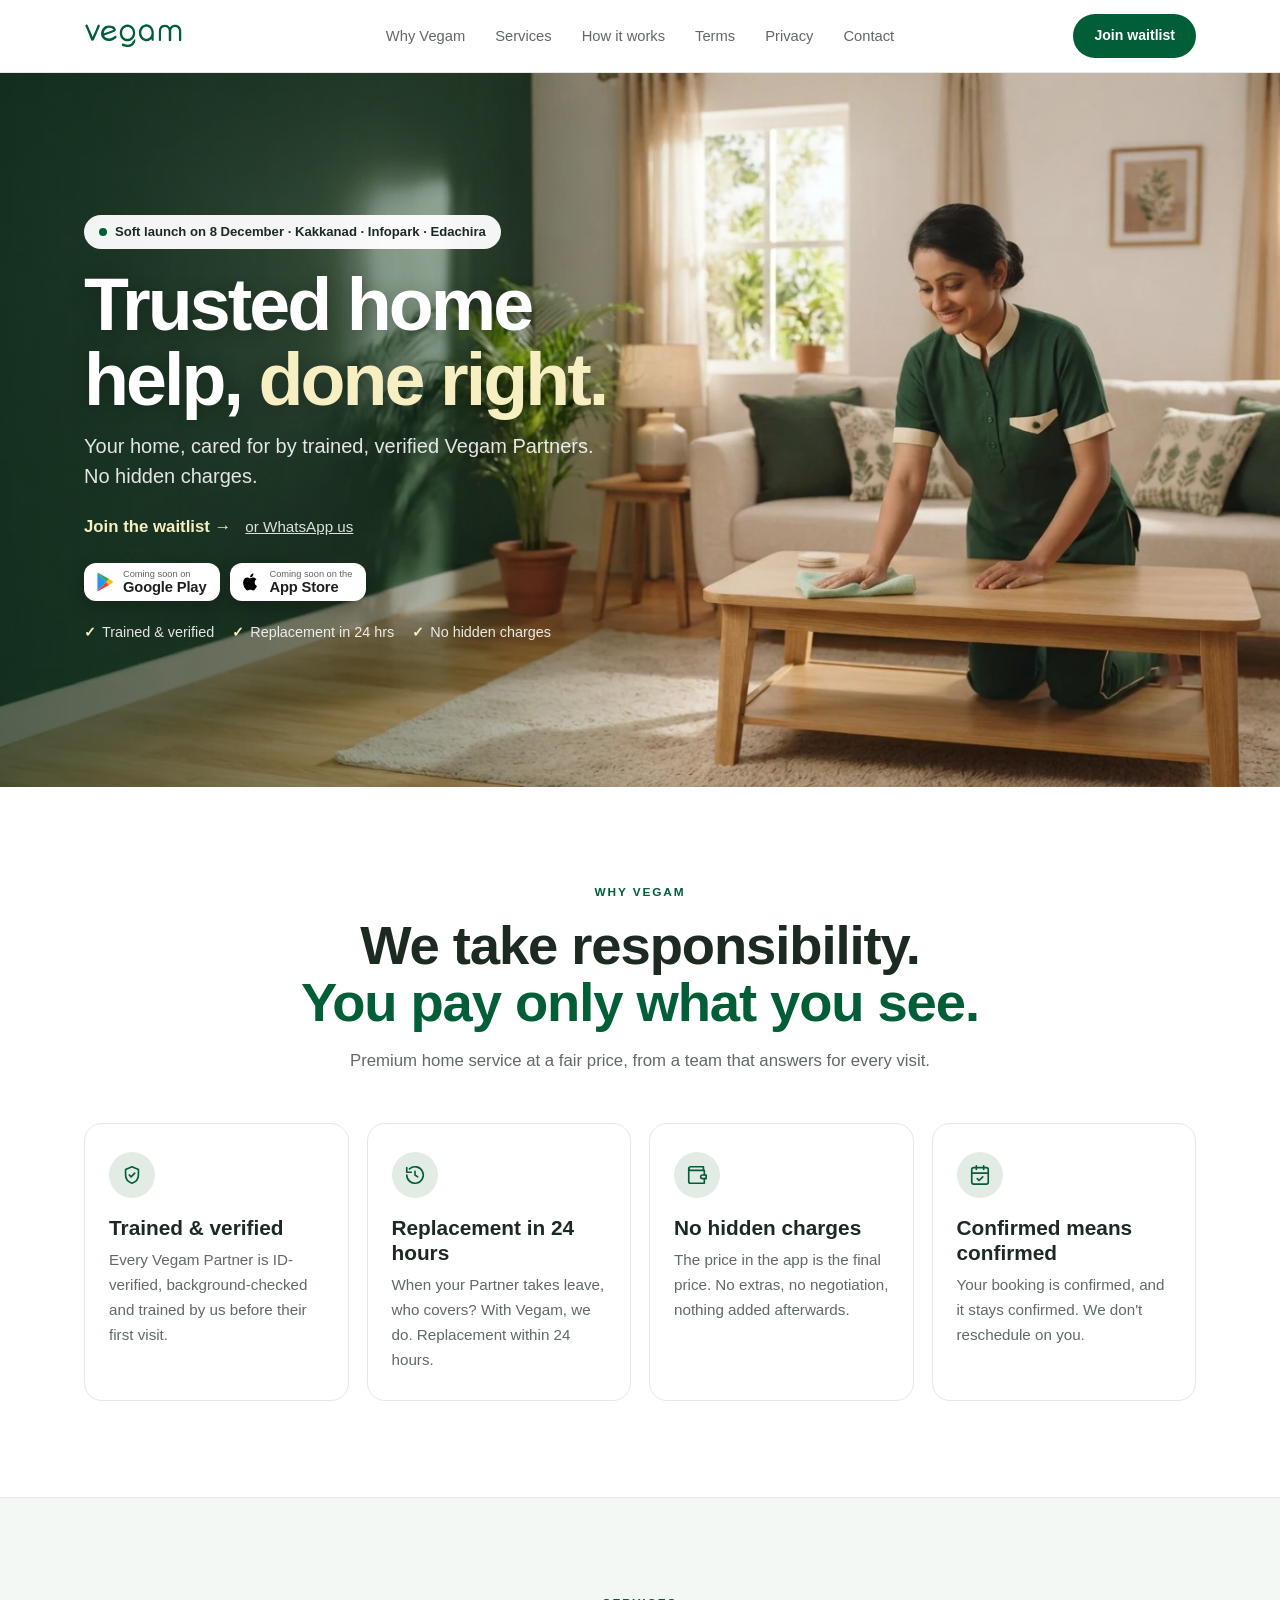
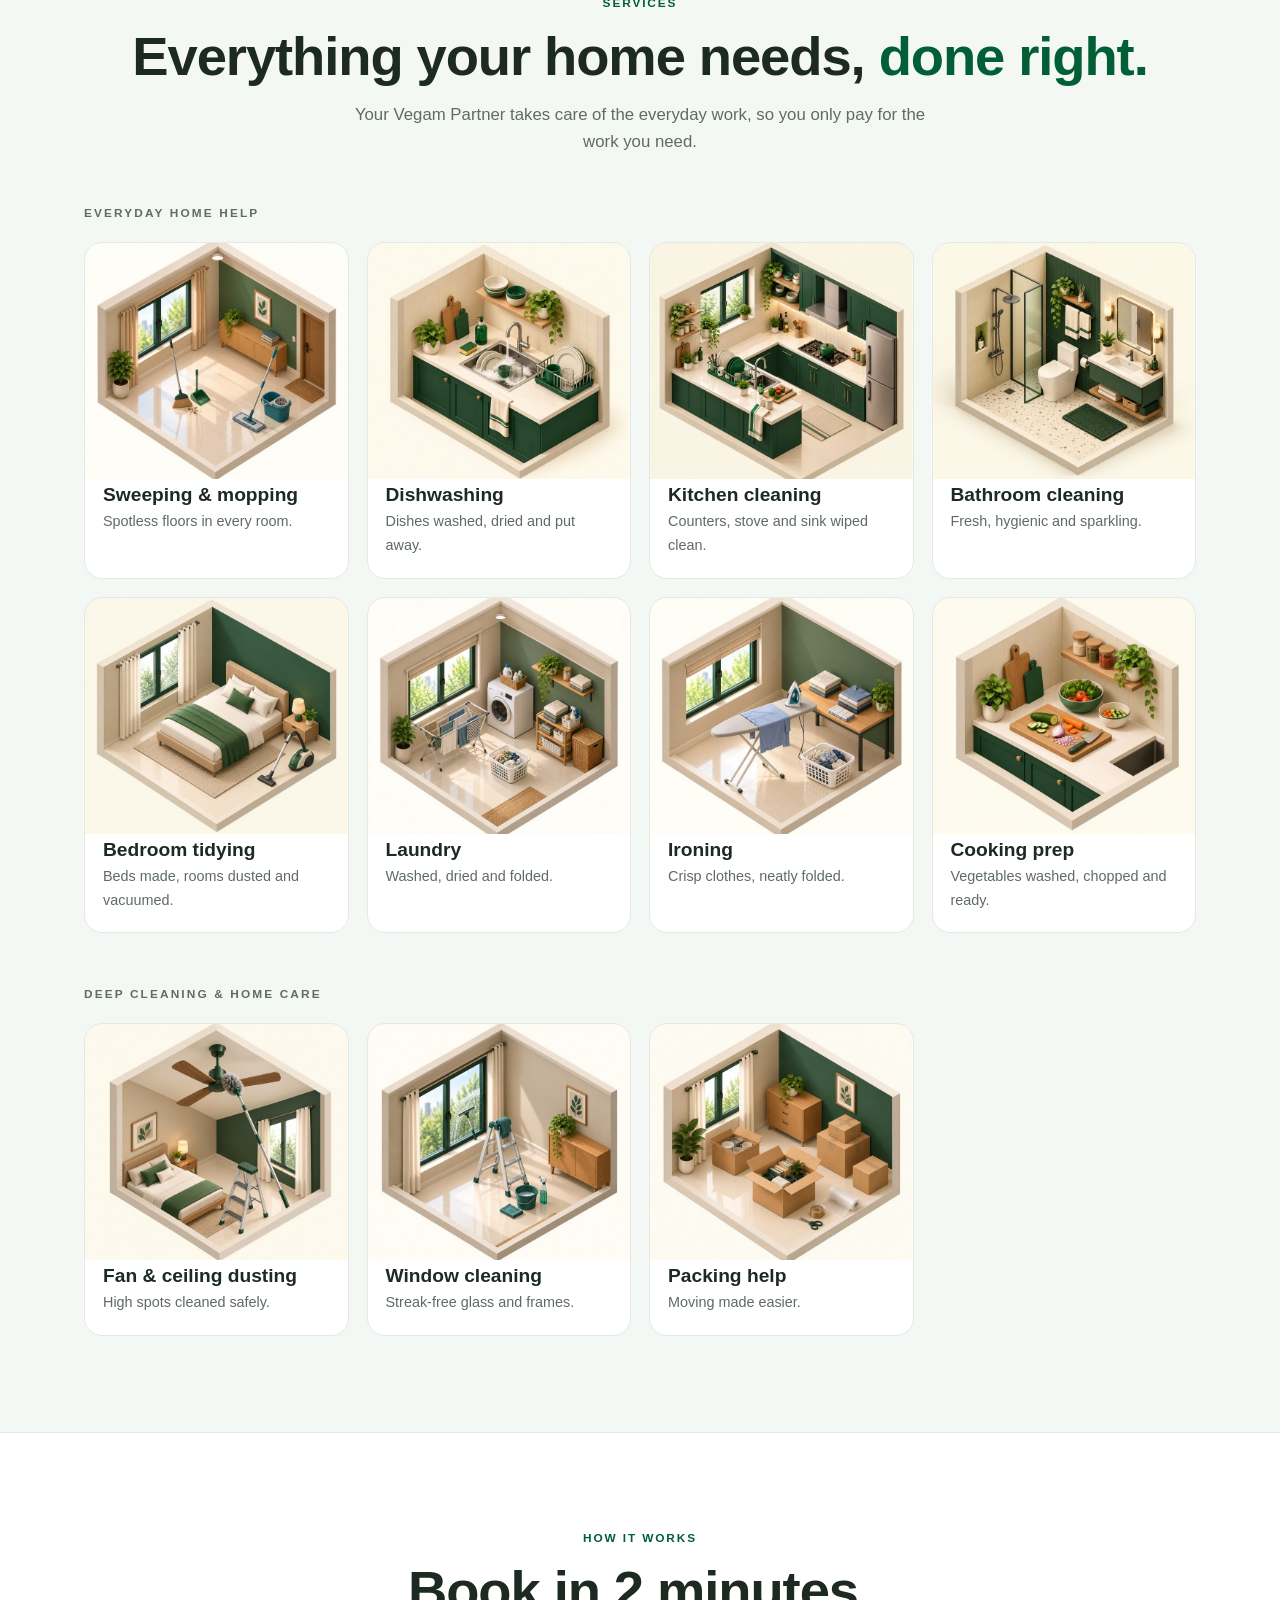
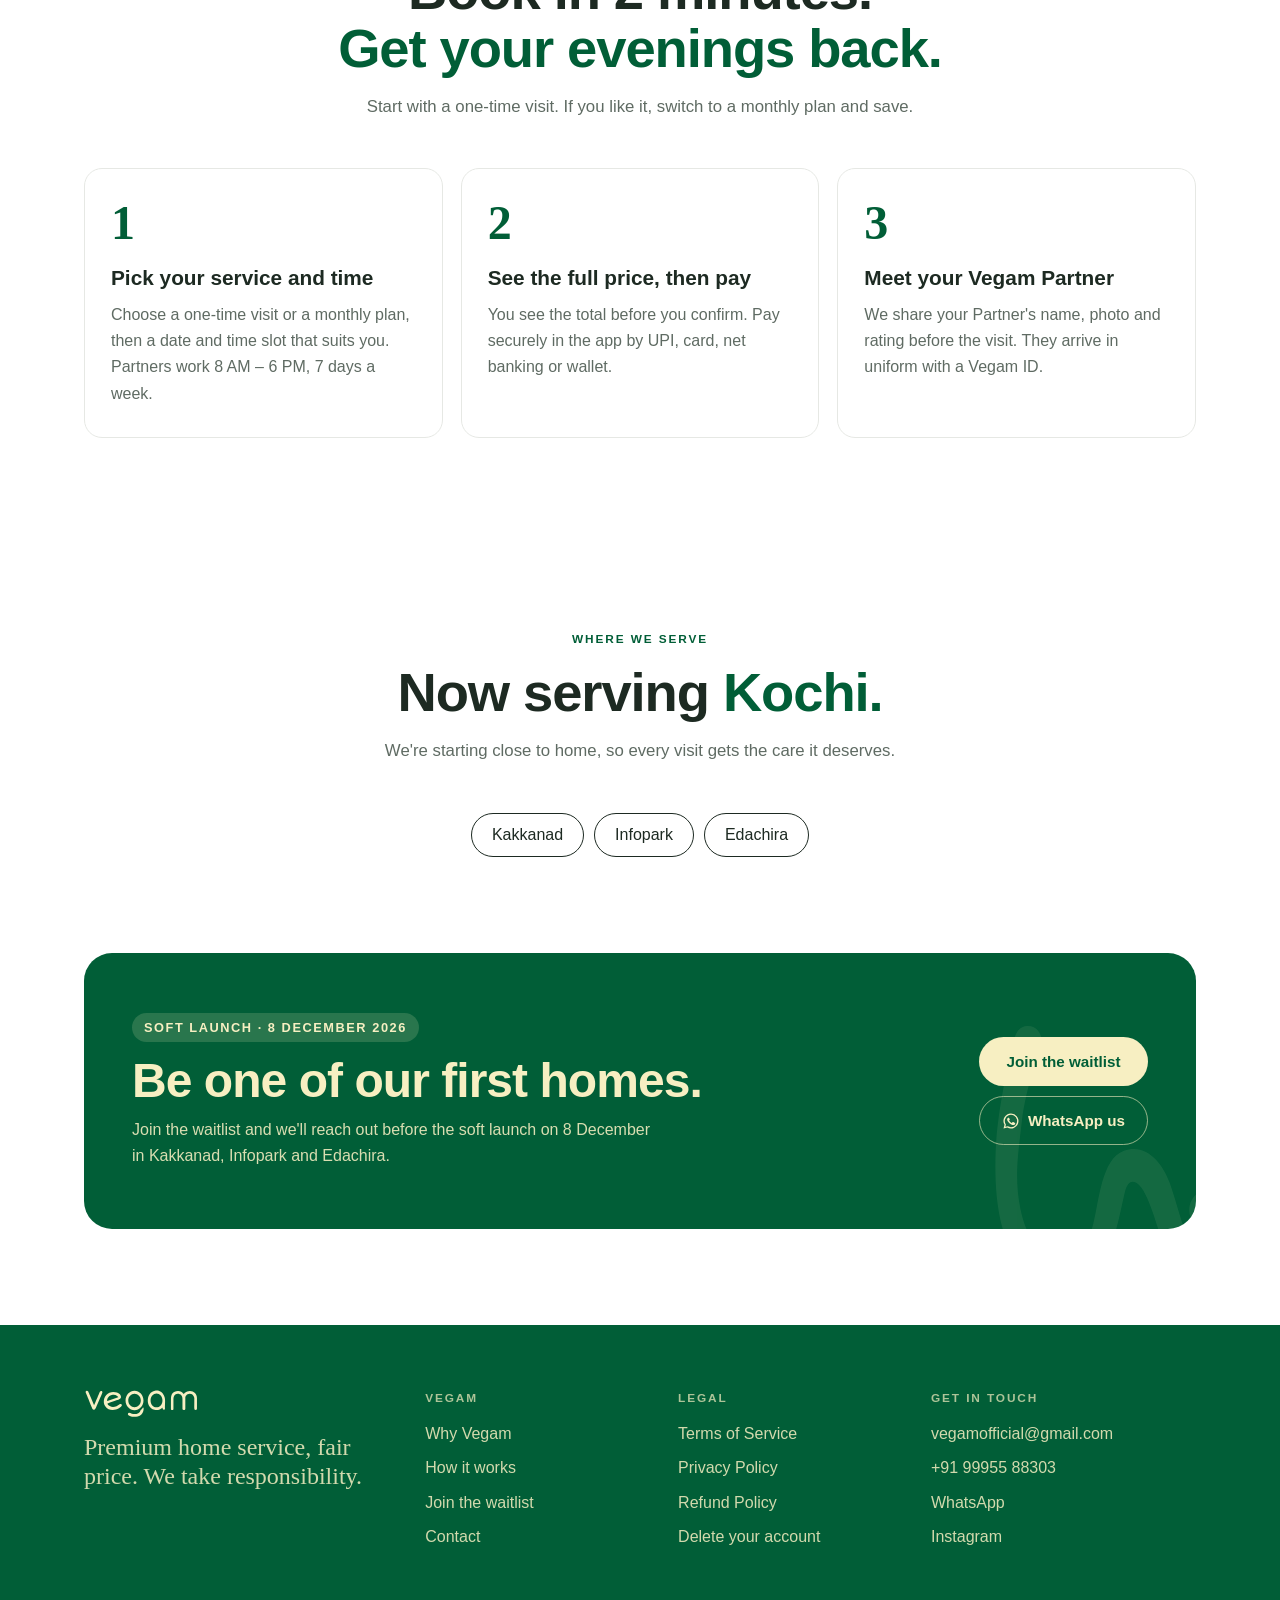
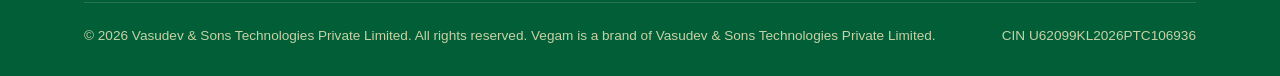
<file: index.html>
<!DOCTYPE html>
<html lang="en">
<head>
  <meta charset="UTF-8">
  <meta name="viewport" content="width=device-width, initial-scale=1.0">
  <meta http-equiv="Content-Security-Policy" content="default-src 'none'; script-src 'self' https://tracker.metricool.com; style-src 'self' https://fonts.googleapis.com; font-src https://fonts.gstatic.com; img-src 'self' https://tracker.metricool.com; connect-src https://tracker.metricool.com; manifest-src 'self'; object-src 'none'; base-uri 'none'; form-action 'none'; upgrade-insecure-requests">
  <meta name="referrer" content="strict-origin-when-cross-origin">
  <title>Vegam – Premium home service, fair price</title>
  <meta name="description" content="Book a trained, verified Vegam Partner for home maid service in Kakkanad, Infopark and Edachira. No hidden charges. Replacement within 24 hours.">
  <link rel="icon" type="image/svg+xml" href="assets/icon.svg">
  <link rel="apple-touch-icon" href="assets/icon.png">
  <meta property="og:title" content="Vegam – Premium home service, fair price">
  <meta property="og:description" content="Your home, cared for by trained professionals. Book in 2 minutes. No hidden charges.">
  <meta property="og:image" content="assets/icon.png">
  <link rel="preconnect" href="https://fonts.googleapis.com">
  <link rel="preconnect" href="https://fonts.gstatic.com" crossorigin>
  <link href="https://fonts.googleapis.com/css2?family=DM+Sans:opsz,wght@9..40,400..800&family=Caveat:wght@500;700&display=swap" rel="stylesheet">
  <link rel="stylesheet" href="styles.css?v=20261123">
</head>
<body>

  <header class="site-header">
    <div class="wrap">
      <a href="index.html" class="brand" aria-label="Vegam home">
        <img class="word" src="assets/wordmark-green.svg" alt="Vegam">
      </a>
      <button class="nav-toggle" type="button" aria-label="Open menu" aria-expanded="false" aria-controls="site-nav">
        <svg viewBox="0 0 24 24" fill="none" stroke-width="2" stroke-linecap="round"><path class="l1" d="M4 7h16"/><path class="l2" d="M4 12h16"/><path class="l3" d="M4 17h16"/></svg>
      </button>
      <nav class="nav" id="site-nav" aria-label="Main">
        <a href="#why">Why Vegam</a>
        <a href="#services">Services</a>
        <a href="#how">How it works</a>
        <a href="terms.html">Terms</a>
        <a href="privacy.html">Privacy</a>
        <a href="contact.html">Contact</a>
      </nav>
      <a href="https://wa.me/919995588303?text=Hi%20Vegam%2C%20please%20add%20me%20to%20the%20waitlist." data-link="waitlist" target="_blank" rel="noopener noreferrer" class="btn btn-green header-cta">Join waitlist</a>
    </div>
  </header>

  <main>
    <!-- ================= HERO ================= -->
    <!-- Hero photo is set in styles.css (.hero-photo) -->
    <section class="hero hero-photo" id="download">
      <div class="wrap hero-grid">
        <div class="hero-text">
          <span class="pill"><span class="dot"></span><span>Soft launch on 8 December<span class="pill-sep"> · </span><span class="pill-place">Kakkanad · Infopark · Edachira</span></span></span>
          <h1>Trusted home help, <span class="hl">done right.</span></h1>
          <p class="lead">Your home, cared for by trained, verified Vegam Partners. No hidden charges.</p>

          <p class="hero-links">
            <a class="arrow-link" data-link="waitlist" href="https://wa.me/919995588303?text=Hi%20Vegam%2C%20please%20add%20me%20to%20the%20waitlist." target="_blank" rel="noopener noreferrer">Join the waitlist <span aria-hidden="true">→</span></a>
            <a class="soft-link" data-link="whatsapp" href="https://wa.me/919995588303?text=Hi%20Vegam%2C%20I%27d%20like%20to%20know%20more." target="_blank" rel="noopener noreferrer">or WhatsApp us</a>
          </p>

          <!--
            STORE BUTTONS — when the app is live:
              1. Replace href="#" with the Play Store / App Store link
              2. Remove the word  soon  from class="store soon"
              3. Change "Coming soon on" to "GET IT ON" / "Download on the"
          -->
          <div class="store-row">
            <a class="store soon" href="#" target="_blank" rel="noopener noreferrer">
              <svg class="play-logo" viewBox="0 0 24 24" aria-hidden="true"><path fill="#2196f3" d="M3.3 1.6 13.6 12 3.3 22.4c-.3-.3-.4-.7-.4-1.2V2.8c0-.5.1-.9.4-1.2z"/><path fill="#34a853" d="M3.3 1.6c.4-.4 1-.4 1.6-.1l12 6.8-3.3 3.7z"/><path fill="#ea4335" d="M13.6 12l3.3 3.7-12 6.8c-.6.3-1.2.3-1.6-.1z"/><path fill="#fbbc04" d="m16.9 8.3 3.6 2.1c1.2.7 1.2 2.5 0 3.2l-3.6 2.1-3.3-3.7z"/></svg>
              <span><small>Coming soon on</small><strong>Google Play</strong></span>
            </a>
            <a class="store soon" href="#" target="_blank" rel="noopener noreferrer">
              <svg viewBox="0 0 24 24" aria-hidden="true"><path d="M16.4 12.6c0-2.6 2.1-3.8 2.2-3.9-1.2-1.8-3.1-2-3.7-2-1.6-.2-3.1.9-3.9.9-.8 0-2-.9-3.4-.9-1.7 0-3.3 1-4.2 2.6-1.8 3.1-.5 7.7 1.3 10.2.9 1.2 1.9 2.6 3.2 2.6 1.3-.1 1.8-.8 3.3-.8 1.6 0 2 .8 3.4.8 1.4 0 2.3-1.3 3.1-2.5 1-1.4 1.4-2.8 1.4-2.9-.1 0-2.7-1-2.7-4.1zM13.9 5c.7-.9 1.2-2 1-3.2-1 0-2.2.7-3 1.5-.6.7-1.2 1.9-1 3.1 1.1.1 2.3-.6 3-1.4z"/></svg>
              <span><small>Coming soon on the</small><strong>App Store</strong></span>
            </a>
          </div>

          <ul class="trust-row">
            <li>Trained &amp; verified</li>
            <li>Replacement in 24 hrs</li>
            <li>No hidden charges</li>
          </ul>
        </div>

      </div>
    </section>

    <!-- ================= WHY VEGAM ================= -->
    <section class="block" id="why">
      <div class="wrap">
        <div class="center">
          <p class="eyebrow">Why Vegam</p>
          <h2 class="section-title">We take responsibility.<br><span class="hl">You pay only what you see.</span></h2>
          <p class="section-lead">Premium home service at a fair price, from a team that answers for every visit.</p>
        </div>

        <div class="grid-4">
          <div class="feature">
            <div class="icon"><svg viewBox="0 0 24 24"><path d="M12 3l7 3v6c0 4.5-3 7.6-7 9-4-1.4-7-4.5-7-9V6l7-3z"/><path d="M9 12l2 2 4-4"/></svg></div>
            <h3>Trained &amp; verified</h3>
            <p>Every Vegam Partner is ID-verified, background-checked and trained by us before their first visit.</p>
          </div>
          <div class="feature">
            <div class="icon"><svg viewBox="0 0 24 24"><path d="M3 12a9 9 0 1 0 3-6.7"/><path d="M3 4v5h5"/><path d="M12 8v4l3 2"/></svg></div>
            <h3>Replacement in 24 hours</h3>
            <p>When your Partner takes leave, who covers? With Vegam, we do. Replacement within 24 hours.</p>
          </div>
          <div class="feature">
            <div class="icon"><svg viewBox="0 0 24 24"><path d="M20 12V7H5a2 2 0 0 1 0-4h14v4"/><path d="M3 5v14a2 2 0 0 0 2 2h15v-5"/><path d="M18 12a2 2 0 0 0 0 4h4v-4z"/></svg></div>
            <h3>No hidden charges</h3>
            <p>The price in the app is the final price. No extras, no negotiation, nothing added afterwards.</p>
          </div>
          <div class="feature">
            <div class="icon"><svg viewBox="0 0 24 24"><rect x="3" y="4" width="18" height="18" rx="2"/><path d="M16 2v4M8 2v4M3 10h18"/><path d="M9 16l2 2 4-4"/></svg></div>
            <h3>Confirmed means confirmed</h3>
            <p>Your booking is confirmed, and it stays confirmed. We don't reschedule on you.</p>
          </div>
        </div>
      </div>
    </section>

    <!-- ================= SERVICES ================= -->
    <section class="block bg-cream" id="services">
      <div class="wrap">
        <div class="center">
          <p class="eyebrow">Services</p>
          <h2 class="section-title">Everything your home needs, <span class="hl">done right.</span></h2>
          <p class="section-lead">Your Vegam Partner takes care of the everyday work, so you only pay for the work you need.</p>
        </div>

        <h3 class="subhead">Everyday home help</h3>
        <div class="services">
          <div class="service">
            <div class="pic"><img src="assets/services/mopping.jpg" alt="A clean living room with a broom, dustpan and mop" loading="lazy"></div>
            <div class="body"><h3>Sweeping &amp; mopping</h3><p>Spotless floors in every room.</p></div>
          </div>
          <div class="service">
            <div class="pic"><img src="assets/services/dishes.jpg" alt="Dishes being washed in a kitchen sink" loading="lazy"></div>
            <div class="body"><h3>Dishwashing</h3><p>Dishes washed, dried and put away.</p></div>
          </div>
          <div class="service">
            <div class="pic"><img src="assets/services/kitchen.jpg" alt="A tidy kitchen with green cabinets" loading="lazy"></div>
            <div class="body"><h3>Kitchen cleaning</h3><p>Counters, stove and sink wiped clean.</p></div>
          </div>
          <div class="service">
            <div class="pic"><img src="assets/services/bathroom.jpg" alt="A clean bathroom with a shower and green vanity" loading="lazy"></div>
            <div class="body"><h3>Bathroom cleaning</h3><p>Fresh, hygienic and sparkling.</p></div>
          </div>
          <div class="service">
            <div class="pic"><img src="assets/services/bedroom.jpg" alt="A neat bedroom with a vacuum cleaner" loading="lazy"></div>
            <div class="body"><h3>Bedroom tidying</h3><p>Beds made, rooms dusted and vacuumed.</p></div>
          </div>
          <div class="service">
            <div class="pic"><img src="assets/services/laundry.jpg" alt="A laundry room with a washing machine and drying rack" loading="lazy"></div>
            <div class="body"><h3>Laundry</h3><p>Washed, dried and folded.</p></div>
          </div>
          <div class="service">
            <div class="pic"><img src="assets/services/ironing.jpg" alt="An ironing board with a shirt and folded clothes" loading="lazy"></div>
            <div class="body"><h3>Ironing</h3><p>Crisp clothes, neatly folded.</p></div>
          </div>
          <div class="service">
            <div class="pic"><img src="assets/services/cooking-prep.jpg" alt="Vegetables chopped on a cutting board" loading="lazy"></div>
            <div class="body"><h3>Cooking prep</h3><p>Vegetables washed, chopped and ready.</p></div>
          </div>
        </div>

        <h3 class="subhead">Deep cleaning &amp; home care</h3>
        <div class="services">
          <div class="service">
            <div class="pic"><img src="assets/services/dusting.jpg" alt="A ceiling fan being dusted" loading="lazy"></div>
            <div class="body"><h3>Fan &amp; ceiling dusting</h3><p>High spots cleaned safely.</p></div>
          </div>
          <div class="service">
            <div class="pic"><img src="assets/services/windows.jpg" alt="A window being cleaned with a squeegee" loading="lazy"></div>
            <div class="body"><h3>Window cleaning</h3><p>Streak-free glass and frames.</p></div>
          </div>
          <div class="service">
            <div class="pic"><img src="assets/services/packing.jpg" alt="Boxes being packed in a room" loading="lazy"></div>
            <div class="body"><h3>Packing help</h3><p>Moving made easier.</p></div>
          </div>
        </div>
      </div>
    </section>

    <!-- ================= HOW IT WORKS ================= -->
    <section class="block" id="how">
      <div class="wrap">
        <div class="center">
          <p class="eyebrow">How it works</p>
          <h2 class="section-title">Book in 2 minutes.<br><span class="hl">Get your evenings back.</span></h2>
          <p class="section-lead">Start with a one-time visit. If you like it, switch to a monthly plan and save.</p>
        </div>

        <div class="grid-3">
          <div class="step">
            <div class="num">1</div>
            <h3>Pick your service and time</h3>
            <p>Choose a one-time visit or a monthly plan, then a date and time slot that suits you. Partners work 8 AM – 6 PM, 7 days a week.</p>
          </div>
          <div class="step">
            <div class="num">2</div>
            <h3>See the full price, then pay</h3>
            <p>You see the total before you confirm. Pay securely in the app by UPI, card, net banking or wallet.</p>
          </div>
          <div class="step">
            <div class="num">3</div>
            <h3>Meet your Vegam Partner</h3>
            <p>We share your Partner's name, photo and rating before the visit. They arrive in uniform with a Vegam ID.</p>
          </div>
        </div>
      </div>
    </section>

    <!-- ================= AREAS ================= -->
    <section class="block">
      <div class="wrap center">
        <p class="eyebrow">Where we serve</p>
        <h2 class="section-title">Now serving <span class="hl">Kochi.</span></h2>
        <p class="section-lead">We're starting close to home, so every visit gets the care it deserves.</p>
        <div class="areas">
          <span class="area">Kakkanad</span>
          <span class="area">Infopark</span>
          <span class="area">Edachira</span>
        </div>
      </div>
    </section>

    <!-- ================= CTA ================= -->
    <section class="block pt-0">
      <div class="wrap">
        <div class="cta-band">
          <img class="bg-mark" src="assets/mark-cream.svg" alt="">
          <div>
            <p class="cta-date">Soft launch · 8 December 2026</p>
            <h2>Be one of our <span class="hl">first homes.</span></h2>
            <p>Join the waitlist and we'll reach out before the soft launch on 8 December in Kakkanad, Infopark and Edachira.</p>
          </div>
          <div class="cta-buttons">
            <a class="btn btn-cream" data-link="waitlist" href="https://wa.me/919995588303?text=Hi%20Vegam%2C%20please%20add%20me%20to%20the%20waitlist." target="_blank" rel="noopener noreferrer">Join the waitlist</a>
            <a class="btn btn-ghost-cream" data-link="whatsapp" href="https://wa.me/919995588303?text=Hi%20Vegam%2C%20I%27d%20like%20to%20know%20more." target="_blank" rel="noopener noreferrer">
              <svg viewBox="0 0 24 24" aria-hidden="true"><path d="M12 2a10 10 0 0 0-8.6 15.1L2 22l5-1.3A10 10 0 1 0 12 2zm0 18.2a8.2 8.2 0 0 1-4.2-1.1l-.3-.2-3 .8.8-2.9-.2-.3A8.2 8.2 0 1 1 12 20.2zm4.5-6.1c-.2-.1-1.5-.7-1.7-.8-.2-.1-.4-.1-.6.1l-.8 1c-.1.2-.3.2-.5.1a6.7 6.7 0 0 1-3.3-2.9c-.3-.4.2-.4.7-1.4.1-.2 0-.3 0-.4l-.8-1.8c-.2-.5-.4-.4-.6-.4h-.5a1 1 0 0 0-.7.3 3 3 0 0 0-.9 2.2 5.2 5.2 0 0 0 1.1 2.7 11.8 11.8 0 0 0 4.5 4c1.7.7 2.3.8 3.2.6a2.7 2.7 0 0 0 1.8-1.2 2.2 2.2 0 0 0 .2-1.3c-.1-.1-.3-.2-.5-.3z"/></svg>
              WhatsApp us
            </a>
          </div>
        </div>
      </div>
    </section>
  </main>

  <footer class="site-footer">
    <div class="wrap">
      <div class="footer-top">
        <div class="footer-brand">
          <img src="assets/wordmark-cream.svg" alt="Vegam">
          <p>Premium home service, fair price. We take responsibility.</p>
        </div>
        <div>
          <h4>Vegam</h4>
          <ul>
            <li><a href="index.html#why">Why Vegam</a></li>
            <li><a href="index.html#how">How it works</a></li>
            <li><a href="https://wa.me/919995588303?text=Hi%20Vegam%2C%20please%20add%20me%20to%20the%20waitlist." data-link="waitlist" target="_blank" rel="noopener noreferrer">Join the waitlist</a></li>
            <li><a href="contact.html">Contact</a></li>
          </ul>
        </div>
        <div>
          <h4>Legal</h4>
          <ul>
            <li><a href="terms.html">Terms of Service</a></li>
            <li><a href="privacy.html">Privacy Policy</a></li>
            <li><a href="refund.html">Refund Policy</a></li>
            <li><a href="privacy.html#delete-account">Delete your account</a></li>
          </ul>
        </div>
        <div>
          <h4>Get in touch</h4>
          <ul>
            <li><a href="mailto:vegamofficial@gmail.com">vegamofficial@gmail.com</a></li>
            <li><a href="tel:+919995588303">+91 99955 88303</a></li>
            <li><a href="https://wa.me/919995588303" data-link="whatsapp" target="_blank" rel="noopener noreferrer">WhatsApp</a></li>
            <li><a href="#" data-link="instagram" target="_blank" rel="noopener noreferrer">Instagram</a></li>
          </ul>
        </div>
      </div>
      <div class="footer-bottom">
        <p>&copy; <span class="year">2026</span> Vasudev &amp; Sons Technologies Private Limited. All rights reserved. Vegam is a brand of Vasudev &amp; Sons Technologies Private Limited.</p>
        <p>CIN U62099KL2026PTC106936</p>
      </div>
    </div>
  </footer>

  <script src="metricool.js?v=20261124"></script>
  <script src="script.js?v=20261123"></script>
</body>
</html>
</file>
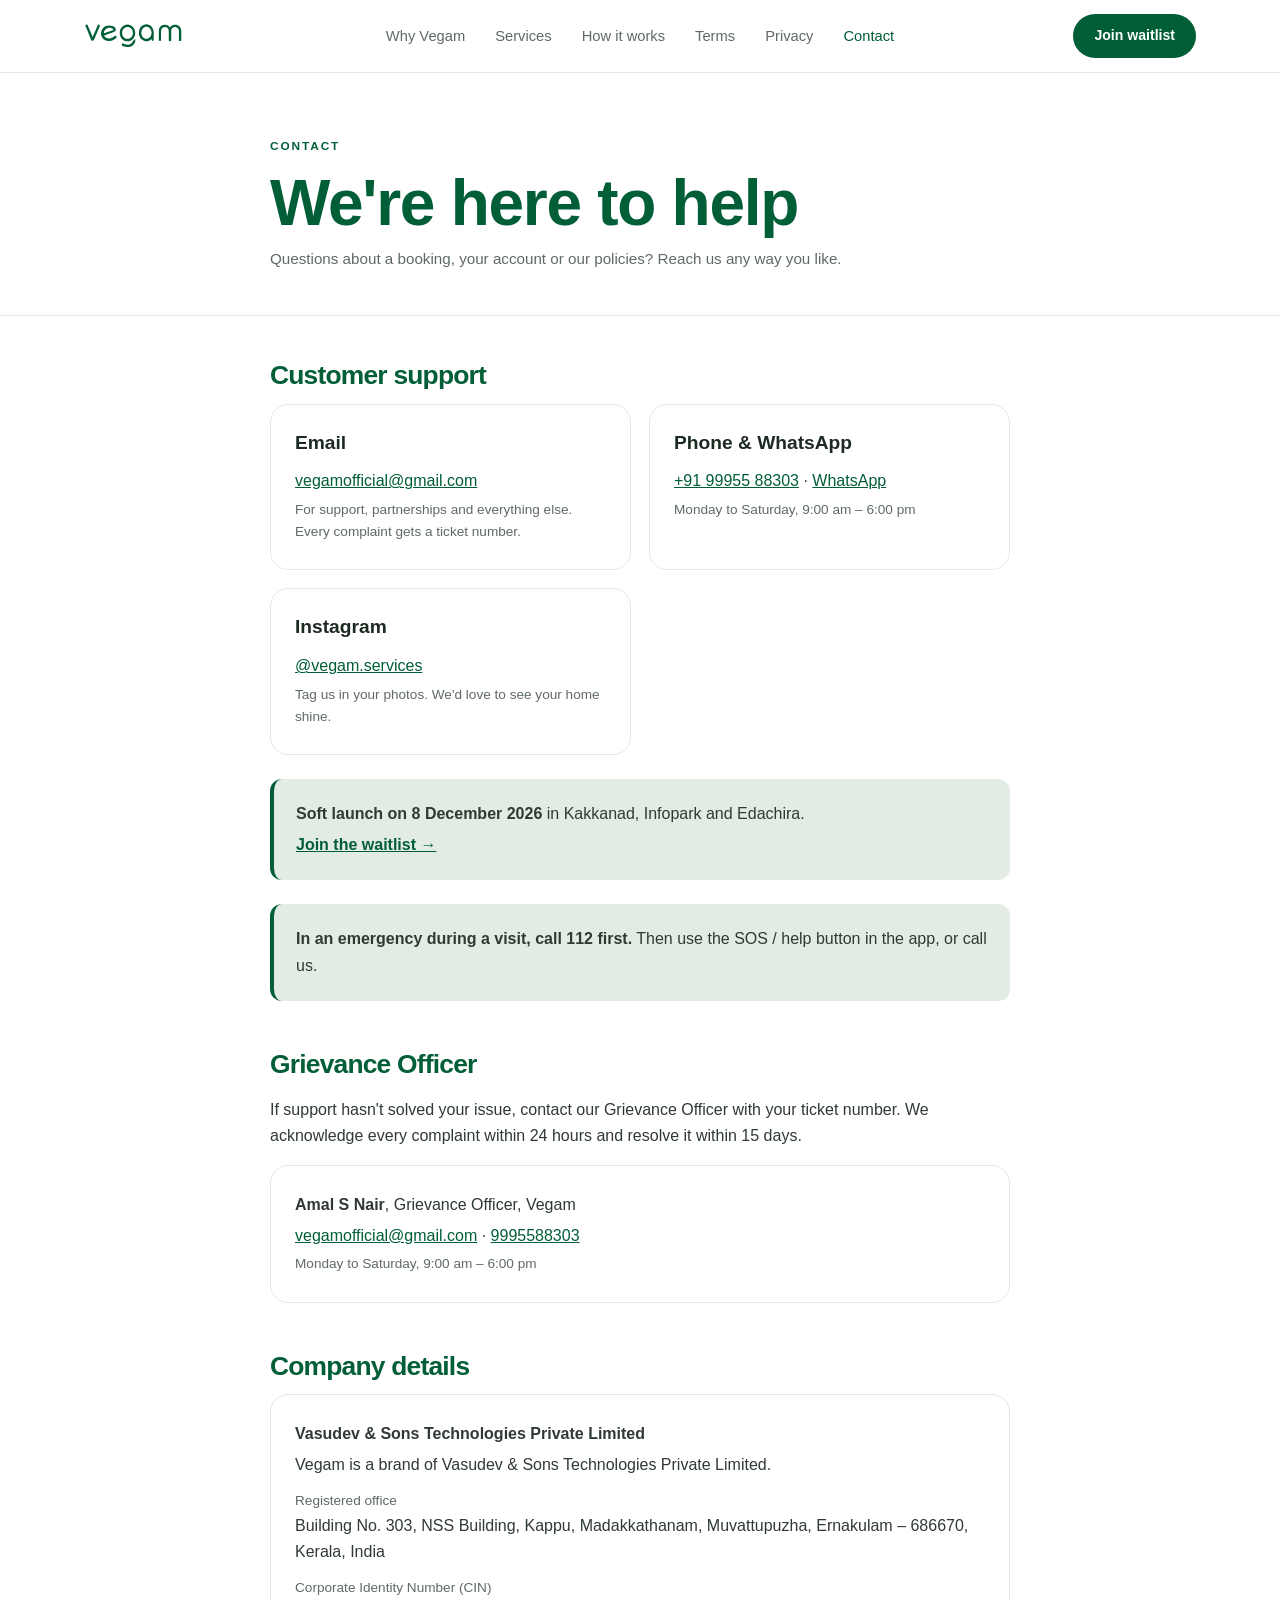
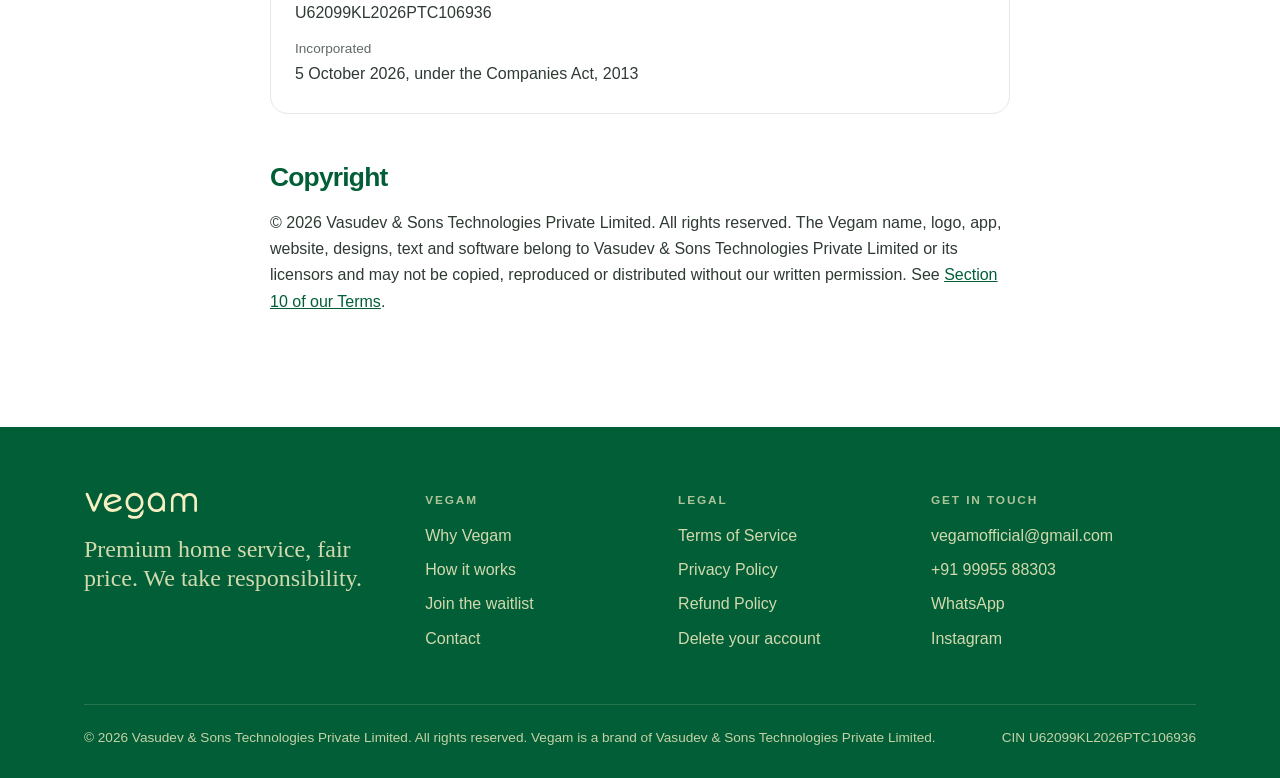
<file: contact.html>
<!DOCTYPE html>
<html lang="en">
<head>
  <meta charset="UTF-8">
  <meta name="viewport" content="width=device-width, initial-scale=1.0">
  <meta http-equiv="Content-Security-Policy" content="default-src 'none'; script-src 'self' https://tracker.metricool.com; style-src 'self' https://fonts.googleapis.com; font-src https://fonts.gstatic.com; img-src 'self' https://tracker.metricool.com; connect-src https://tracker.metricool.com; manifest-src 'self'; object-src 'none'; base-uri 'none'; form-action 'none'; upgrade-insecure-requests">
  <meta name="referrer" content="strict-origin-when-cross-origin">
  <title>Contact – Vegam</title>
  <meta name="description" content="Contact Vegam support and see our registered company details.">
  <link rel="icon" type="image/svg+xml" href="assets/icon.svg">
  <link rel="apple-touch-icon" href="assets/icon.png">
  <link rel="preconnect" href="https://fonts.googleapis.com">
  <link rel="preconnect" href="https://fonts.gstatic.com" crossorigin>
  <link href="https://fonts.googleapis.com/css2?family=DM+Sans:opsz,wght@9..40,400..800&family=Caveat:wght@500;700&display=swap" rel="stylesheet">
  <link rel="stylesheet" href="styles.css?v=20261123">
</head>
<body>

  <header class="site-header">
    <div class="wrap">
      <a href="index.html" class="brand" aria-label="Vegam home">
        <img class="word" src="assets/wordmark-green.svg" alt="Vegam">
      </a>
      <button class="nav-toggle" type="button" aria-label="Open menu" aria-expanded="false" aria-controls="site-nav">
        <svg viewBox="0 0 24 24" fill="none" stroke-width="2" stroke-linecap="round"><path class="l1" d="M4 7h16"/><path class="l2" d="M4 12h16"/><path class="l3" d="M4 17h16"/></svg>
      </button>
      <nav class="nav" id="site-nav" aria-label="Main">
        <a href="index.html#why">Why Vegam</a>
        <a href="index.html#services">Services</a>
        <a href="index.html#how">How it works</a>
        <a href="terms.html">Terms</a>
        <a href="privacy.html">Privacy</a>
        <a href="contact.html" class="active">Contact</a>
      </nav>
      <a href="https://wa.me/919995588303?text=Hi%20Vegam%2C%20please%20add%20me%20to%20the%20waitlist." data-link="waitlist" target="_blank" rel="noopener noreferrer" class="btn btn-green header-cta">Join waitlist</a>
    </div>
  </header>

  <main>
    <div class="doc-hero">
      <div class="wrap-doc">
        <p class="eyebrow">Contact</p>
        <h1>We're here to help</h1>
        <p class="meta">Questions about a booking, your account or our policies? Reach us any way you like.</p>
      </div>
    </div>

    <article class="doc">
      <div class="wrap-doc">

        <h2 class="mt-0">Customer support</h2>
        <div class="info-grid">
          <div class="info-card">
            <h3>Email</h3>
            <p><a href="mailto:vegamofficial@gmail.com">vegamofficial@gmail.com</a></p>
            <p class="label">For support, partnerships and everything else. Every complaint gets a ticket number.</p>
          </div>
          <div class="info-card">
            <h3>Phone &amp; WhatsApp</h3>
            <p><a href="tel:+919995588303">+91 99955 88303</a> · <a href="https://wa.me/919995588303" data-link="whatsapp" target="_blank" rel="noopener noreferrer">WhatsApp</a></p>
            <p class="label">Monday to Saturday, 9:00 am – 6:00 pm</p>
          </div>
          <div class="info-card" data-hide-if-empty="instagram">
            <h3>Instagram</h3>
            <p><a href="#" data-link="instagram" data-show-handle target="_blank" rel="noopener noreferrer">Follow Vegam</a></p>
            <p class="label">Tag us in your photos. We'd love to see your home shine.</p>
          </div>
        </div>

        <div class="callout">
          <p><strong>Soft launch on 8 December 2026</strong> in Kakkanad, Infopark and Edachira.</p>
          <p><a href="https://wa.me/919995588303?text=Hi%20Vegam%2C%20please%20add%20me%20to%20the%20waitlist." data-link="waitlist" target="_blank" rel="noopener noreferrer"><strong>Join the waitlist →</strong></a></p>
        </div>

        <div class="callout">
          <p><strong>In an emergency during a visit, call 112 first.</strong> Then use the SOS / help button in the app, or call us.</p>
        </div>

        <h2>Grievance Officer</h2>
        <p>If support hasn't solved your issue, contact our Grievance Officer with your ticket number. We acknowledge every complaint within 24 hours and resolve it within 15 days.</p>
        <div class="info-card">
          <p><strong>Amal S Nair</strong>, Grievance Officer, Vegam</p>
          <p><a href="mailto:vegamofficial@gmail.com">vegamofficial@gmail.com</a> · <a href="tel:+919995588303">9995588303</a></p>
          <p class="label">Monday to Saturday, 9:00 am – 6:00 pm</p>
        </div>

        <h2>Company details</h2>
        <div class="info-card">
          <p><strong>Vasudev &amp; Sons Technologies Private Limited</strong></p>
          <p>Vegam is a brand of Vasudev &amp; Sons Technologies Private Limited.</p>
          <p class="mt-12"><span class="label">Registered office</span>Building No. 303, NSS Building, Kappu, Madakkathanam, Muvattupuzha, Ernakulam – 686670, Kerala, India</p>
          <p class="mt-12"><span class="label">Corporate Identity Number (CIN)</span>U62099KL2026PTC106936</p>
          <p class="mt-12"><span class="label">Incorporated</span>5 October 2026, under the Companies Act, 2013</p>
        </div>

        <h2>Copyright</h2>
        <p>&copy; <span class="year">2026</span> Vasudev &amp; Sons Technologies Private Limited. All rights reserved. The Vegam name, logo, app, website, designs, text and software belong to Vasudev &amp; Sons Technologies Private Limited or its licensors and may not be copied, reproduced or distributed without our written permission. See <a href="terms.html#ip">Section 10 of our Terms</a>.</p>

      </div>
    </article>
  </main>

  <footer class="site-footer">
    <div class="wrap">
      <div class="footer-top">
        <div class="footer-brand">
          <img src="assets/wordmark-cream.svg" alt="Vegam">
          <p>Premium home service, fair price. We take responsibility.</p>
        </div>
        <div>
          <h4>Vegam</h4>
          <ul>
            <li><a href="index.html#why">Why Vegam</a></li>
            <li><a href="index.html#how">How it works</a></li>
            <li><a href="https://wa.me/919995588303?text=Hi%20Vegam%2C%20please%20add%20me%20to%20the%20waitlist." data-link="waitlist" target="_blank" rel="noopener noreferrer">Join the waitlist</a></li>
            <li><a href="contact.html">Contact</a></li>
          </ul>
        </div>
        <div>
          <h4>Legal</h4>
          <ul>
            <li><a href="terms.html">Terms of Service</a></li>
            <li><a href="privacy.html">Privacy Policy</a></li>
            <li><a href="refund.html">Refund Policy</a></li>
            <li><a href="privacy.html#delete-account">Delete your account</a></li>
          </ul>
        </div>
        <div>
          <h4>Get in touch</h4>
          <ul>
            <li><a href="mailto:vegamofficial@gmail.com">vegamofficial@gmail.com</a></li>
            <li><a href="tel:+919995588303">+91 99955 88303</a></li>
            <li><a href="https://wa.me/919995588303" data-link="whatsapp" target="_blank" rel="noopener noreferrer">WhatsApp</a></li>
            <li><a href="#" data-link="instagram" target="_blank" rel="noopener noreferrer">Instagram</a></li>
          </ul>
        </div>
      </div>
      <div class="footer-bottom">
        <p>&copy; <span class="year">2026</span> Vasudev &amp; Sons Technologies Private Limited. All rights reserved. Vegam is a brand of Vasudev &amp; Sons Technologies Private Limited.</p>
        <p>CIN U62099KL2026PTC106936</p>
      </div>
    </div>
  </footer>

  <script src="metricool.js?v=20261124"></script>
  <script src="script.js?v=20261123"></script>
</body>
</html>
</file>
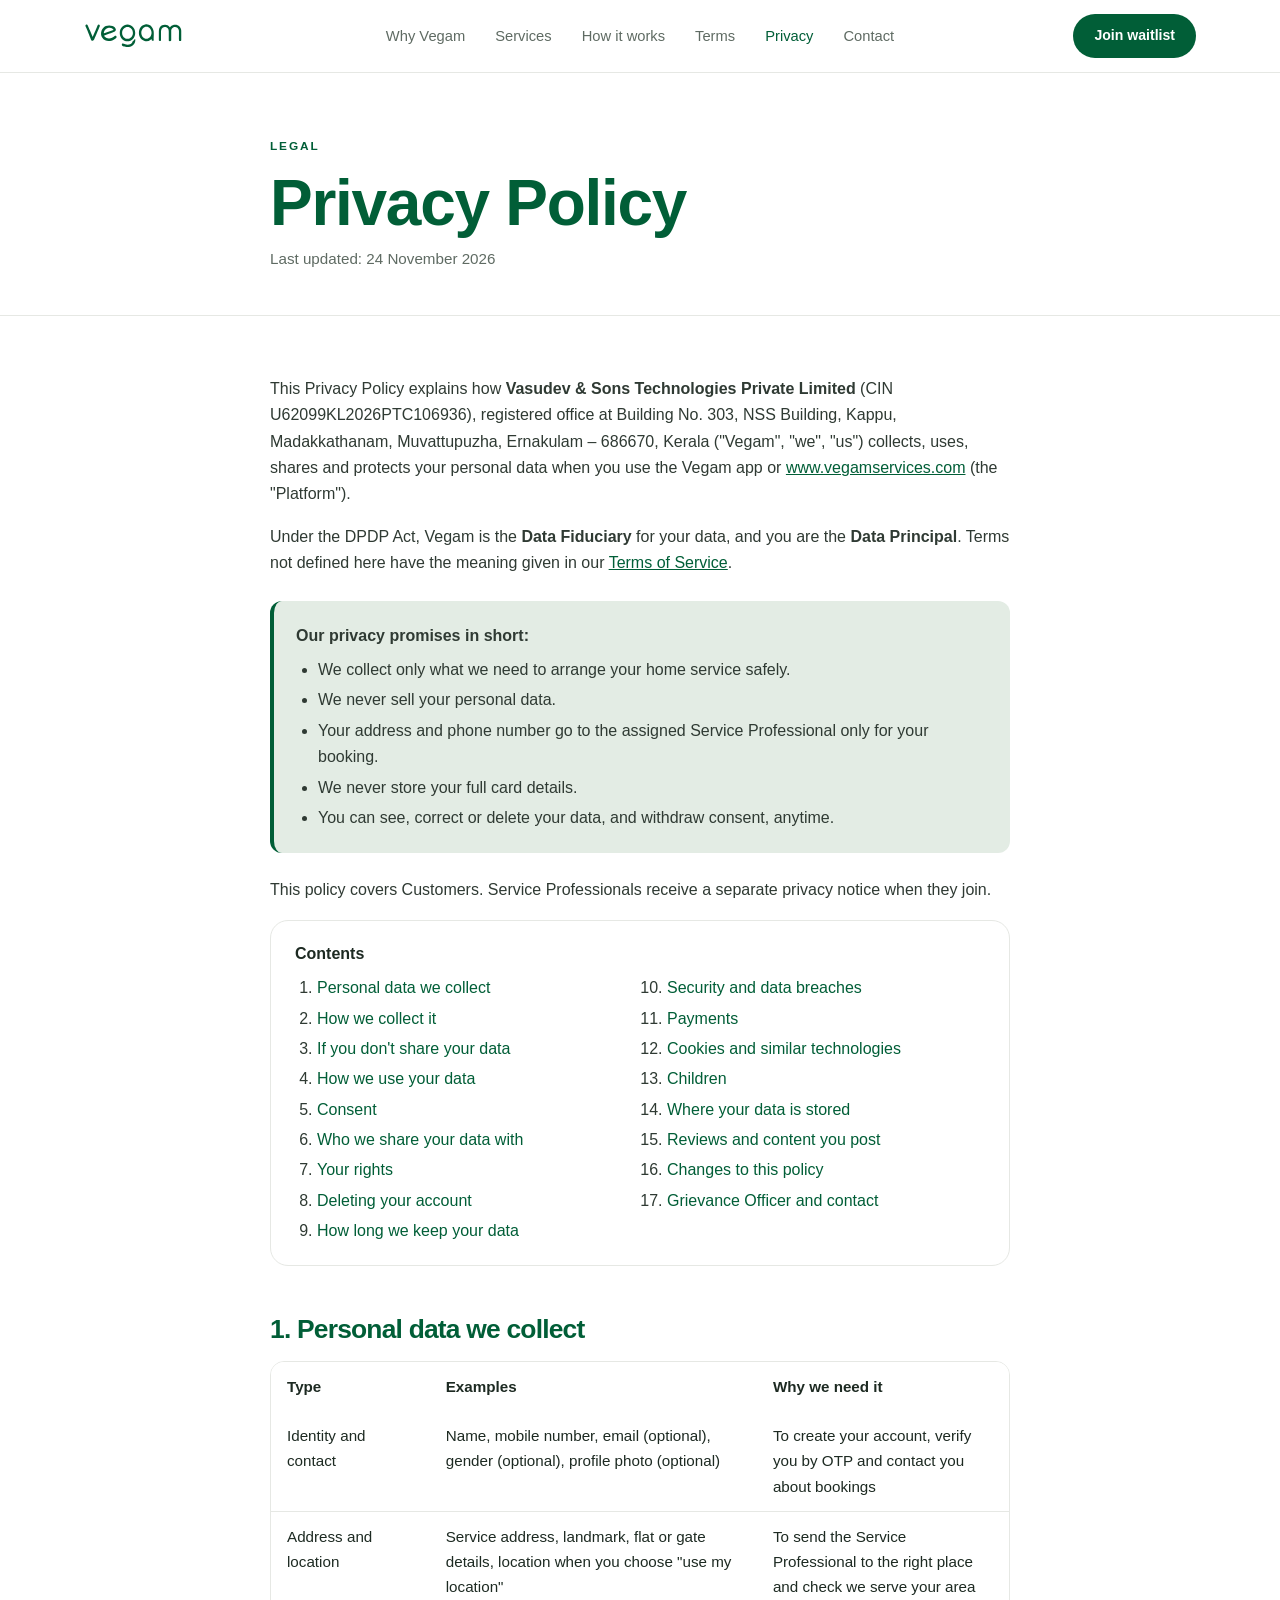
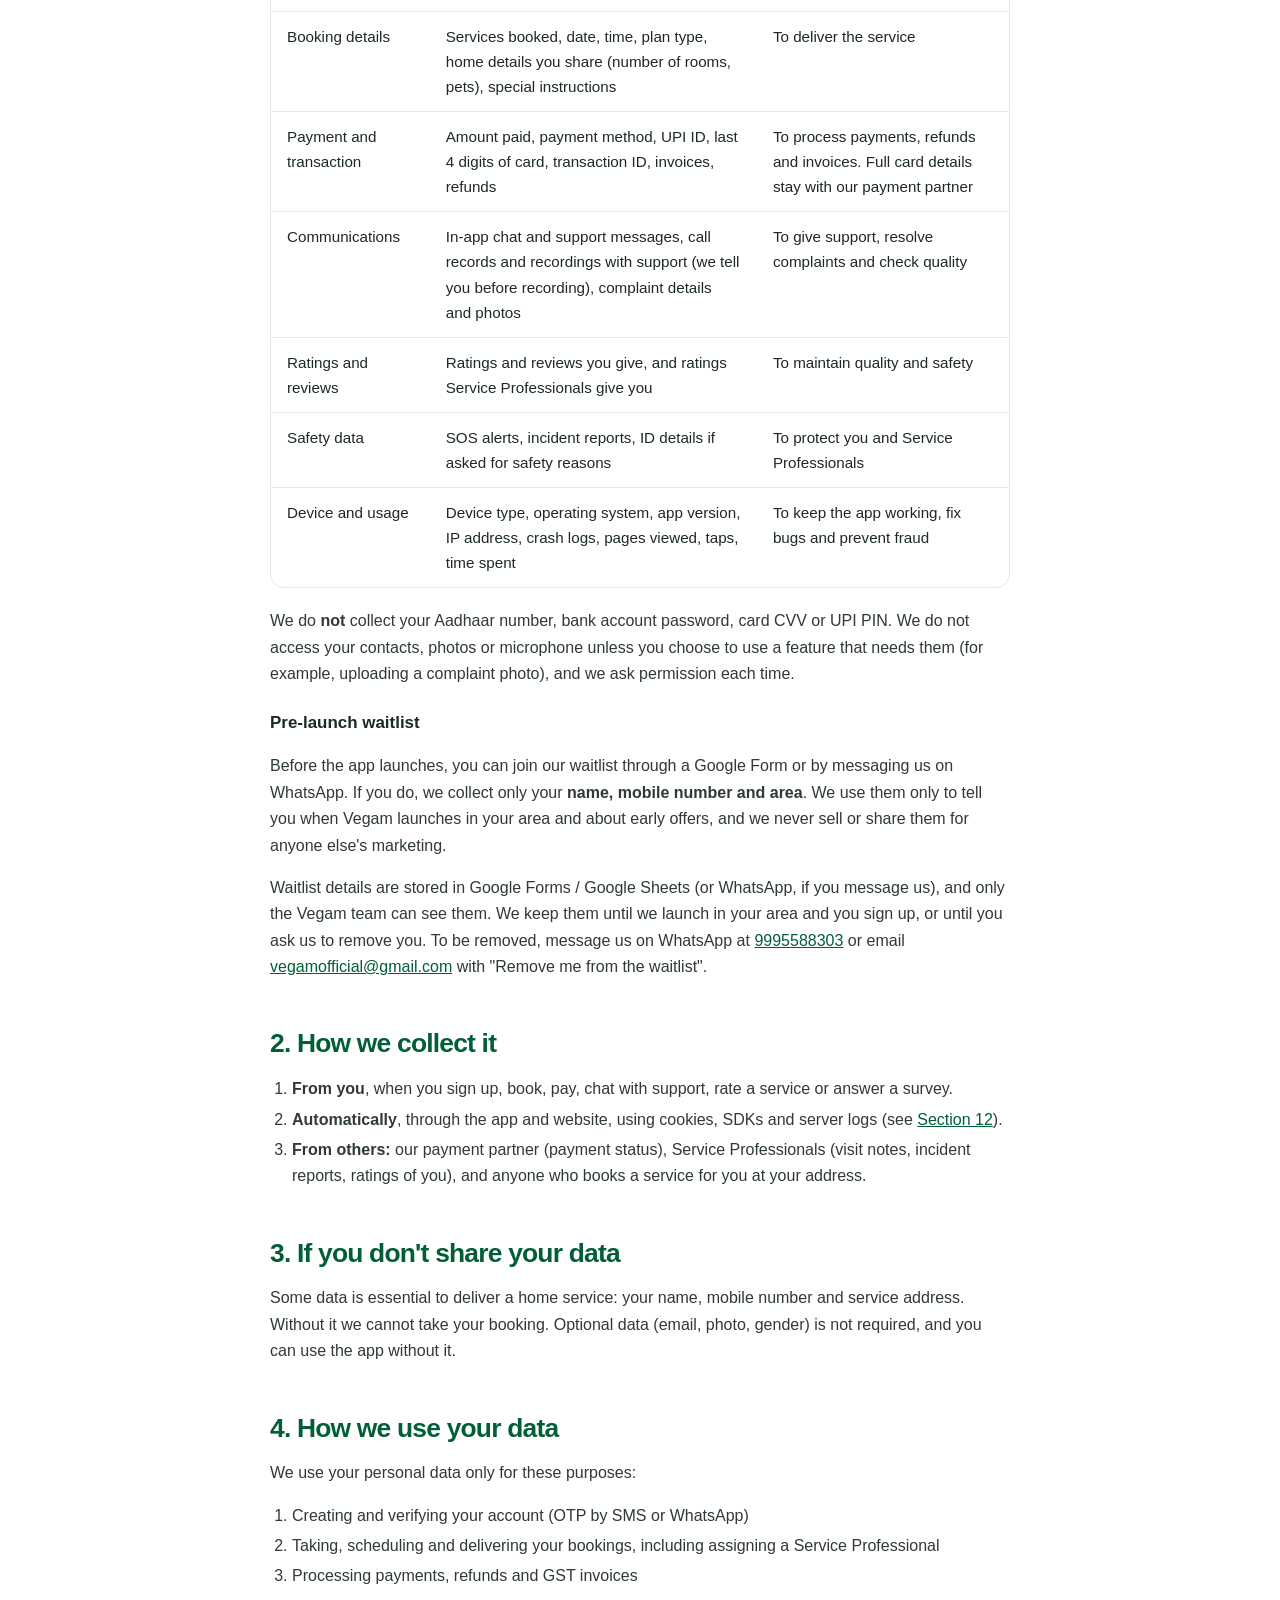
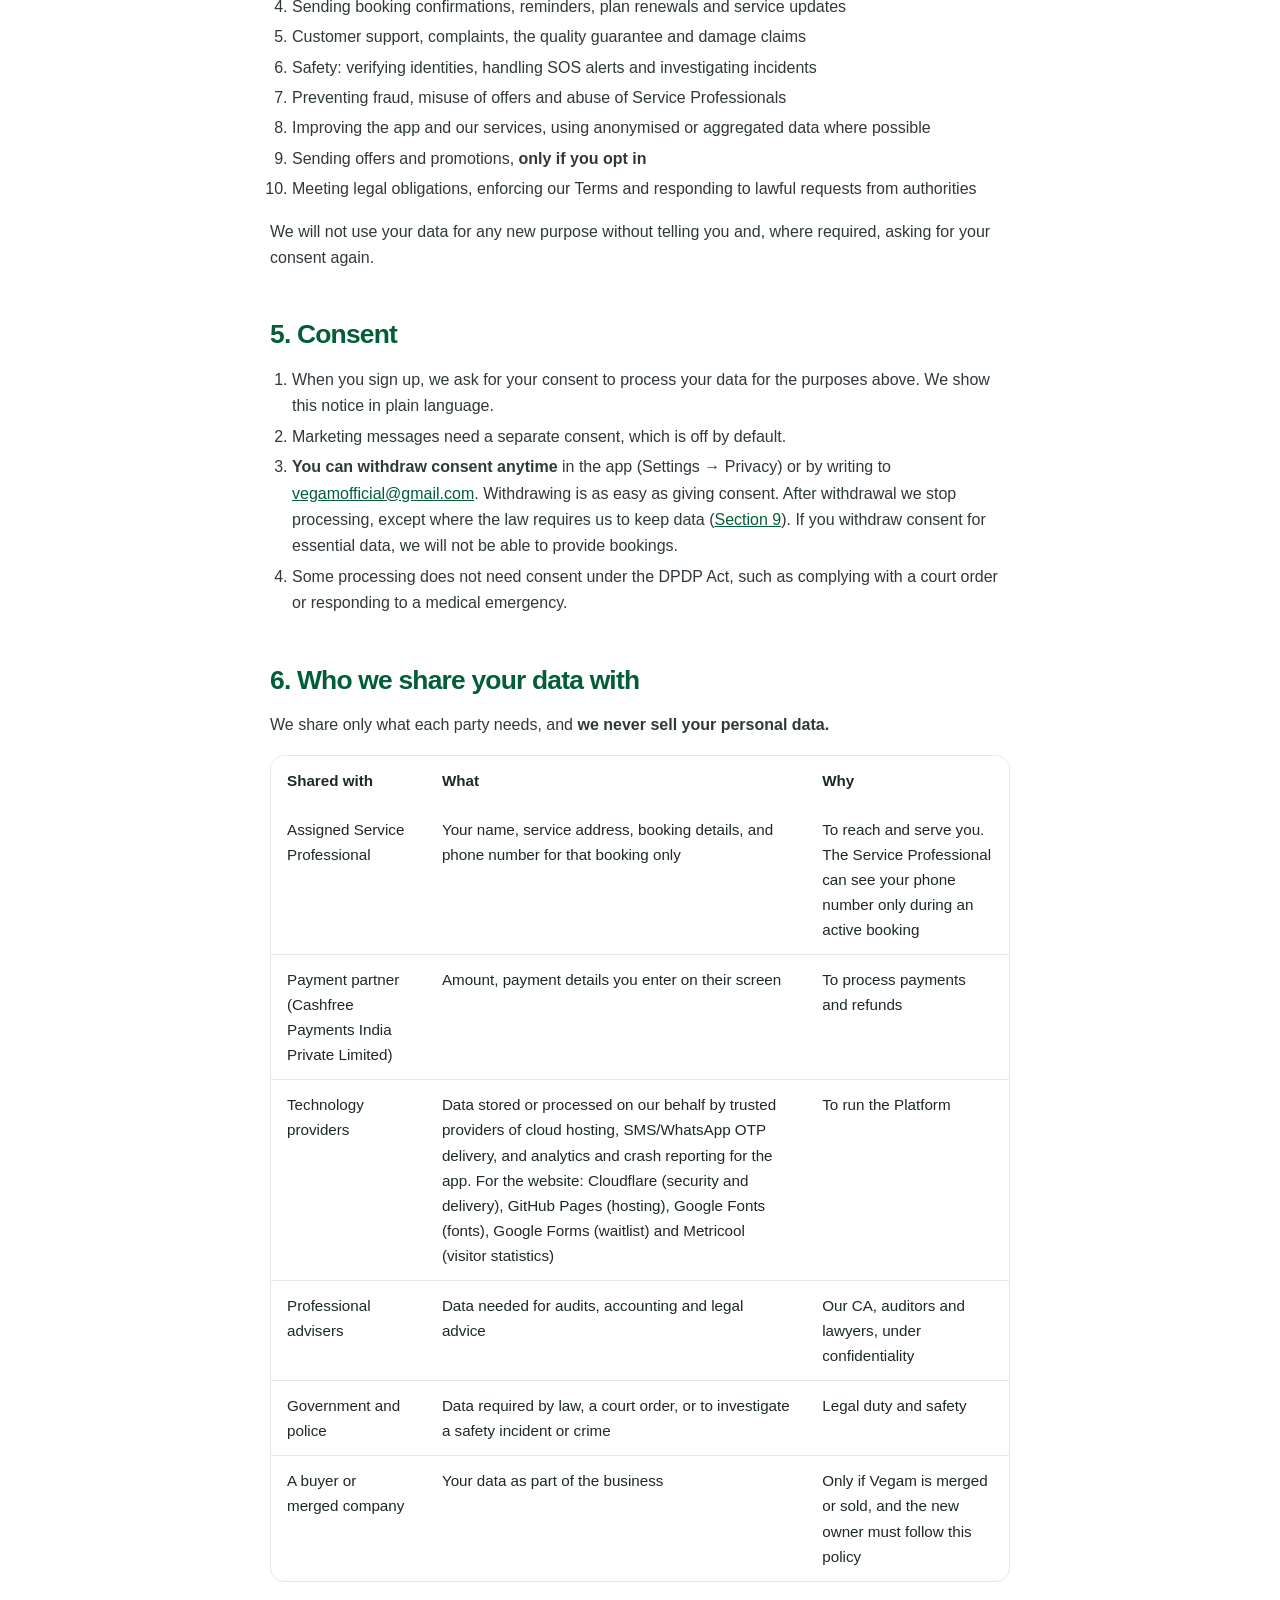
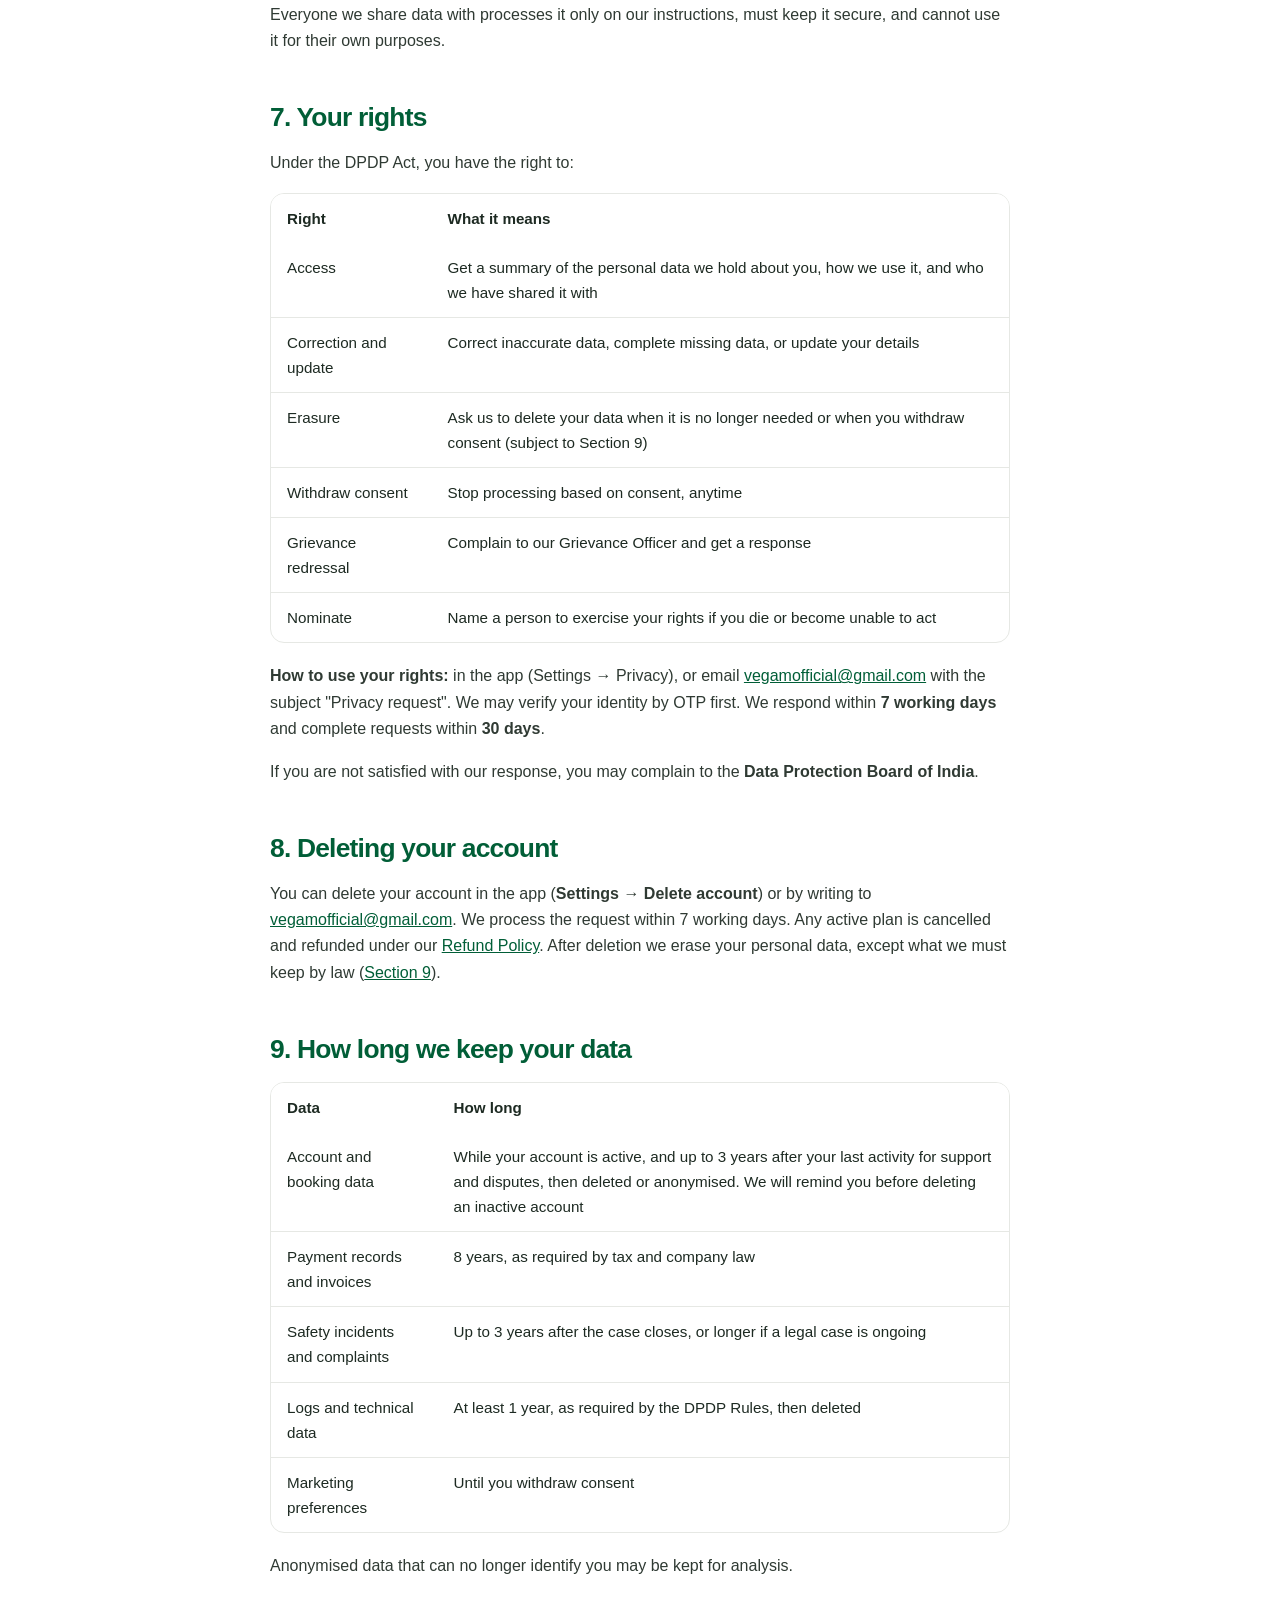
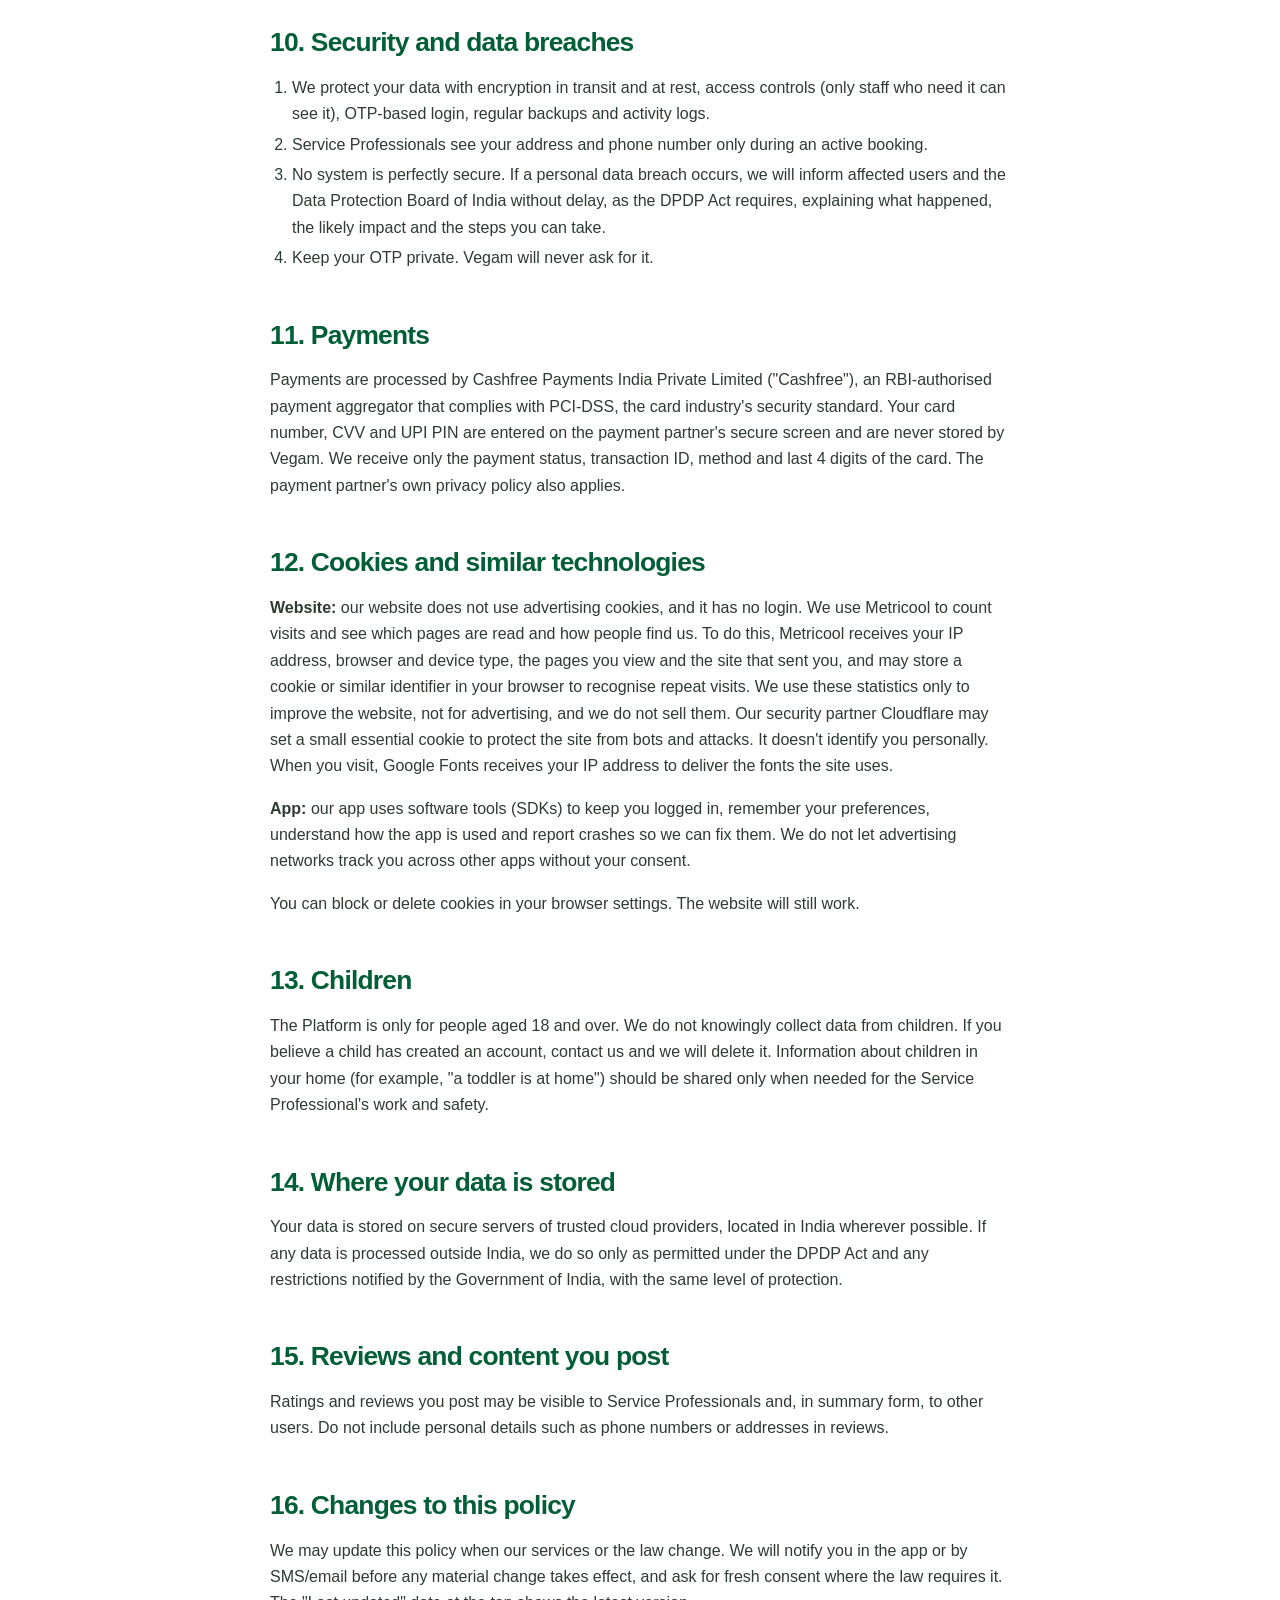
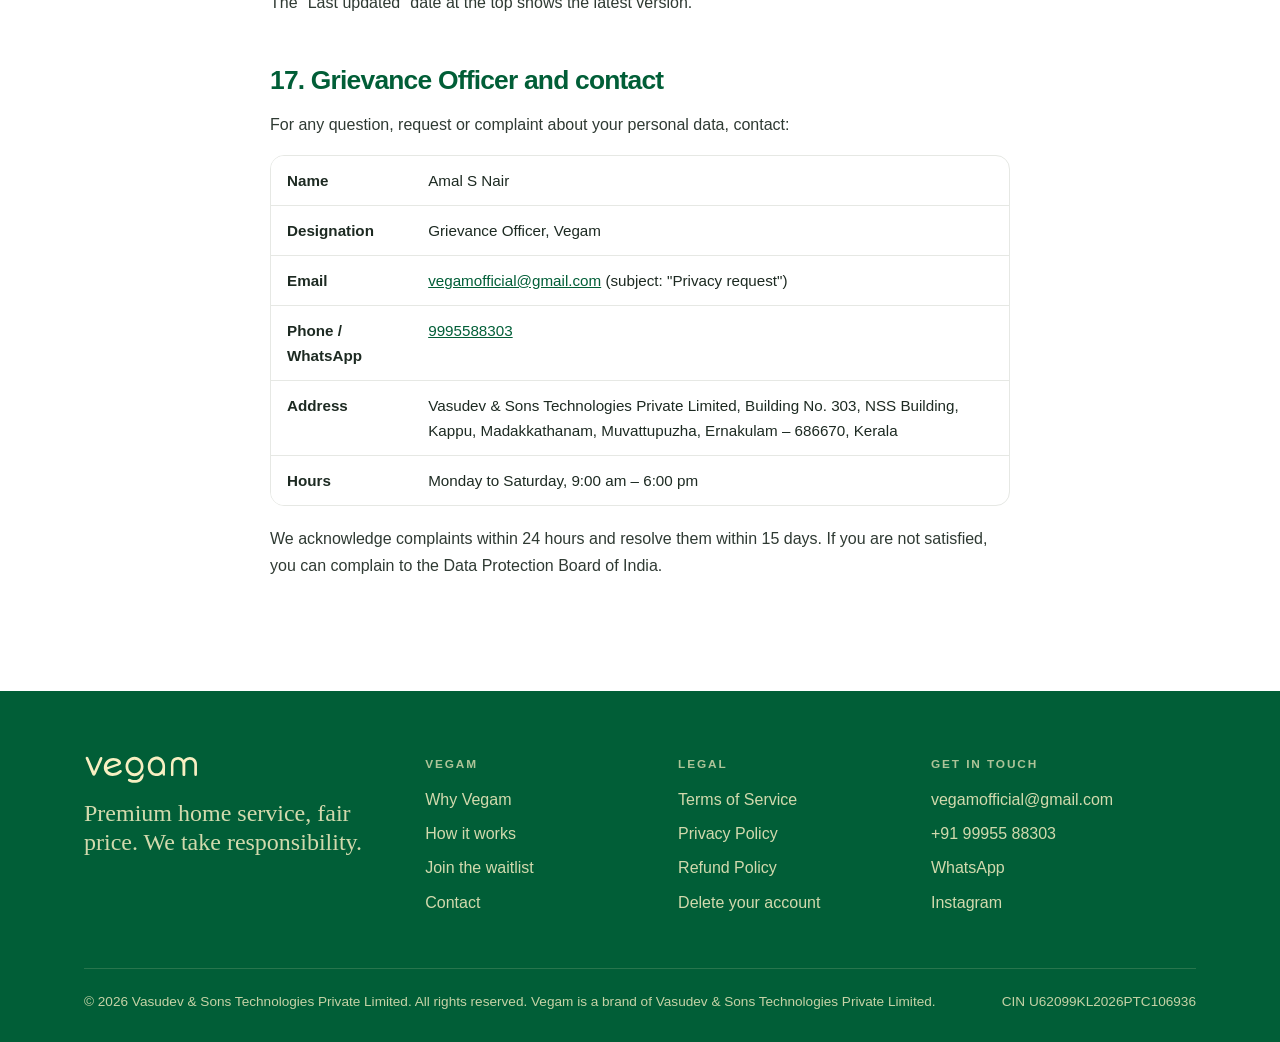
<file: privacy.html>
<!DOCTYPE html>
<html lang="en">
<head>
  <meta charset="UTF-8">
  <meta name="viewport" content="width=device-width, initial-scale=1.0">
  <meta http-equiv="Content-Security-Policy" content="default-src 'none'; script-src 'self' https://tracker.metricool.com; style-src 'self' https://fonts.googleapis.com; font-src https://fonts.gstatic.com; img-src 'self' https://tracker.metricool.com; connect-src https://tracker.metricool.com; manifest-src 'self'; object-src 'none'; base-uri 'none'; form-action 'none'; upgrade-insecure-requests">
  <meta name="referrer" content="strict-origin-when-cross-origin">
  <title>Privacy Policy – Vegam</title>
  <meta name="description" content="How Vegam collects, uses, shares and protects your personal data, in line with the Digital Personal Data Protection Act, 2023.">
  <link rel="icon" type="image/svg+xml" href="assets/icon.svg">
  <link rel="apple-touch-icon" href="assets/icon.png">
  <link rel="preconnect" href="https://fonts.googleapis.com">
  <link rel="preconnect" href="https://fonts.gstatic.com" crossorigin>
  <link href="https://fonts.googleapis.com/css2?family=DM+Sans:opsz,wght@9..40,400..800&family=Caveat:wght@500;700&display=swap" rel="stylesheet">
  <link rel="stylesheet" href="styles.css?v=20261123">
</head>
<body>

  <header class="site-header">
    <div class="wrap">
      <a href="index.html" class="brand" aria-label="Vegam home">
        <img class="word" src="assets/wordmark-green.svg" alt="Vegam">
      </a>
      <button class="nav-toggle" type="button" aria-label="Open menu" aria-expanded="false" aria-controls="site-nav">
        <svg viewBox="0 0 24 24" fill="none" stroke-width="2" stroke-linecap="round"><path class="l1" d="M4 7h16"/><path class="l2" d="M4 12h16"/><path class="l3" d="M4 17h16"/></svg>
      </button>
      <nav class="nav" id="site-nav" aria-label="Main">
        <a href="index.html#why">Why Vegam</a>
        <a href="index.html#services">Services</a>
        <a href="index.html#how">How it works</a>
        <a href="terms.html">Terms</a>
        <a href="privacy.html" class="active">Privacy</a>
        <a href="contact.html">Contact</a>
      </nav>
      <a href="https://wa.me/919995588303?text=Hi%20Vegam%2C%20please%20add%20me%20to%20the%20waitlist." data-link="waitlist" target="_blank" rel="noopener noreferrer" class="btn btn-green header-cta">Join waitlist</a>
    </div>
  </header>

  <main>
    <div class="doc-hero">
      <div class="wrap-doc">
        <p class="eyebrow">Legal</p>
        <h1>Privacy Policy</h1>
        <p class="meta">Last updated: 24 November 2026</p>
      </div>
    </div>

    <article class="doc">
      <div class="wrap-doc">

        <p>This Privacy Policy explains how <strong>Vasudev &amp; Sons Technologies Private Limited</strong> (CIN U62099KL2026PTC106936), registered office at Building No. 303, NSS Building, Kappu, Madakkathanam, Muvattupuzha, Ernakulam – 686670, Kerala ("Vegam", "we", "us") collects, uses, shares and protects your personal data when you use the Vegam app or <a href="https://www.vegamservices.com">www.vegamservices.com</a> (the "Platform").</p>
        <p>Under the DPDP Act, Vegam is the <strong>Data Fiduciary</strong> for your data, and you are the <strong>Data Principal</strong>. Terms not defined here have the meaning given in our <a href="terms.html">Terms of Service</a>.</p>

        <div class="callout">
          <p><strong>Our privacy promises in short:</strong></p>
          <ul>
            <li>We collect only what we need to arrange your home service safely.</li>
            <li>We never sell your personal data.</li>
            <li>Your address and phone number go to the assigned Service Professional only for your booking.</li>
            <li>We never store your full card details.</li>
            <li>You can see, correct or delete your data, and withdraw consent, anytime.</li>
          </ul>
        </div>
        <p>This policy covers Customers. Service Professionals receive a separate privacy notice when they join.</p>

        <nav class="toc" aria-label="Contents">
          <strong>Contents</strong>
          <ol>
            <li><a href="#collect">Personal data we collect</a></li>
            <li><a href="#how-collect">How we collect it</a></li>
            <li><a href="#not-sharing">If you don't share your data</a></li>
            <li><a href="#use">How we use your data</a></li>
            <li><a href="#consent">Consent</a></li>
            <li><a href="#share">Who we share your data with</a></li>
            <li><a href="#rights">Your rights</a></li>
            <li><a href="#delete-account">Deleting your account</a></li>
            <li><a href="#retention">How long we keep your data</a></li>
            <li><a href="#security">Security and data breaches</a></li>
            <li><a href="#payments">Payments</a></li>
            <li><a href="#cookies">Cookies and similar technologies</a></li>
            <li><a href="#children">Children</a></li>
            <li><a href="#storage">Where your data is stored</a></li>
            <li><a href="#reviews">Reviews and content you post</a></li>
            <li><a href="#changes">Changes to this policy</a></li>
            <li><a href="#grievance">Grievance Officer and contact</a></li>
          </ol>
        </nav>

        <h2 id="collect">1. Personal data we collect</h2>
        <div class="table-wrap">
          <table>
            <thead><tr><th>Type</th><th>Examples</th><th>Why we need it</th></tr></thead>
            <tbody>
              <tr><td>Identity and contact</td><td>Name, mobile number, email (optional), gender (optional), profile photo (optional)</td><td>To create your account, verify you by OTP and contact you about bookings</td></tr>
              <tr><td>Address and location</td><td>Service address, landmark, flat or gate details, location when you choose "use my location"</td><td>To send the Service Professional to the right place and check we serve your area</td></tr>
              <tr><td>Booking details</td><td>Services booked, date, time, plan type, home details you share (number of rooms, pets), special instructions</td><td>To deliver the service</td></tr>
              <tr><td>Payment and transaction</td><td>Amount paid, payment method, UPI ID, last 4 digits of card, transaction ID, invoices, refunds</td><td>To process payments, refunds and invoices. Full card details stay with our payment partner</td></tr>
              <tr><td>Communications</td><td>In-app chat and support messages, call records and recordings with support (we tell you before recording), complaint details and photos</td><td>To give support, resolve complaints and check quality</td></tr>
              <tr><td>Ratings and reviews</td><td>Ratings and reviews you give, and ratings Service Professionals give you</td><td>To maintain quality and safety</td></tr>
              <tr><td>Safety data</td><td>SOS alerts, incident reports, ID details if asked for safety reasons</td><td>To protect you and Service Professionals</td></tr>
              <tr><td>Device and usage</td><td>Device type, operating system, app version, IP address, crash logs, pages viewed, taps, time spent</td><td>To keep the app working, fix bugs and prevent fraud</td></tr>
            </tbody>
          </table>
        </div>
        <p>We do <strong>not</strong> collect your Aadhaar number, bank account password, card CVV or UPI PIN. We do not access your contacts, photos or microphone unless you choose to use a feature that needs them (for example, uploading a complaint photo), and we ask permission each time.</p>

        <h3 id="waitlist">Pre-launch waitlist</h3>
        <p>Before the app launches, you can join our waitlist through a Google Form or by messaging us on WhatsApp. If you do, we collect only your <strong>name, mobile number and area</strong>. We use them only to tell you when Vegam launches in your area and about early offers, and we never sell or share them for anyone else's marketing.</p>
        <p>Waitlist details are stored in Google Forms / Google Sheets (or WhatsApp, if you message us), and only the Vegam team can see them. We keep them until we launch in your area and you sign up, or until you ask us to remove you. To be removed, message us on WhatsApp at <a href="tel:+919995588303">9995588303</a> or email <a href="mailto:vegamofficial@gmail.com?subject=Remove%20me%20from%20the%20waitlist">vegamofficial@gmail.com</a> with "Remove me from the waitlist".</p>

        <h2 id="how-collect">2. How we collect it</h2>
        <ol>
          <li><strong>From you</strong>, when you sign up, book, pay, chat with support, rate a service or answer a survey.</li>
          <li><strong>Automatically</strong>, through the app and website, using cookies, SDKs and server logs (see <a href="#cookies">Section 12</a>).</li>
          <li><strong>From others:</strong> our payment partner (payment status), Service Professionals (visit notes, incident reports, ratings of you), and anyone who books a service for you at your address.</li>
        </ol>

        <h2 id="not-sharing">3. If you don't share your data</h2>
        <p>Some data is essential to deliver a home service: your name, mobile number and service address. Without it we cannot take your booking. Optional data (email, photo, gender) is not required, and you can use the app without it.</p>

        <h2 id="use">4. How we use your data</h2>
        <p>We use your personal data only for these purposes:</p>
        <ol>
          <li>Creating and verifying your account (OTP by SMS or WhatsApp)</li>
          <li>Taking, scheduling and delivering your bookings, including assigning a Service Professional</li>
          <li>Processing payments, refunds and GST invoices</li>
          <li>Sending booking confirmations, reminders, plan renewals and service updates</li>
          <li>Customer support, complaints, the quality guarantee and damage claims</li>
          <li>Safety: verifying identities, handling SOS alerts and investigating incidents</li>
          <li>Preventing fraud, misuse of offers and abuse of Service Professionals</li>
          <li>Improving the app and our services, using anonymised or aggregated data where possible</li>
          <li>Sending offers and promotions, <strong>only if you opt in</strong></li>
          <li>Meeting legal obligations, enforcing our Terms and responding to lawful requests from authorities</li>
        </ol>
        <p>We will not use your data for any new purpose without telling you and, where required, asking for your consent again.</p>

        <h2 id="consent">5. Consent</h2>
        <ol>
          <li>When you sign up, we ask for your consent to process your data for the purposes above. We show this notice in plain language.</li>
          <li>Marketing messages need a separate consent, which is off by default.</li>
          <li><strong>You can withdraw consent anytime</strong> in the app (Settings → Privacy) or by writing to <a href="mailto:vegamofficial@gmail.com">vegamofficial@gmail.com</a>. Withdrawing is as easy as giving consent. After withdrawal we stop processing, except where the law requires us to keep data (<a href="#retention">Section 9</a>). If you withdraw consent for essential data, we will not be able to provide bookings.</li>
          <li>Some processing does not need consent under the DPDP Act, such as complying with a court order or responding to a medical emergency.</li>
        </ol>

        <h2 id="share">6. Who we share your data with</h2>
        <p>We share only what each party needs, and <strong>we never sell your personal data.</strong></p>
        <div class="table-wrap">
          <table>
            <thead><tr><th>Shared with</th><th>What</th><th>Why</th></tr></thead>
            <tbody>
              <tr><td>Assigned Service Professional</td><td>Your name, service address, booking details, and phone number for that booking only</td><td>To reach and serve you. The Service Professional can see your phone number only during an active booking</td></tr>
              <tr><td>Payment partner (Cashfree Payments India Private Limited)</td><td>Amount, payment details you enter on their screen</td><td>To process payments and refunds</td></tr>
              <tr><td>Technology providers</td><td>Data stored or processed on our behalf by trusted providers of cloud hosting, SMS/WhatsApp OTP delivery, and analytics and crash reporting for the app. For the website: Cloudflare (security and delivery), GitHub Pages (hosting), Google Fonts (fonts), Google Forms (waitlist) and Metricool (visitor statistics)</td><td>To run the Platform</td></tr>
              <tr><td>Professional advisers</td><td>Data needed for audits, accounting and legal advice</td><td>Our CA, auditors and lawyers, under confidentiality</td></tr>
              <tr><td>Government and police</td><td>Data required by law, a court order, or to investigate a safety incident or crime</td><td>Legal duty and safety</td></tr>
              <tr><td>A buyer or merged company</td><td>Your data as part of the business</td><td>Only if Vegam is merged or sold, and the new owner must follow this policy</td></tr>
            </tbody>
          </table>
        </div>
        <p>Everyone we share data with processes it only on our instructions, must keep it secure, and cannot use it for their own purposes.</p>

        <h2 id="rights">7. Your rights</h2>
        <p>Under the DPDP Act, you have the right to:</p>
        <div class="table-wrap">
          <table>
            <thead><tr><th>Right</th><th>What it means</th></tr></thead>
            <tbody>
              <tr><td>Access</td><td>Get a summary of the personal data we hold about you, how we use it, and who we have shared it with</td></tr>
              <tr><td>Correction and update</td><td>Correct inaccurate data, complete missing data, or update your details</td></tr>
              <tr><td>Erasure</td><td>Ask us to delete your data when it is no longer needed or when you withdraw consent (subject to Section 9)</td></tr>
              <tr><td>Withdraw consent</td><td>Stop processing based on consent, anytime</td></tr>
              <tr><td>Grievance redressal</td><td>Complain to our Grievance Officer and get a response</td></tr>
              <tr><td>Nominate</td><td>Name a person to exercise your rights if you die or become unable to act</td></tr>
            </tbody>
          </table>
        </div>
        <p><strong>How to use your rights:</strong> in the app (Settings → Privacy), or email <a href="mailto:vegamofficial@gmail.com?subject=Privacy%20request">vegamofficial@gmail.com</a> with the subject "Privacy request". We may verify your identity by OTP first. We respond within <strong>7 working days</strong> and complete requests within <strong>30 days</strong>.</p>
        <p>If you are not satisfied with our response, you may complain to the <strong>Data Protection Board of India</strong>.</p>

        <h2 id="delete-account">8. Deleting your account</h2>
        <p>You can delete your account in the app (<strong>Settings → Delete account</strong>) or by writing to <a href="mailto:vegamofficial@gmail.com?subject=Delete%20my%20account">vegamofficial@gmail.com</a>. We process the request within 7 working days. Any active plan is cancelled and refunded under our <a href="refund.html">Refund Policy</a>. After deletion we erase your personal data, except what we must keep by law (<a href="#retention">Section 9</a>).</p>

        <h2 id="retention">9. How long we keep your data</h2>
        <div class="table-wrap">
          <table>
            <thead><tr><th>Data</th><th>How long</th></tr></thead>
            <tbody>
              <tr><td>Account and booking data</td><td>While your account is active, and up to 3 years after your last activity for support and disputes, then deleted or anonymised. We will remind you before deleting an inactive account</td></tr>
              <tr><td>Payment records and invoices</td><td>8 years, as required by tax and company law</td></tr>
              <tr><td>Safety incidents and complaints</td><td>Up to 3 years after the case closes, or longer if a legal case is ongoing</td></tr>
              <tr><td>Logs and technical data</td><td>At least 1 year, as required by the DPDP Rules, then deleted</td></tr>
              <tr><td>Marketing preferences</td><td>Until you withdraw consent</td></tr>
            </tbody>
          </table>
        </div>
        <p>Anonymised data that can no longer identify you may be kept for analysis.</p>

        <h2 id="security">10. Security and data breaches</h2>
        <ol>
          <li>We protect your data with encryption in transit and at rest, access controls (only staff who need it can see it), OTP-based login, regular backups and activity logs.</li>
          <li>Service Professionals see your address and phone number only during an active booking.</li>
          <li>No system is perfectly secure. If a personal data breach occurs, we will inform affected users and the Data Protection Board of India without delay, as the DPDP Act requires, explaining what happened, the likely impact and the steps you can take.</li>
          <li>Keep your OTP private. Vegam will never ask for it.</li>
        </ol>

        <h2 id="payments">11. Payments</h2>
        <p>Payments are processed by Cashfree Payments India Private Limited ("Cashfree"), an RBI-authorised payment aggregator that complies with PCI-DSS, the card industry's security standard. Your card number, CVV and UPI PIN are entered on the payment partner's secure screen and are never stored by Vegam. We receive only the payment status, transaction ID, method and last 4 digits of the card. The payment partner's own privacy policy also applies.</p>

        <h2 id="cookies">12. Cookies and similar technologies</h2>
        <p><strong>Website:</strong> our website does not use advertising cookies, and it has no login. We use Metricool to count visits and see which pages are read and how people find us. To do this, Metricool receives your IP address, browser and device type, the pages you view and the site that sent you, and may store a cookie or similar identifier in your browser to recognise repeat visits. We use these statistics only to improve the website, not for advertising, and we do not sell them. Our security partner Cloudflare may set a small essential cookie to protect the site from bots and attacks. It doesn't identify you personally. When you visit, Google Fonts receives your IP address to deliver the fonts the site uses.</p>
        <p><strong>App:</strong> our app uses software tools (SDKs) to keep you logged in, remember your preferences, understand how the app is used and report crashes so we can fix them. We do not let advertising networks track you across other apps without your consent.</p>
        <p>You can block or delete cookies in your browser settings. The website will still work.</p>

        <h2 id="children">13. Children</h2>
        <p>The Platform is only for people aged 18 and over. We do not knowingly collect data from children. If you believe a child has created an account, contact us and we will delete it. Information about children in your home (for example, "a toddler is at home") should be shared only when needed for the Service Professional's work and safety.</p>

        <h2 id="storage">14. Where your data is stored</h2>
        <p>Your data is stored on secure servers of trusted cloud providers, located in India wherever possible. If any data is processed outside India, we do so only as permitted under the DPDP Act and any restrictions notified by the Government of India, with the same level of protection.</p>

        <h2 id="reviews">15. Reviews and content you post</h2>
        <p>Ratings and reviews you post may be visible to Service Professionals and, in summary form, to other users. Do not include personal details such as phone numbers or addresses in reviews.</p>

        <h2 id="changes">16. Changes to this policy</h2>
        <p>We may update this policy when our services or the law change. We will notify you in the app or by SMS/email before any material change takes effect, and ask for fresh consent where the law requires it. The "Last updated" date at the top shows the latest version.</p>

        <h2 id="grievance">17. Grievance Officer and contact</h2>
        <p>For any question, request or complaint about your personal data, contact:</p>
        <div class="table-wrap">
          <table>
            <tbody>
              <tr><th>Name</th><td>Amal S Nair</td></tr>
              <tr><th>Designation</th><td>Grievance Officer, Vegam</td></tr>
              <tr><th>Email</th><td><a href="mailto:vegamofficial@gmail.com?subject=Privacy%20request">vegamofficial@gmail.com</a> (subject: "Privacy request")</td></tr>
              <tr><th>Phone / WhatsApp</th><td><a href="tel:+919995588303">9995588303</a></td></tr>
              <tr><th>Address</th><td>Vasudev &amp; Sons Technologies Private Limited, Building No. 303, NSS Building, Kappu, Madakkathanam, Muvattupuzha, Ernakulam – 686670, Kerala</td></tr>
              <tr><th>Hours</th><td>Monday to Saturday, 9:00 am – 6:00 pm</td></tr>
            </tbody>
          </table>
        </div>
        <p>We acknowledge complaints within 24 hours and resolve them within 15 days. If you are not satisfied, you can complain to the Data Protection Board of India.</p>

      </div>
    </article>
  </main>

  <footer class="site-footer">
    <div class="wrap">
      <div class="footer-top">
        <div class="footer-brand">
          <img src="assets/wordmark-cream.svg" alt="Vegam">
          <p>Premium home service, fair price. We take responsibility.</p>
        </div>
        <div>
          <h4>Vegam</h4>
          <ul>
            <li><a href="index.html#why">Why Vegam</a></li>
            <li><a href="index.html#how">How it works</a></li>
            <li><a href="https://wa.me/919995588303?text=Hi%20Vegam%2C%20please%20add%20me%20to%20the%20waitlist." data-link="waitlist" target="_blank" rel="noopener noreferrer">Join the waitlist</a></li>
            <li><a href="contact.html">Contact</a></li>
          </ul>
        </div>
        <div>
          <h4>Legal</h4>
          <ul>
            <li><a href="terms.html">Terms of Service</a></li>
            <li><a href="privacy.html">Privacy Policy</a></li>
            <li><a href="refund.html">Refund Policy</a></li>
            <li><a href="privacy.html#delete-account">Delete your account</a></li>
          </ul>
        </div>
        <div>
          <h4>Get in touch</h4>
          <ul>
            <li><a href="mailto:vegamofficial@gmail.com">vegamofficial@gmail.com</a></li>
            <li><a href="tel:+919995588303">+91 99955 88303</a></li>
            <li><a href="https://wa.me/919995588303" data-link="whatsapp" target="_blank" rel="noopener noreferrer">WhatsApp</a></li>
            <li><a href="#" data-link="instagram" target="_blank" rel="noopener noreferrer">Instagram</a></li>
          </ul>
        </div>
      </div>
      <div class="footer-bottom">
        <p>&copy; <span class="year">2026</span> Vasudev &amp; Sons Technologies Private Limited. All rights reserved. Vegam is a brand of Vasudev &amp; Sons Technologies Private Limited.</p>
        <p>CIN U62099KL2026PTC106936</p>
      </div>
    </div>
  </footer>

  <script src="metricool.js?v=20261124"></script>
  <script src="script.js?v=20261123"></script>
</body>
</html>
</file>
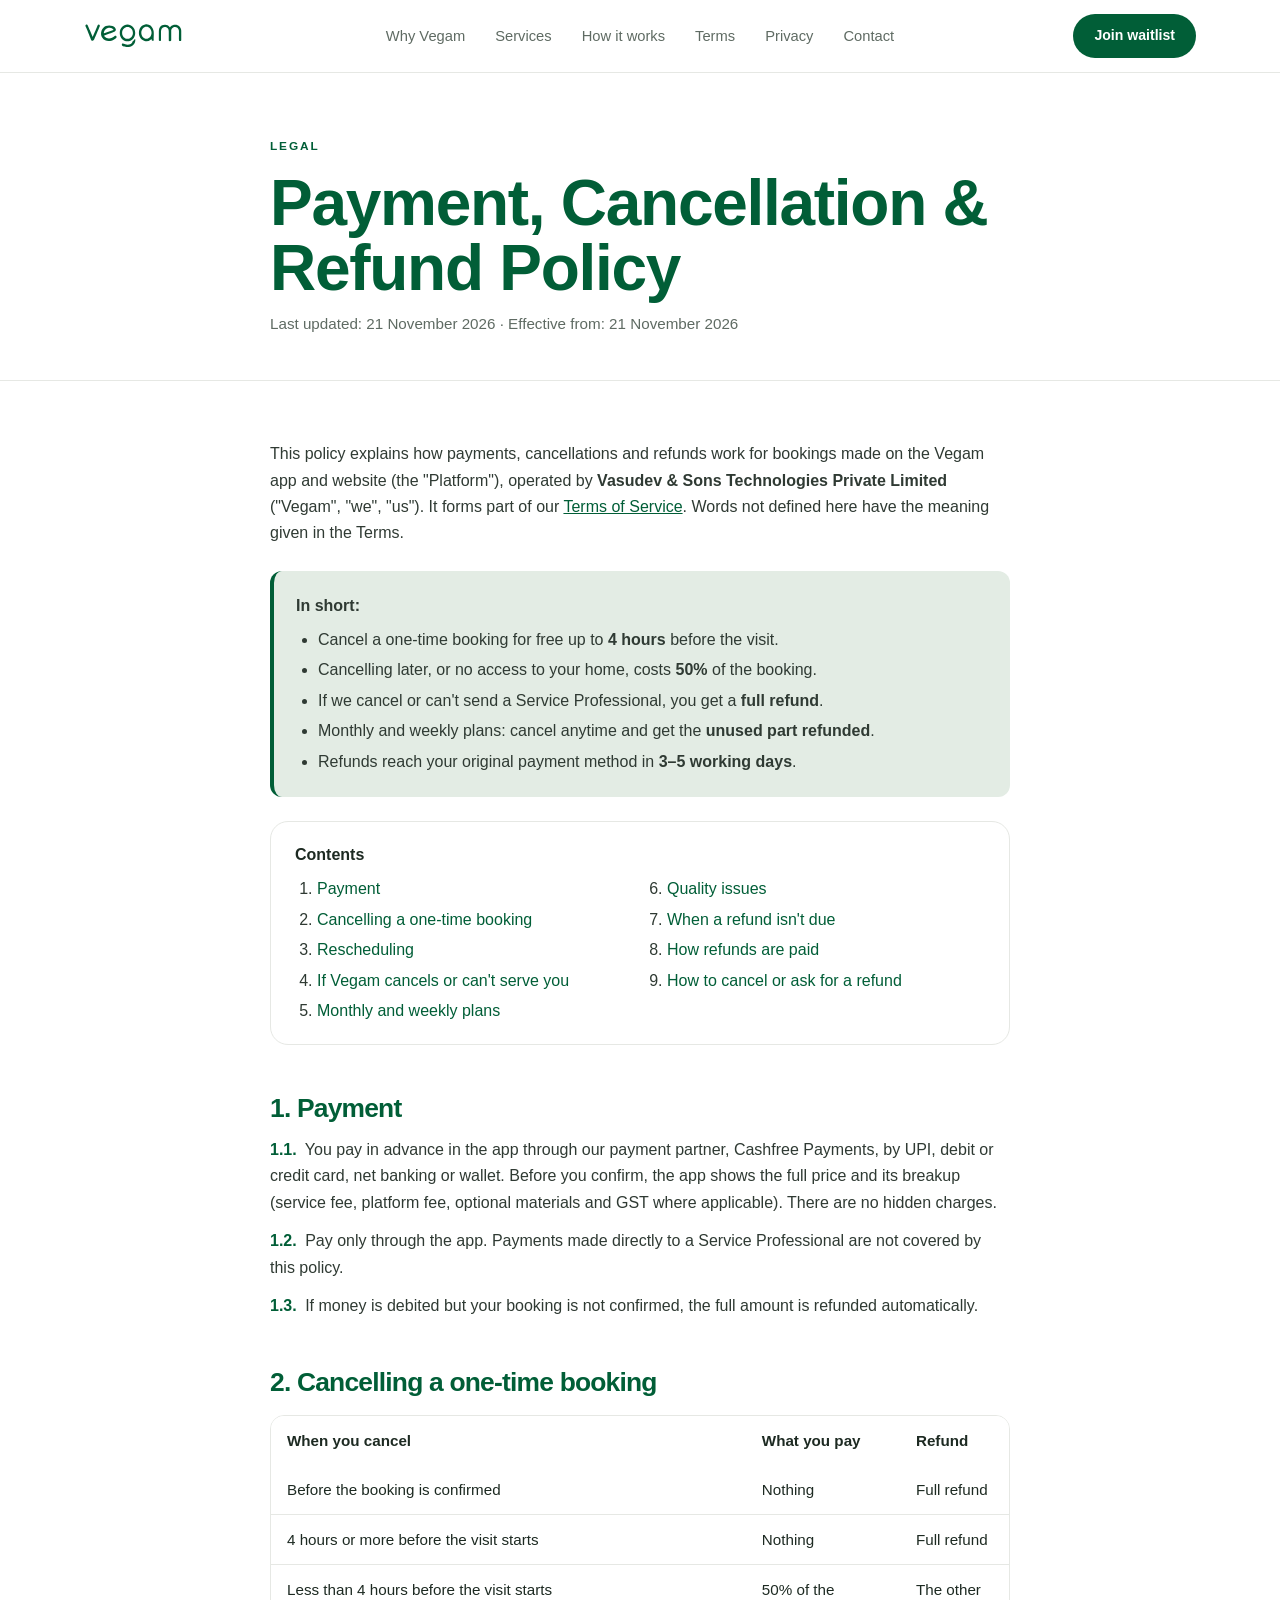
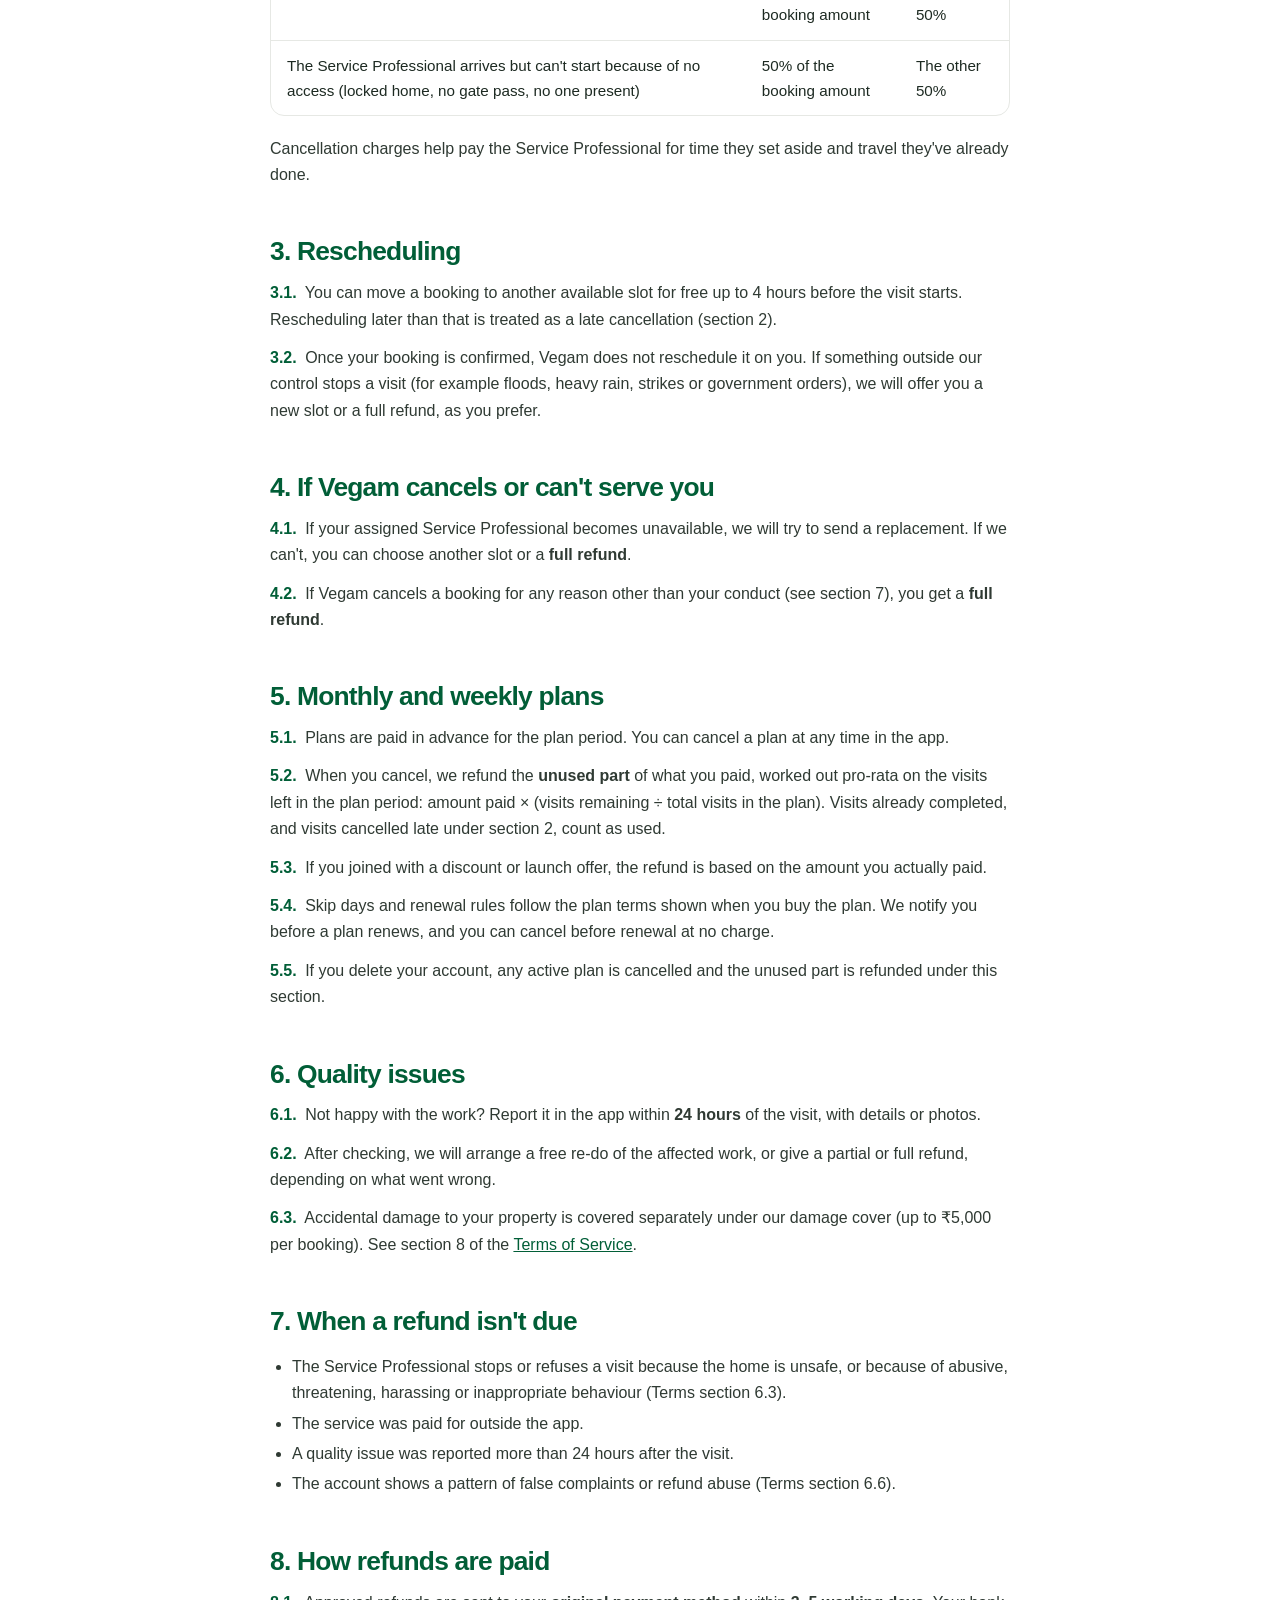
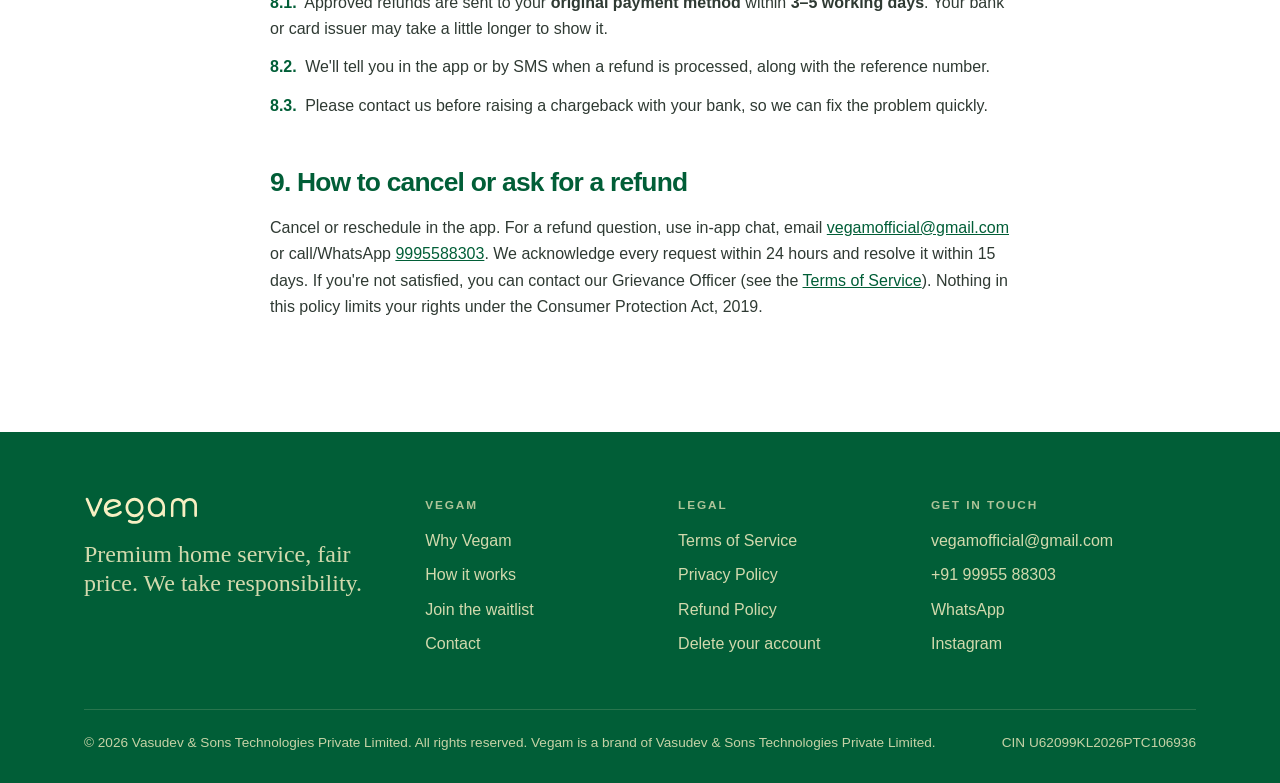
<file: refund.html>
<!DOCTYPE html>
<html lang="en">
<head>
  <meta charset="UTF-8">
  <meta name="viewport" content="width=device-width, initial-scale=1.0">
  <meta http-equiv="Content-Security-Policy" content="default-src 'none'; script-src 'self' https://tracker.metricool.com; style-src 'self' https://fonts.googleapis.com; font-src https://fonts.gstatic.com; img-src 'self' https://tracker.metricool.com; connect-src https://tracker.metricool.com; manifest-src 'self'; object-src 'none'; base-uri 'none'; form-action 'none'; upgrade-insecure-requests">
  <meta name="referrer" content="strict-origin-when-cross-origin">
  <title>Payment, Cancellation &amp; Refund Policy – Vegam</title>
  <meta name="description" content="How payments, cancellations and refunds work for Vegam bookings and plans.">
  <link rel="icon" type="image/svg+xml" href="assets/icon.svg">
  <link rel="apple-touch-icon" href="assets/icon.png">
  <link rel="preconnect" href="https://fonts.googleapis.com">
  <link rel="preconnect" href="https://fonts.gstatic.com" crossorigin>
  <link href="https://fonts.googleapis.com/css2?family=DM+Sans:opsz,wght@9..40,400..800&family=Caveat:wght@500;700&display=swap" rel="stylesheet">
  <link rel="stylesheet" href="styles.css?v=20261123">
</head>
<body>

  <header class="site-header">
    <div class="wrap">
      <a href="index.html" class="brand" aria-label="Vegam home">
        <img class="word" src="assets/wordmark-green.svg" alt="Vegam">
      </a>
      <button class="nav-toggle" type="button" aria-label="Open menu" aria-expanded="false" aria-controls="site-nav">
        <svg viewBox="0 0 24 24" fill="none" stroke-width="2" stroke-linecap="round"><path class="l1" d="M4 7h16"/><path class="l2" d="M4 12h16"/><path class="l3" d="M4 17h16"/></svg>
      </button>
      <nav class="nav" id="site-nav" aria-label="Main">
        <a href="index.html#why">Why Vegam</a>
        <a href="index.html#services">Services</a>
        <a href="index.html#how">How it works</a>
        <a href="terms.html">Terms</a>
        <a href="privacy.html">Privacy</a>
        <a href="contact.html">Contact</a>
      </nav>
      <a href="https://wa.me/919995588303?text=Hi%20Vegam%2C%20please%20add%20me%20to%20the%20waitlist." data-link="waitlist" target="_blank" rel="noopener noreferrer" class="btn btn-green header-cta">Join waitlist</a>
    </div>
  </header>

  <main>
    <div class="doc-hero">
      <div class="wrap-doc">
        <p class="eyebrow">Legal</p>
        <h1>Payment, Cancellation &amp; Refund Policy</h1>
        <p class="meta">Last updated: 21 November 2026 · Effective from: 21 November 2026</p>
      </div>
    </div>

    <article class="doc">
      <div class="wrap-doc">

        <p>This policy explains how payments, cancellations and refunds work for bookings made on the Vegam app and website (the "Platform"), operated by <strong>Vasudev &amp; Sons Technologies Private Limited</strong> ("Vegam", "we", "us"). It forms part of our <a href="terms.html">Terms of Service</a>. Words not defined here have the meaning given in the Terms.</p>

        <div class="callout">
          <p><strong>In short:</strong></p>
          <ul>
            <li>Cancel a one-time booking for free up to <strong>4 hours</strong> before the visit.</li>
            <li>Cancelling later, or no access to your home, costs <strong>50%</strong> of the booking.</li>
            <li>If we cancel or can't send a Service Professional, you get a <strong>full refund</strong>.</li>
            <li>Monthly and weekly plans: cancel anytime and get the <strong>unused part refunded</strong>.</li>
            <li>Refunds reach your original payment method in <strong>3–5 working days</strong>.</li>
          </ul>
        </div>

        <nav class="toc" aria-label="Contents">
          <strong>Contents</strong>
          <ol>
            <li><a href="#payment">Payment</a></li>
            <li><a href="#one-time">Cancelling a one-time booking</a></li>
            <li><a href="#reschedule">Rescheduling</a></li>
            <li><a href="#vegam-cancels">If Vegam cancels or can't serve you</a></li>
            <li><a href="#plans">Monthly and weekly plans</a></li>
            <li><a href="#quality">Quality issues</a></li>
            <li><a href="#no-refund">When a refund isn't due</a></li>
            <li><a href="#how">How refunds are paid</a></li>
            <li><a href="#request">How to cancel or ask for a refund</a></li>
          </ol>
        </nav>

        <h2 id="payment">1. Payment</h2>
        <p class="clause"><b class="n">1.1.</b> You pay in advance in the app through our payment partner, Cashfree Payments, by UPI, debit or credit card, net banking or wallet. Before you confirm, the app shows the full price and its breakup (service fee, platform fee, optional materials and GST where applicable). There are no hidden charges.</p>
        <p class="clause"><b class="n">1.2.</b> Pay only through the app. Payments made directly to a Service Professional are not covered by this policy.</p>
        <p class="clause"><b class="n">1.3.</b> If money is debited but your booking is not confirmed, the full amount is refunded automatically.</p>

        <h2 id="one-time">2. Cancelling a one-time booking</h2>
        <div class="table-wrap">
          <table>
            <thead><tr><th>When you cancel</th><th>What you pay</th><th>Refund</th></tr></thead>
            <tbody>
              <tr><td>Before the booking is confirmed</td><td>Nothing</td><td>Full refund</td></tr>
              <tr><td>4 hours or more before the visit starts</td><td>Nothing</td><td>Full refund</td></tr>
              <tr><td>Less than 4 hours before the visit starts</td><td>50% of the booking amount</td><td>The other 50%</td></tr>
              <tr><td>The Service Professional arrives but can't start because of no access (locked home, no gate pass, no one present)</td><td>50% of the booking amount</td><td>The other 50%</td></tr>
            </tbody>
          </table>
        </div>
        <p>Cancellation charges help pay the Service Professional for time they set aside and travel they've already done.</p>

        <h2 id="reschedule">3. Rescheduling</h2>
        <p class="clause"><b class="n">3.1.</b> You can move a booking to another available slot for free up to 4 hours before the visit starts. Rescheduling later than that is treated as a late cancellation (section 2).</p>
        <p class="clause"><b class="n">3.2.</b> Once your booking is confirmed, Vegam does not reschedule it on you. If something outside our control stops a visit (for example floods, heavy rain, strikes or government orders), we will offer you a new slot or a full refund, as you prefer.</p>

        <h2 id="vegam-cancels">4. If Vegam cancels or can't serve you</h2>
        <p class="clause"><b class="n">4.1.</b> If your assigned Service Professional becomes unavailable, we will try to send a replacement. If we can't, you can choose another slot or a <strong>full refund</strong>.</p>
        <p class="clause"><b class="n">4.2.</b> If Vegam cancels a booking for any reason other than your conduct (see section 7), you get a <strong>full refund</strong>.</p>

        <h2 id="plans">5. Monthly and weekly plans</h2>
        <p class="clause"><b class="n">5.1.</b> Plans are paid in advance for the plan period. You can cancel a plan at any time in the app.</p>
        <p class="clause"><b class="n">5.2.</b> When you cancel, we refund the <strong>unused part</strong> of what you paid, worked out pro-rata on the visits left in the plan period: amount paid × (visits remaining ÷ total visits in the plan). Visits already completed, and visits cancelled late under section 2, count as used.</p>
        <p class="clause"><b class="n">5.3.</b> If you joined with a discount or launch offer, the refund is based on the amount you actually paid.</p>
        <p class="clause"><b class="n">5.4.</b> Skip days and renewal rules follow the plan terms shown when you buy the plan. We notify you before a plan renews, and you can cancel before renewal at no charge.</p>
        <p class="clause"><b class="n">5.5.</b> If you delete your account, any active plan is cancelled and the unused part is refunded under this section.</p>

        <h2 id="quality">6. Quality issues</h2>
        <p class="clause"><b class="n">6.1.</b> Not happy with the work? Report it in the app within <strong>24 hours</strong> of the visit, with details or photos.</p>
        <p class="clause"><b class="n">6.2.</b> After checking, we will arrange a free re-do of the affected work, or give a partial or full refund, depending on what went wrong.</p>
        <p class="clause"><b class="n">6.3.</b> Accidental damage to your property is covered separately under our damage cover (up to ₹5,000 per booking). See section 8 of the <a href="terms.html#guarantee">Terms of Service</a>.</p>

        <h2 id="no-refund">7. When a refund isn't due</h2>
        <ul>
          <li>The Service Professional stops or refuses a visit because the home is unsafe, or because of abusive, threatening, harassing or inappropriate behaviour (Terms section 6.3).</li>
          <li>The service was paid for outside the app.</li>
          <li>A quality issue was reported more than 24 hours after the visit.</li>
          <li>The account shows a pattern of false complaints or refund abuse (Terms section 6.6).</li>
        </ul>

        <h2 id="how">8. How refunds are paid</h2>
        <p class="clause"><b class="n">8.1.</b> Approved refunds are sent to your <strong>original payment method</strong> within <strong>3–5 working days</strong>. Your bank or card issuer may take a little longer to show it.</p>
        <p class="clause"><b class="n">8.2.</b> We'll tell you in the app or by SMS when a refund is processed, along with the reference number.</p>
        <p class="clause"><b class="n">8.3.</b> Please contact us before raising a chargeback with your bank, so we can fix the problem quickly.</p>

        <h2 id="request">9. How to cancel or ask for a refund</h2>
        <p>Cancel or reschedule in the app. For a refund question, use in-app chat, email <a href="mailto:vegamofficial@gmail.com?subject=Refund%20request">vegamofficial@gmail.com</a> or call/WhatsApp <a href="tel:+919995588303">9995588303</a>. We acknowledge every request within 24 hours and resolve it within 15 days. If you're not satisfied, you can contact our Grievance Officer (see the <a href="terms.html#grievance">Terms of Service</a>). Nothing in this policy limits your rights under the Consumer Protection Act, 2019.</p>

      </div>
    </article>
  </main>

  <footer class="site-footer">
    <div class="wrap">
      <div class="footer-top">
        <div class="footer-brand">
          <img src="assets/wordmark-cream.svg" alt="Vegam">
          <p>Premium home service, fair price. We take responsibility.</p>
        </div>
        <div>
          <h4>Vegam</h4>
          <ul>
            <li><a href="index.html#why">Why Vegam</a></li>
            <li><a href="index.html#how">How it works</a></li>
            <li><a href="https://wa.me/919995588303?text=Hi%20Vegam%2C%20please%20add%20me%20to%20the%20waitlist." data-link="waitlist" target="_blank" rel="noopener noreferrer">Join the waitlist</a></li>
            <li><a href="contact.html">Contact</a></li>
          </ul>
        </div>
        <div>
          <h4>Legal</h4>
          <ul>
            <li><a href="terms.html">Terms of Service</a></li>
            <li><a href="privacy.html">Privacy Policy</a></li>
            <li><a href="refund.html">Refund Policy</a></li>
            <li><a href="privacy.html#delete-account">Delete your account</a></li>
          </ul>
        </div>
        <div>
          <h4>Get in touch</h4>
          <ul>
            <li><a href="mailto:vegamofficial@gmail.com">vegamofficial@gmail.com</a></li>
            <li><a href="tel:+919995588303">+91 99955 88303</a></li>
            <li><a href="https://wa.me/919995588303" data-link="whatsapp" target="_blank" rel="noopener noreferrer">WhatsApp</a></li>
            <li><a href="#" data-link="instagram" target="_blank" rel="noopener noreferrer">Instagram</a></li>
          </ul>
        </div>
      </div>
      <div class="footer-bottom">
        <p>&copy; <span class="year">2026</span> Vasudev &amp; Sons Technologies Private Limited. All rights reserved. Vegam is a brand of Vasudev &amp; Sons Technologies Private Limited.</p>
        <p>CIN U62099KL2026PTC106936</p>
      </div>
    </div>
  </footer>

  <script src="metricool.js?v=20261124"></script>
  <script src="script.js?v=20261123"></script>
</body>
</html>
</file>
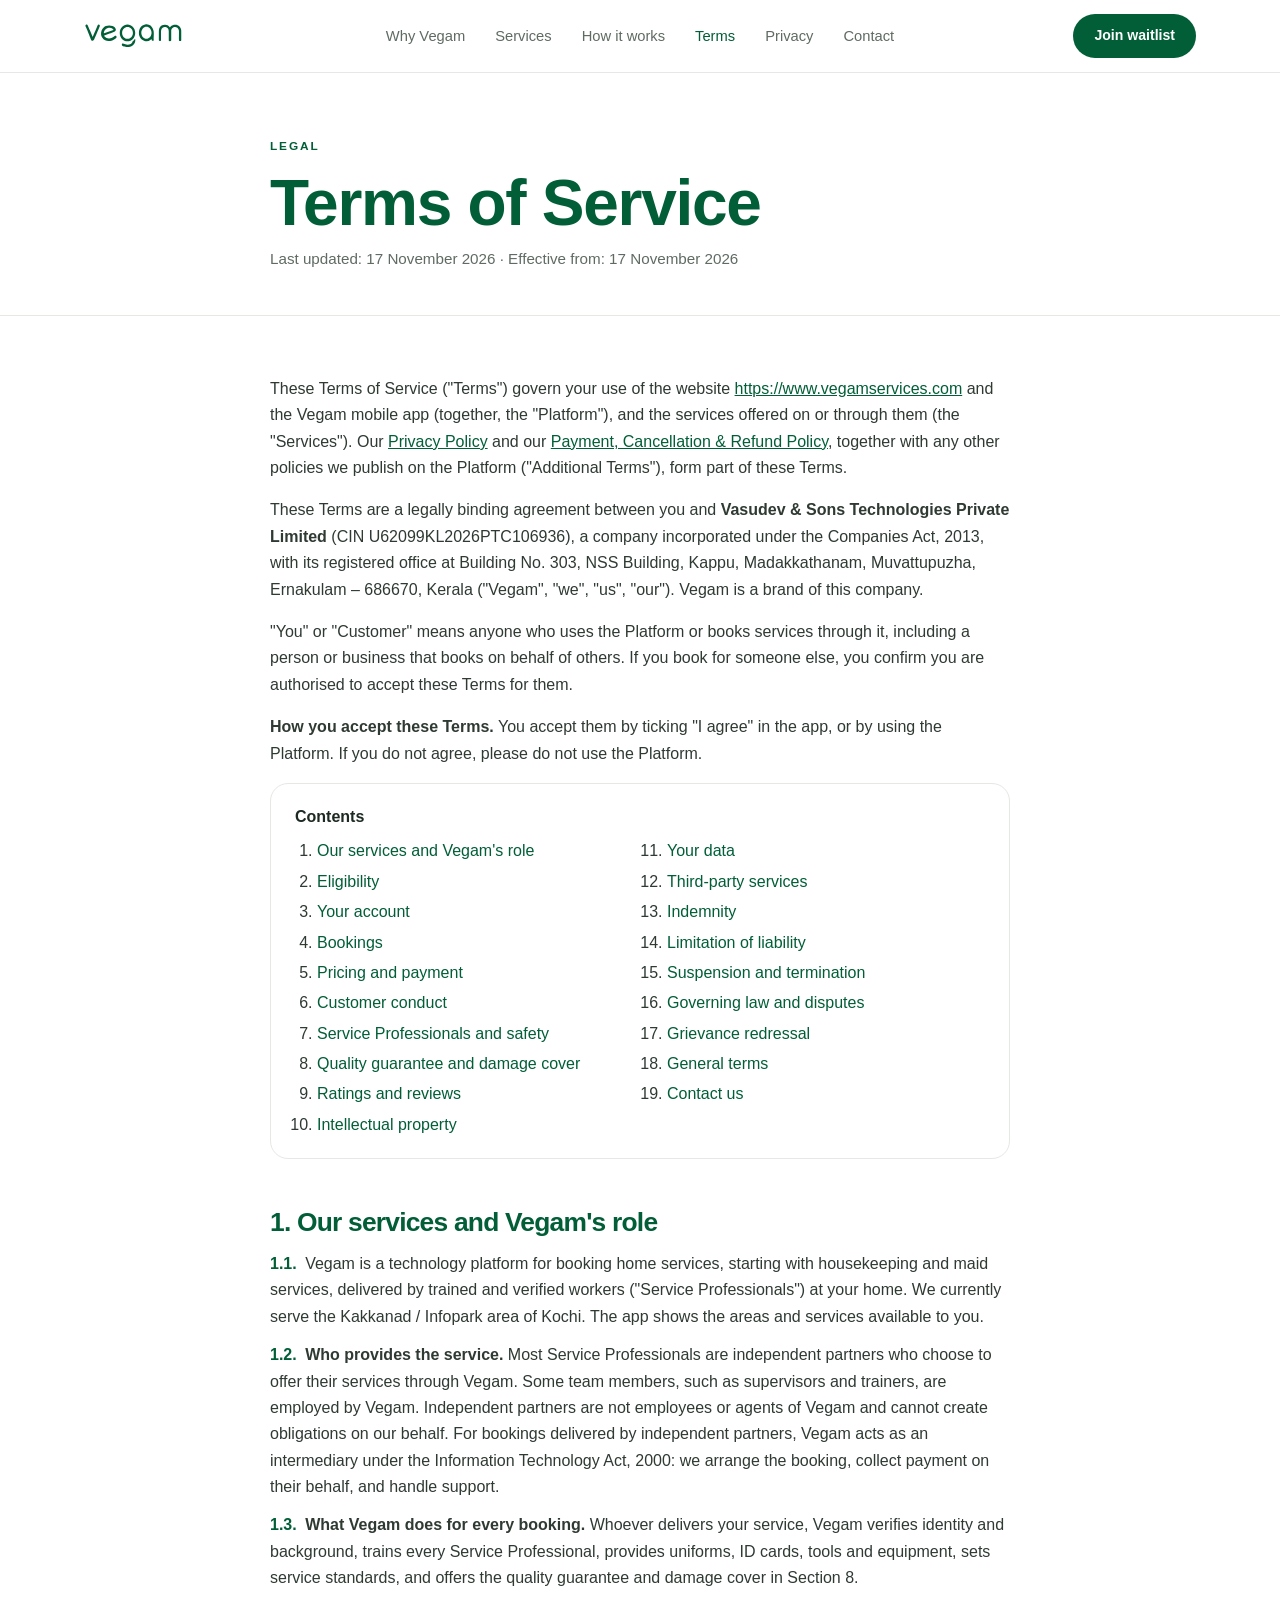
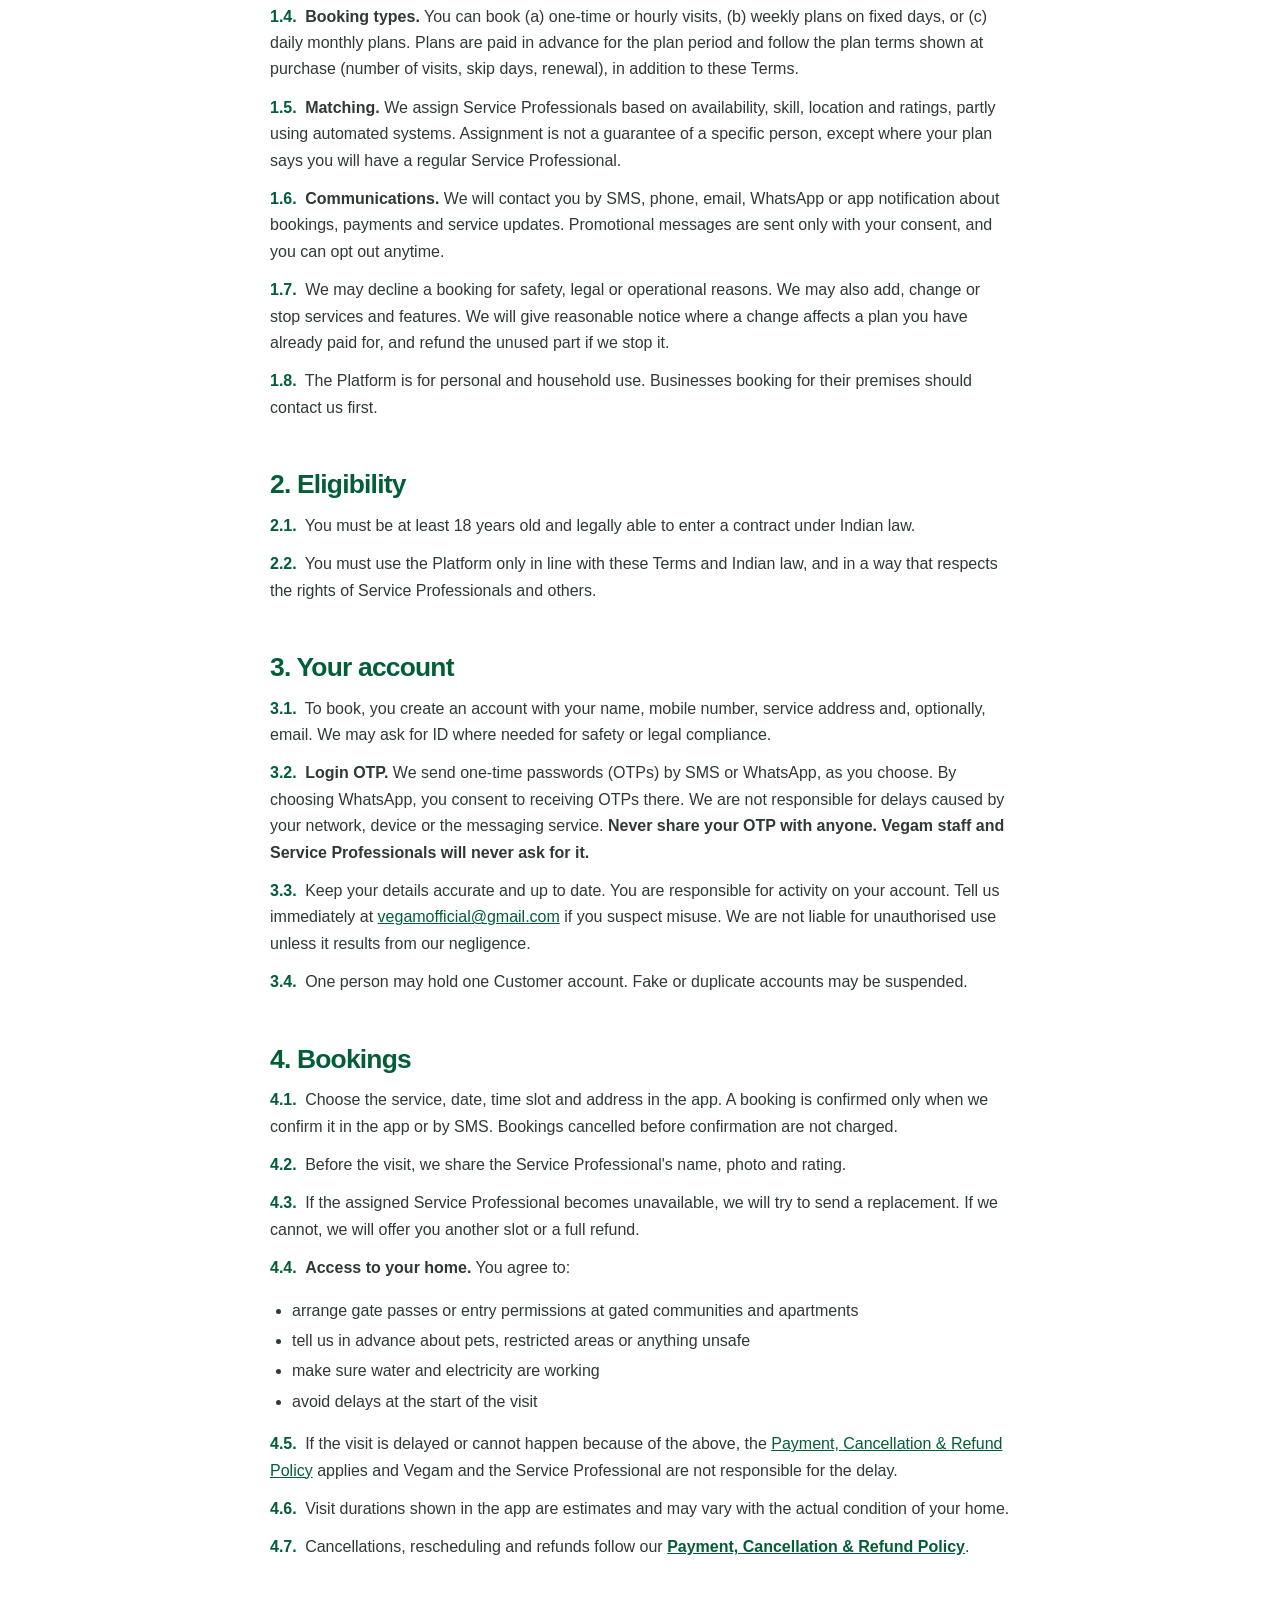
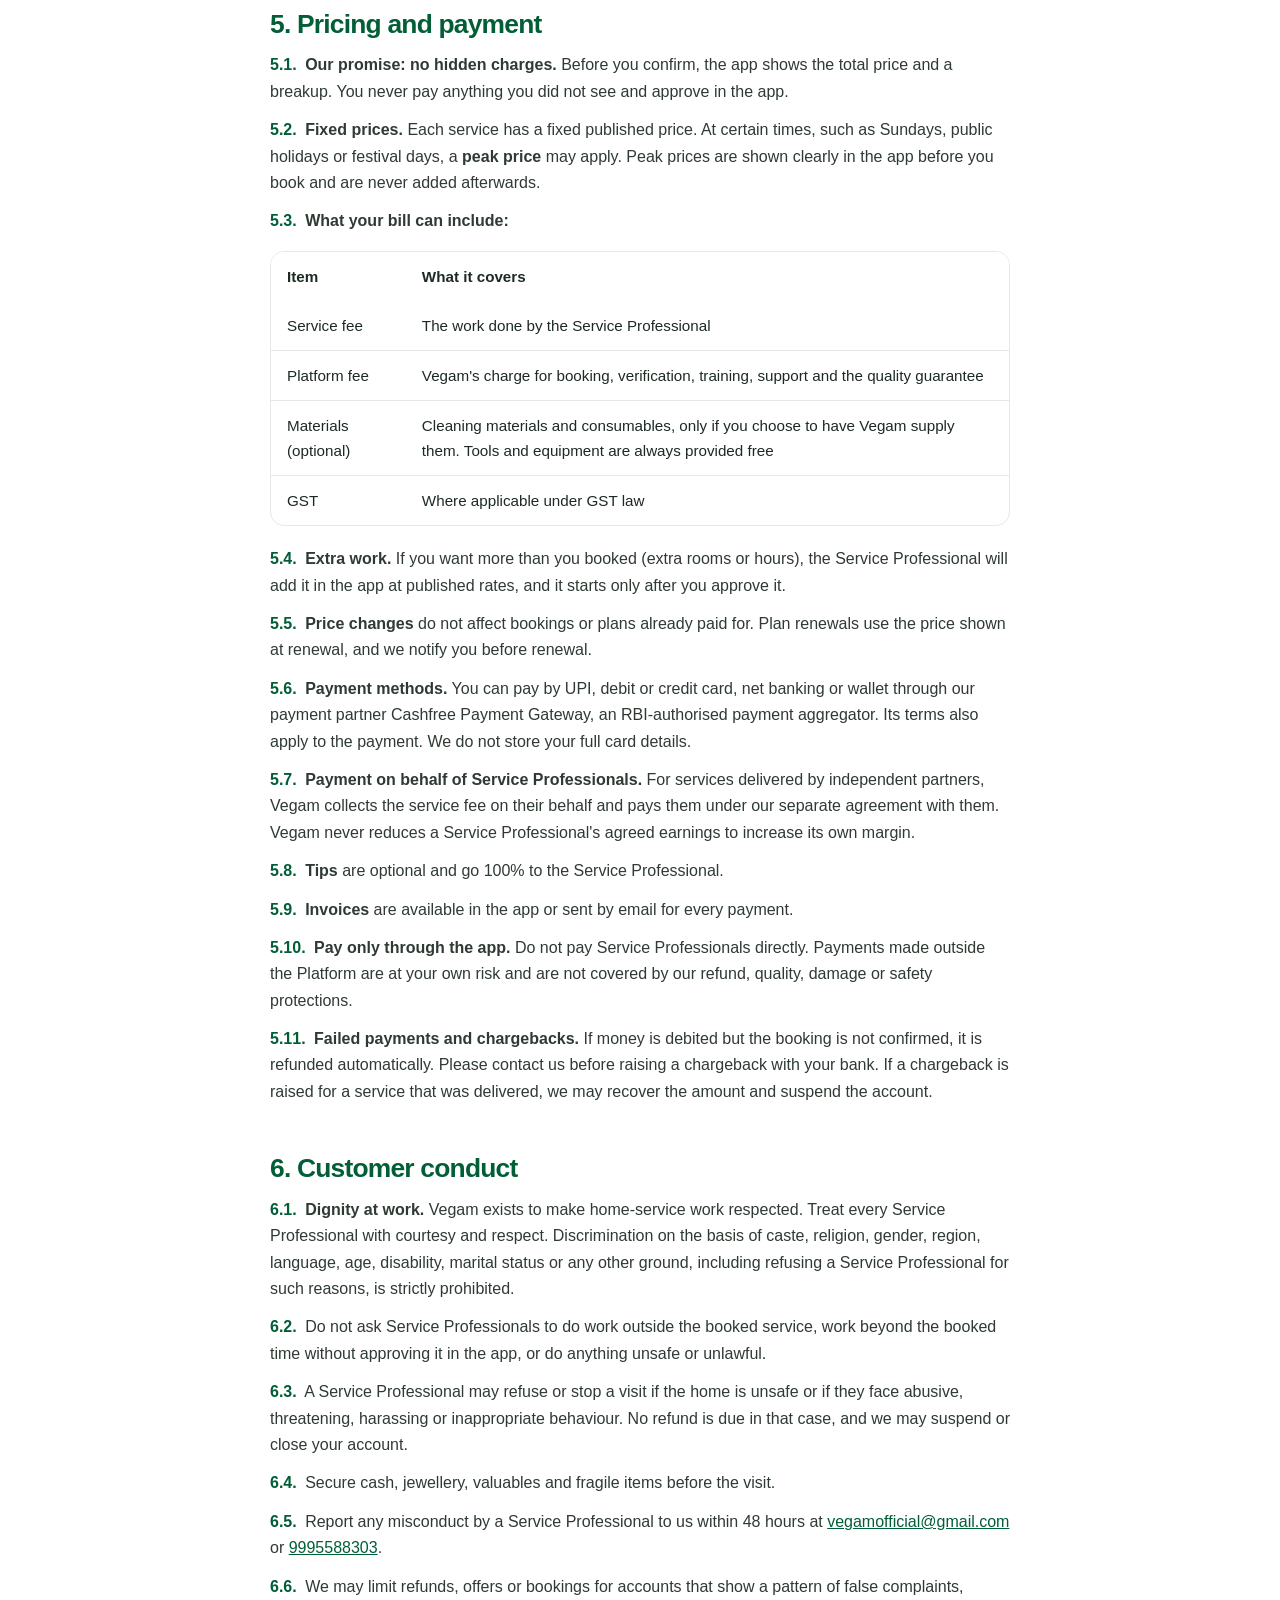
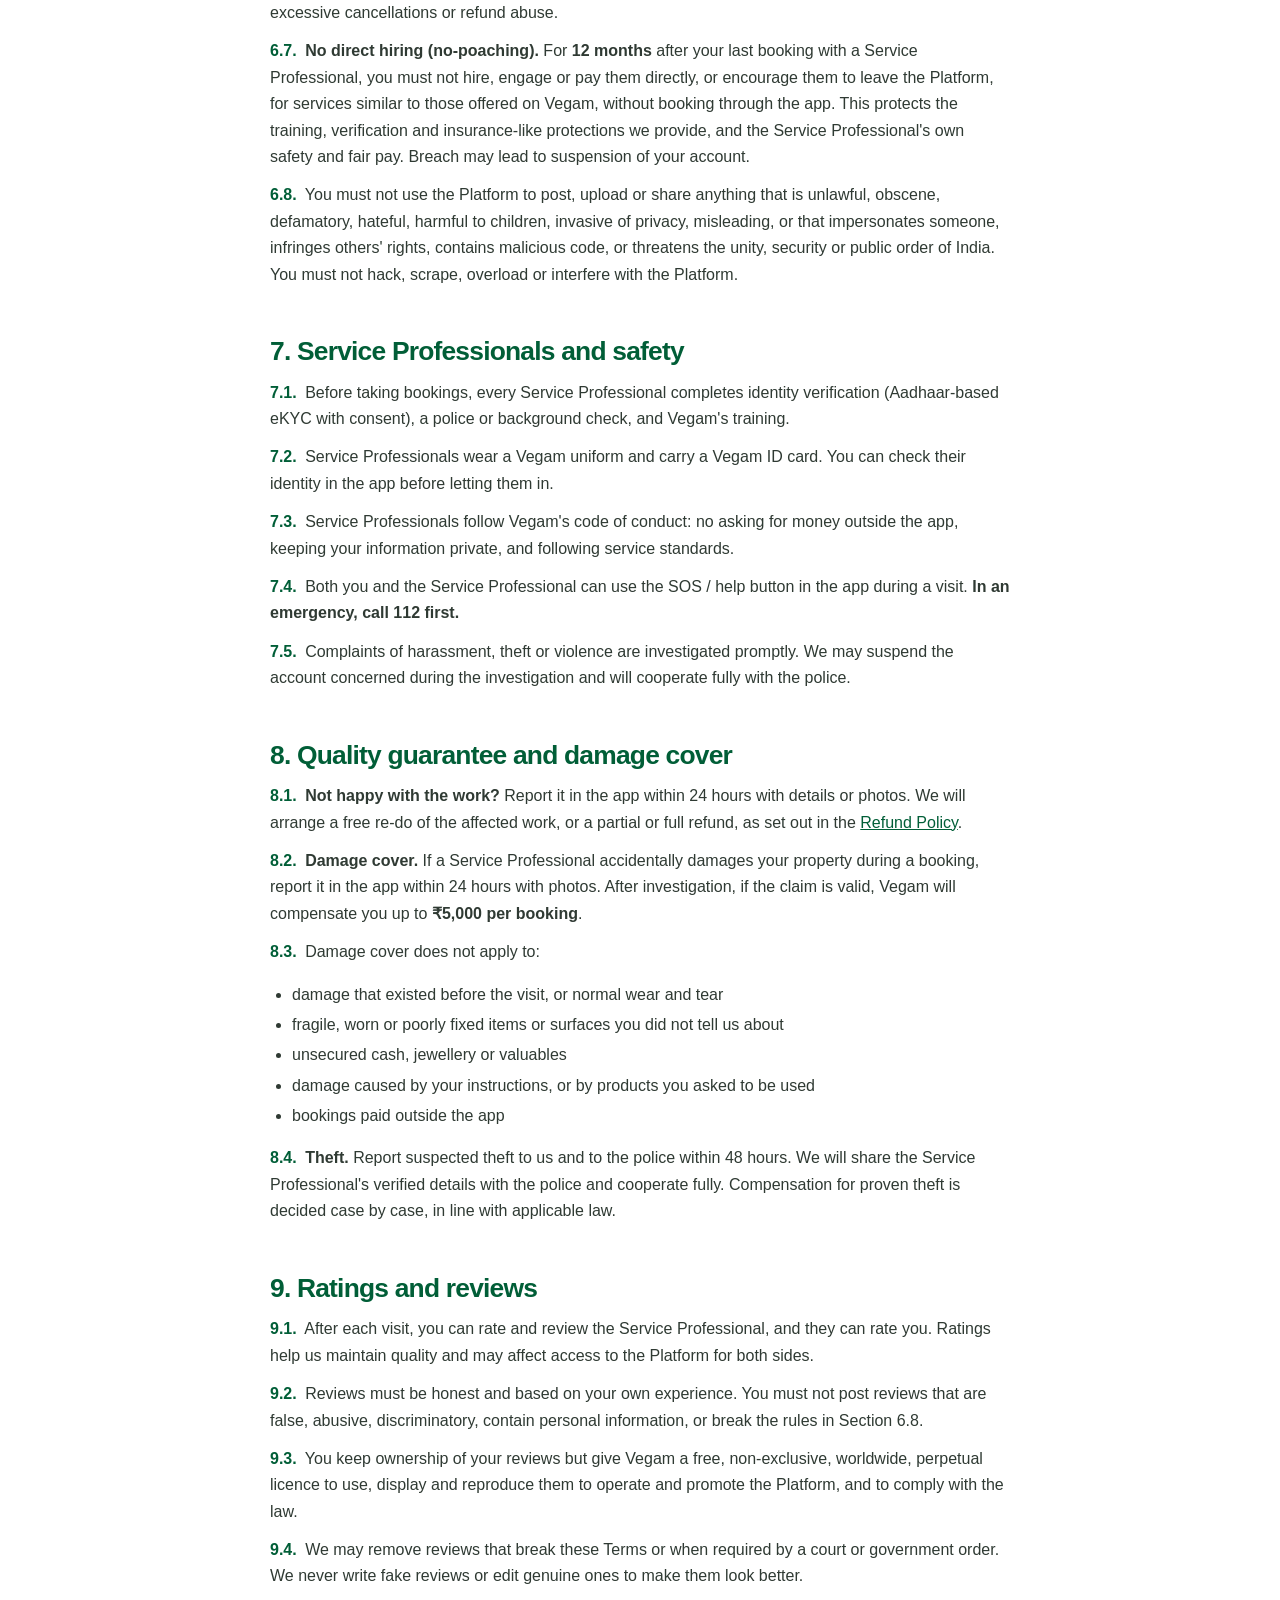
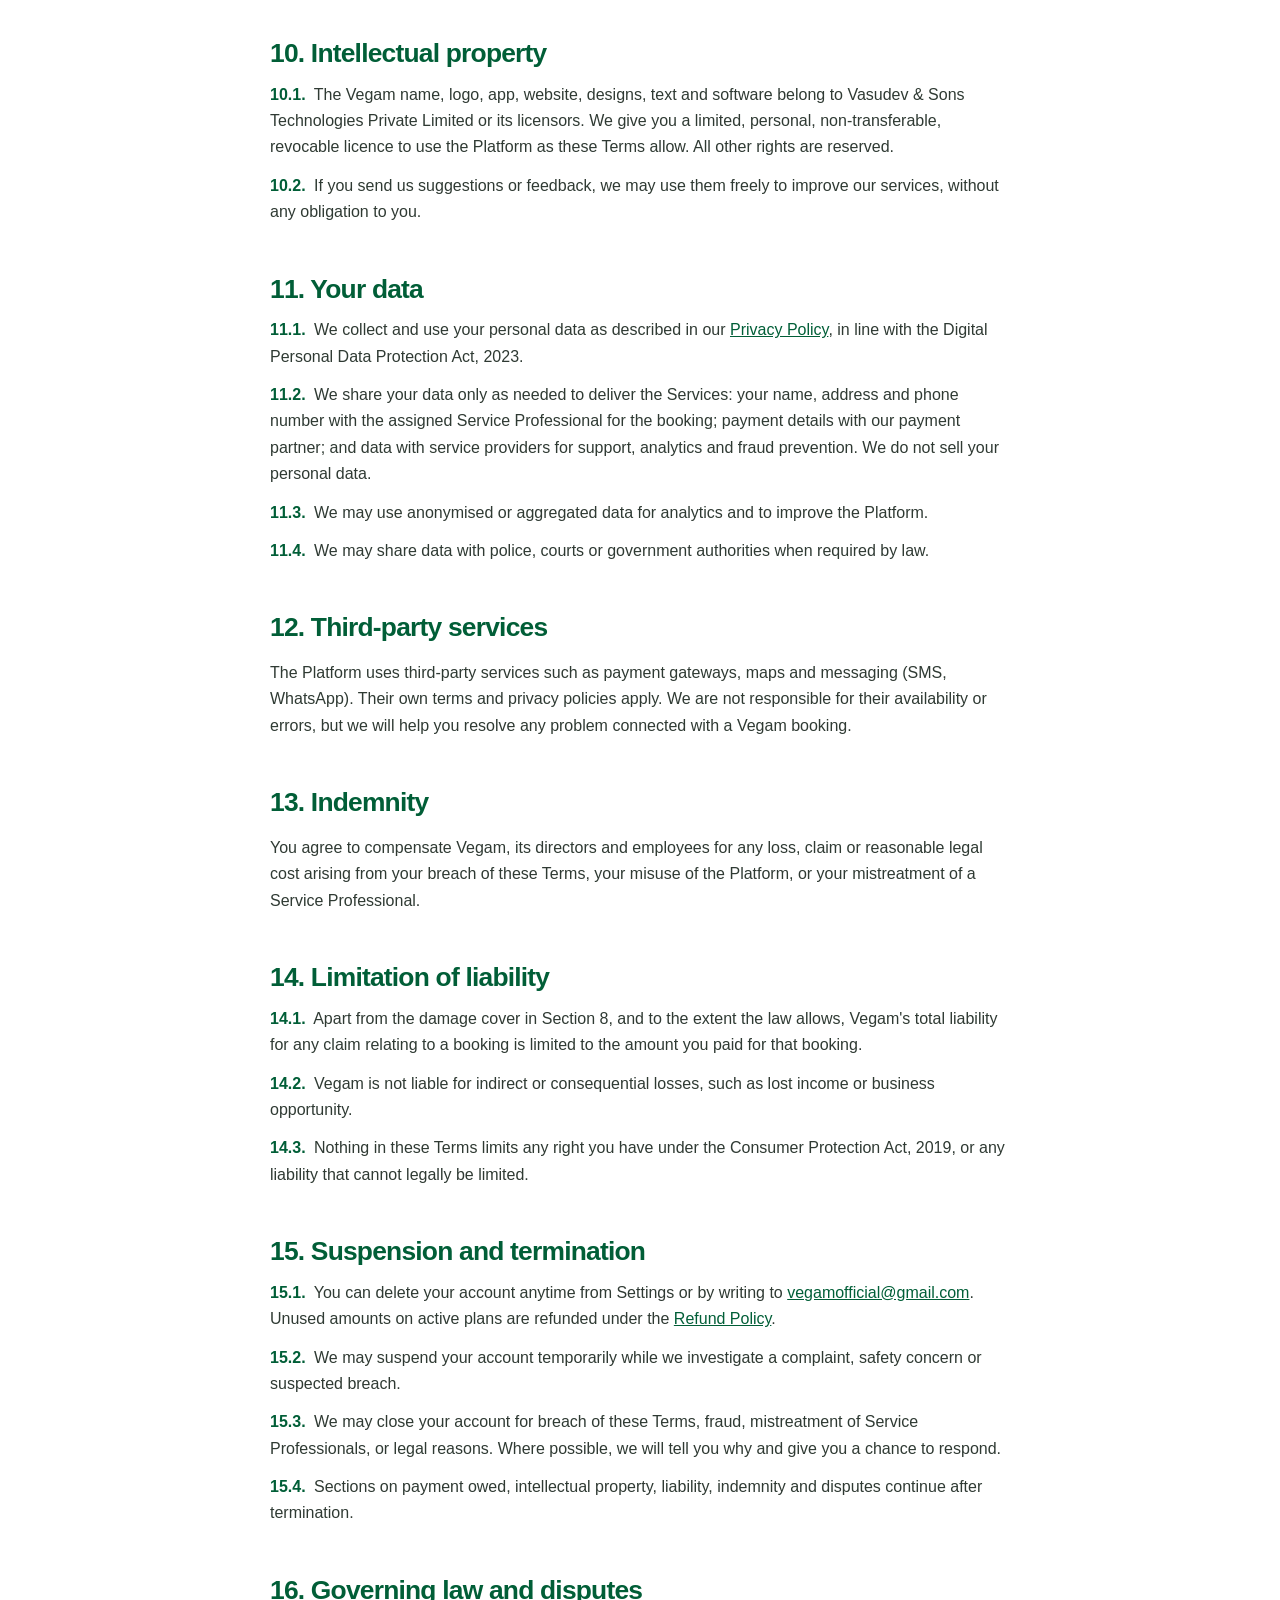
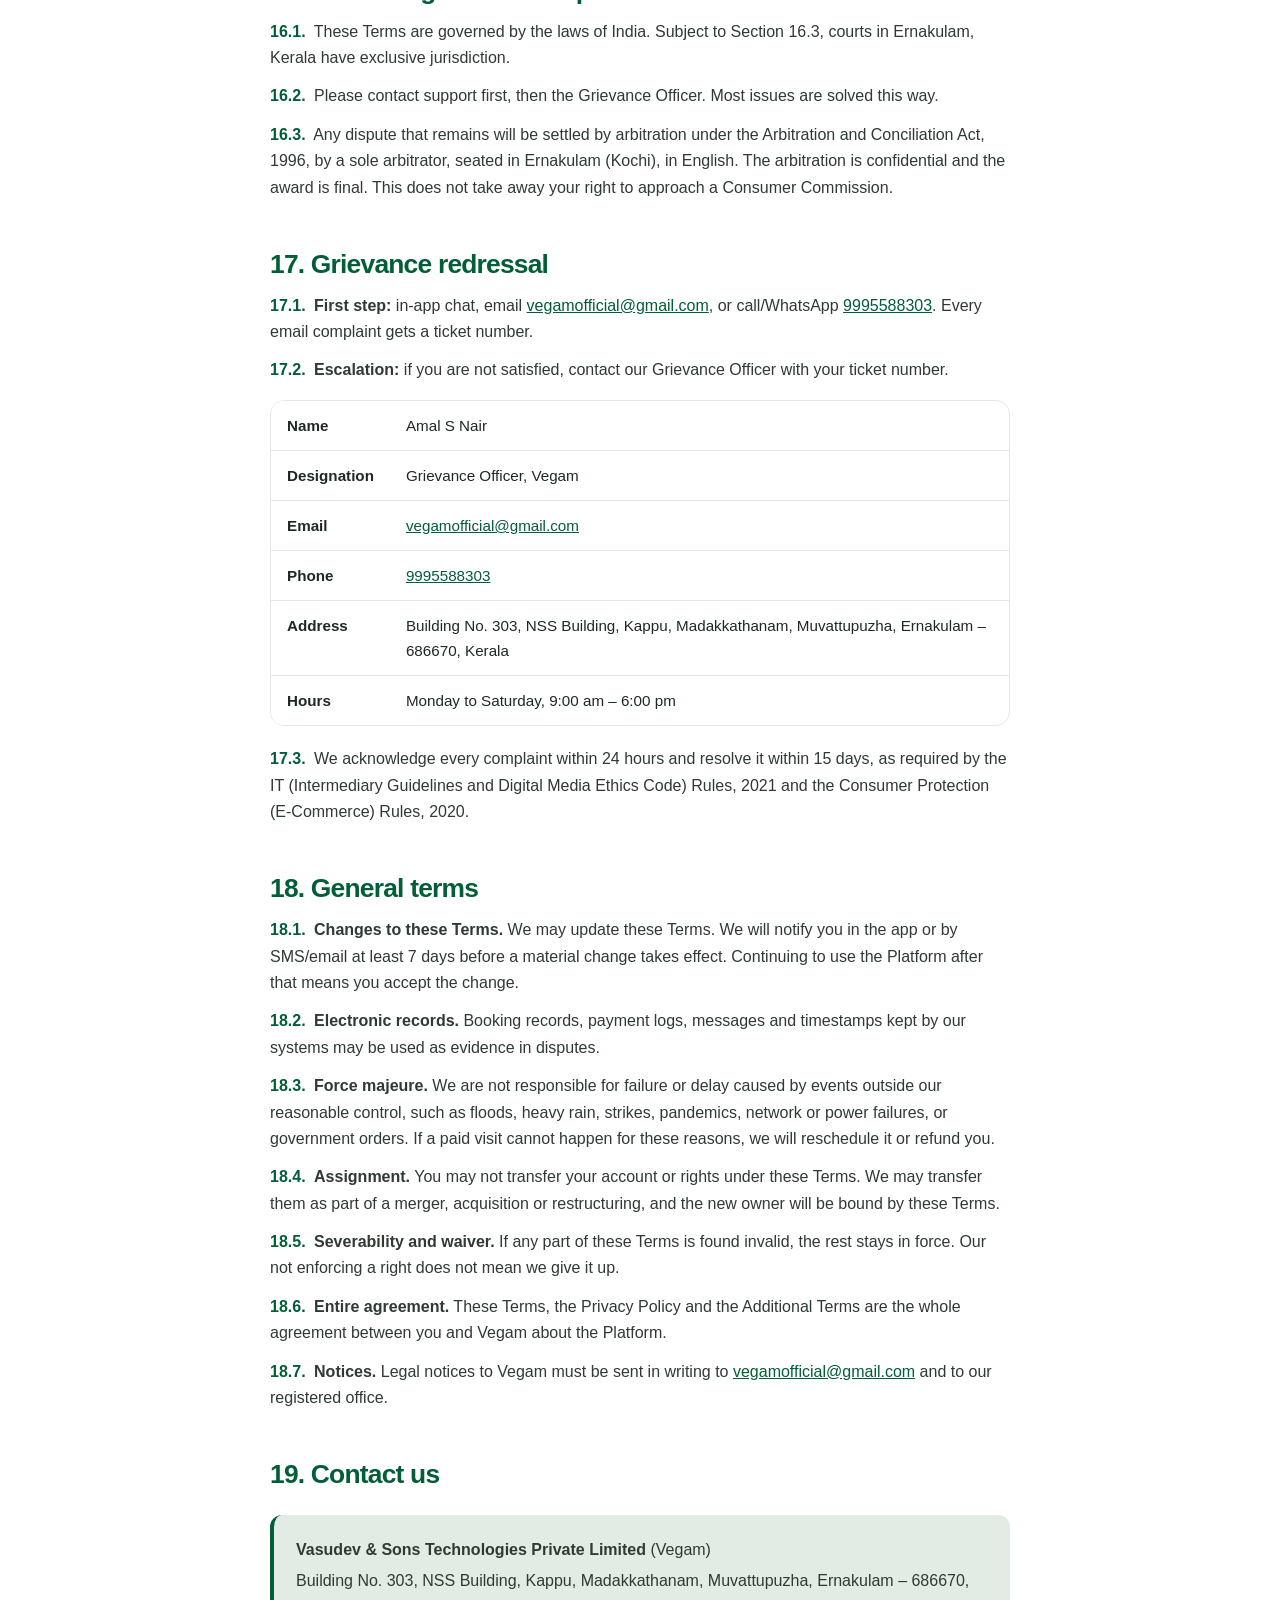
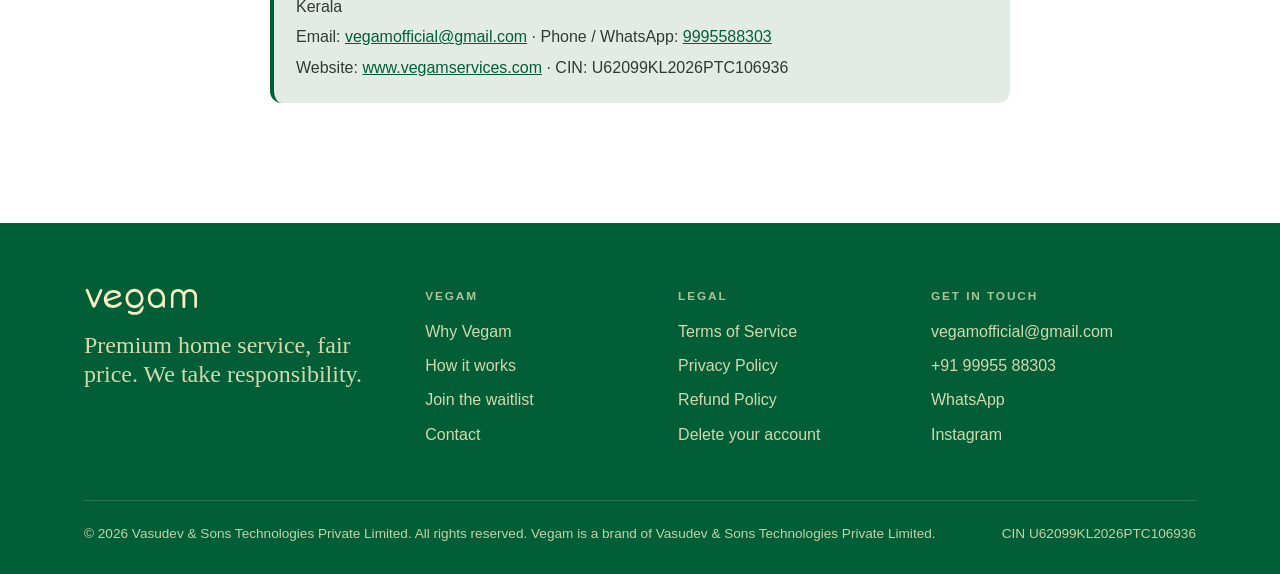
<file: terms.html>
<!DOCTYPE html>
<html lang="en">
<head>
  <meta charset="UTF-8">
  <meta name="viewport" content="width=device-width, initial-scale=1.0">
  <meta http-equiv="Content-Security-Policy" content="default-src 'none'; script-src 'self' https://tracker.metricool.com; style-src 'self' https://fonts.googleapis.com; font-src https://fonts.gstatic.com; img-src 'self' https://tracker.metricool.com; connect-src https://tracker.metricool.com; manifest-src 'self'; object-src 'none'; base-uri 'none'; form-action 'none'; upgrade-insecure-requests">
  <meta name="referrer" content="strict-origin-when-cross-origin">
  <title>Terms of Service – Vegam</title>
  <meta name="description" content="Terms of Service for the Vegam app and website, operated by Vasudev & Sons Technologies Private Limited.">
  <link rel="icon" type="image/svg+xml" href="assets/icon.svg">
  <link rel="apple-touch-icon" href="assets/icon.png">
  <link rel="preconnect" href="https://fonts.googleapis.com">
  <link rel="preconnect" href="https://fonts.gstatic.com" crossorigin>
  <link href="https://fonts.googleapis.com/css2?family=DM+Sans:opsz,wght@9..40,400..800&family=Caveat:wght@500;700&display=swap" rel="stylesheet">
  <link rel="stylesheet" href="styles.css?v=20261123">
</head>
<body>

  <header class="site-header">
    <div class="wrap">
      <a href="index.html" class="brand" aria-label="Vegam home">
        <img class="word" src="assets/wordmark-green.svg" alt="Vegam">
      </a>
      <button class="nav-toggle" type="button" aria-label="Open menu" aria-expanded="false" aria-controls="site-nav">
        <svg viewBox="0 0 24 24" fill="none" stroke-width="2" stroke-linecap="round"><path class="l1" d="M4 7h16"/><path class="l2" d="M4 12h16"/><path class="l3" d="M4 17h16"/></svg>
      </button>
      <nav class="nav" id="site-nav" aria-label="Main">
        <a href="index.html#why">Why Vegam</a>
        <a href="index.html#services">Services</a>
        <a href="index.html#how">How it works</a>
        <a href="terms.html" class="active">Terms</a>
        <a href="privacy.html">Privacy</a>
        <a href="contact.html">Contact</a>
      </nav>
      <a href="https://wa.me/919995588303?text=Hi%20Vegam%2C%20please%20add%20me%20to%20the%20waitlist." data-link="waitlist" target="_blank" rel="noopener noreferrer" class="btn btn-green header-cta">Join waitlist</a>
    </div>
  </header>

  <main>
    <div class="doc-hero">
      <div class="wrap-doc">
        <p class="eyebrow">Legal</p>
        <h1>Terms of Service</h1>
        <p class="meta">Last updated: 17 November 2026 · Effective from: 17 November 2026</p>
      </div>
    </div>

    <article class="doc">
      <div class="wrap-doc">

        <p>These Terms of Service ("Terms") govern your use of the website <a href="https://www.vegamservices.com">https://www.vegamservices.com</a> and the Vegam mobile app (together, the "Platform"), and the services offered on or through them (the "Services"). Our <a href="privacy.html">Privacy Policy</a> and our <a href="refund.html">Payment, Cancellation &amp; Refund Policy</a>, together with any other policies we publish on the Platform ("Additional Terms"), form part of these Terms.</p>
        <p>These Terms are a legally binding agreement between you and <strong>Vasudev &amp; Sons Technologies Private Limited</strong> (CIN U62099KL2026PTC106936), a company incorporated under the Companies Act, 2013, with its registered office at Building No. 303, NSS Building, Kappu, Madakkathanam, Muvattupuzha, Ernakulam – 686670, Kerala ("Vegam", "we", "us", "our"). Vegam is a brand of this company.</p>
        <p>"You" or "Customer" means anyone who uses the Platform or books services through it, including a person or business that books on behalf of others. If you book for someone else, you confirm you are authorised to accept these Terms for them.</p>
        <p><strong>How you accept these Terms.</strong> You accept them by ticking "I agree" in the app, or by using the Platform. If you do not agree, please do not use the Platform.</p>

        <nav class="toc" aria-label="Contents">
          <strong>Contents</strong>
          <ol>
            <li><a href="#services">Our services and Vegam's role</a></li>
            <li><a href="#eligibility">Eligibility</a></li>
            <li><a href="#account">Your account</a></li>
            <li><a href="#bookings">Bookings</a></li>
            <li><a href="#pricing">Pricing and payment</a></li>
            <li><a href="#conduct">Customer conduct</a></li>
            <li><a href="#safety">Service Professionals and safety</a></li>
            <li><a href="#guarantee">Quality guarantee and damage cover</a></li>
            <li><a href="#reviews">Ratings and reviews</a></li>
            <li><a href="#ip">Intellectual property</a></li>
            <li><a href="#data">Your data</a></li>
            <li><a href="#third-party">Third-party services</a></li>
            <li><a href="#indemnity">Indemnity</a></li>
            <li><a href="#liability">Limitation of liability</a></li>
            <li><a href="#termination">Suspension and termination</a></li>
            <li><a href="#law">Governing law and disputes</a></li>
            <li><a href="#grievance">Grievance redressal</a></li>
            <li><a href="#general">General terms</a></li>
            <li><a href="#contact">Contact us</a></li>
          </ol>
        </nav>

        <h2 id="services">1. Our services and Vegam's role</h2>
        <p class="clause"><b class="n">1.1.</b> Vegam is a technology platform for booking home services, starting with housekeeping and maid services, delivered by trained and verified workers ("Service Professionals") at your home. We currently serve the Kakkanad / Infopark area of Kochi. The app shows the areas and services available to you.</p>
        <p class="clause"><b class="n">1.2.</b> <strong>Who provides the service.</strong> Most Service Professionals are independent partners who choose to offer their services through Vegam. Some team members, such as supervisors and trainers, are employed by Vegam. Independent partners are not employees or agents of Vegam and cannot create obligations on our behalf. For bookings delivered by independent partners, Vegam acts as an intermediary under the Information Technology Act, 2000: we arrange the booking, collect payment on their behalf, and handle support.</p>
        <p class="clause"><b class="n">1.3.</b> <strong>What Vegam does for every booking.</strong> Whoever delivers your service, Vegam verifies identity and background, trains every Service Professional, provides uniforms, ID cards, tools and equipment, sets service standards, and offers the quality guarantee and damage cover in Section 8.</p>
        <p class="clause"><b class="n">1.4.</b> <strong>Booking types.</strong> You can book (a) one-time or hourly visits, (b) weekly plans on fixed days, or (c) daily monthly plans. Plans are paid in advance for the plan period and follow the plan terms shown at purchase (number of visits, skip days, renewal), in addition to these Terms.</p>
        <p class="clause"><b class="n">1.5.</b> <strong>Matching.</strong> We assign Service Professionals based on availability, skill, location and ratings, partly using automated systems. Assignment is not a guarantee of a specific person, except where your plan says you will have a regular Service Professional.</p>
        <p class="clause"><b class="n">1.6.</b> <strong>Communications.</strong> We will contact you by SMS, phone, email, WhatsApp or app notification about bookings, payments and service updates. Promotional messages are sent only with your consent, and you can opt out anytime.</p>
        <p class="clause"><b class="n">1.7.</b> We may decline a booking for safety, legal or operational reasons. We may also add, change or stop services and features. We will give reasonable notice where a change affects a plan you have already paid for, and refund the unused part if we stop it.</p>
        <p class="clause"><b class="n">1.8.</b> The Platform is for personal and household use. Businesses booking for their premises should contact us first.</p>

        <h2 id="eligibility">2. Eligibility</h2>
        <p class="clause"><b class="n">2.1.</b> You must be at least 18 years old and legally able to enter a contract under Indian law.</p>
        <p class="clause"><b class="n">2.2.</b> You must use the Platform only in line with these Terms and Indian law, and in a way that respects the rights of Service Professionals and others.</p>

        <h2 id="account">3. Your account</h2>
        <p class="clause"><b class="n">3.1.</b> To book, you create an account with your name, mobile number, service address and, optionally, email. We may ask for ID where needed for safety or legal compliance.</p>
        <p class="clause"><b class="n">3.2.</b> <strong>Login OTP.</strong> We send one-time passwords (OTPs) by SMS or WhatsApp, as you choose. By choosing WhatsApp, you consent to receiving OTPs there. We are not responsible for delays caused by your network, device or the messaging service. <strong>Never share your OTP with anyone. Vegam staff and Service Professionals will never ask for it.</strong></p>
        <p class="clause"><b class="n">3.3.</b> Keep your details accurate and up to date. You are responsible for activity on your account. Tell us immediately at <a href="mailto:vegamofficial@gmail.com">vegamofficial@gmail.com</a> if you suspect misuse. We are not liable for unauthorised use unless it results from our negligence.</p>
        <p class="clause"><b class="n">3.4.</b> One person may hold one Customer account. Fake or duplicate accounts may be suspended.</p>

        <h2 id="bookings">4. Bookings</h2>
        <p class="clause"><b class="n">4.1.</b> Choose the service, date, time slot and address in the app. A booking is confirmed only when we confirm it in the app or by SMS. Bookings cancelled before confirmation are not charged.</p>
        <p class="clause"><b class="n">4.2.</b> Before the visit, we share the Service Professional's name, photo and rating.</p>
        <p class="clause"><b class="n">4.3.</b> If the assigned Service Professional becomes unavailable, we will try to send a replacement. If we cannot, we will offer you another slot or a full refund.</p>
        <p class="clause"><b class="n">4.4.</b> <strong>Access to your home.</strong> You agree to:</p>
        <ul>
          <li>arrange gate passes or entry permissions at gated communities and apartments</li>
          <li>tell us in advance about pets, restricted areas or anything unsafe</li>
          <li>make sure water and electricity are working</li>
          <li>avoid delays at the start of the visit</li>
        </ul>
        <p class="clause"><b class="n">4.5.</b> If the visit is delayed or cannot happen because of the above, the <a href="refund.html">Payment, Cancellation &amp; Refund Policy</a> applies and Vegam and the Service Professional are not responsible for the delay.</p>
        <p class="clause"><b class="n">4.6.</b> Visit durations shown in the app are estimates and may vary with the actual condition of your home.</p>
        <p class="clause"><b class="n">4.7.</b> Cancellations, rescheduling and refunds follow our <a href="refund.html"><strong>Payment, Cancellation &amp; Refund Policy</strong></a>.</p>

        <h2 id="pricing">5. Pricing and payment</h2>
        <p class="clause"><b class="n">5.1.</b> <strong>Our promise: no hidden charges.</strong> Before you confirm, the app shows the total price and a breakup. You never pay anything you did not see and approve in the app.</p>
        <p class="clause"><b class="n">5.2.</b> <strong>Fixed prices.</strong> Each service has a fixed published price. At certain times, such as Sundays, public holidays or festival days, a <strong>peak price</strong> may apply. Peak prices are shown clearly in the app before you book and are never added afterwards.</p>
        <p class="clause"><b class="n">5.3.</b> <strong>What your bill can include:</strong></p>
        <div class="table-wrap">
          <table>
            <thead><tr><th>Item</th><th>What it covers</th></tr></thead>
            <tbody>
              <tr><td>Service fee</td><td>The work done by the Service Professional</td></tr>
              <tr><td>Platform fee</td><td>Vegam's charge for booking, verification, training, support and the quality guarantee</td></tr>
              <tr><td>Materials (optional)</td><td>Cleaning materials and consumables, only if you choose to have Vegam supply them. Tools and equipment are always provided free</td></tr>
              <tr><td>GST</td><td>Where applicable under GST law</td></tr>
            </tbody>
          </table>
        </div>
        <p class="clause"><b class="n">5.4.</b> <strong>Extra work.</strong> If you want more than you booked (extra rooms or hours), the Service Professional will add it in the app at published rates, and it starts only after you approve it.</p>
        <p class="clause"><b class="n">5.5.</b> <strong>Price changes</strong> do not affect bookings or plans already paid for. Plan renewals use the price shown at renewal, and we notify you before renewal.</p>
        <p class="clause"><b class="n">5.6.</b> <strong>Payment methods.</strong> You can pay by UPI, debit or credit card, net banking or wallet through our payment partner Cashfree Payment Gateway, an RBI-authorised payment aggregator. Its terms also apply to the payment. We do not store your full card details.</p>
        <p class="clause"><b class="n">5.7.</b> <strong>Payment on behalf of Service Professionals.</strong> For services delivered by independent partners, Vegam collects the service fee on their behalf and pays them under our separate agreement with them. Vegam never reduces a Service Professional's agreed earnings to increase its own margin.</p>
        <p class="clause"><b class="n">5.8.</b> <strong>Tips</strong> are optional and go 100% to the Service Professional.</p>
        <p class="clause"><b class="n">5.9.</b> <strong>Invoices</strong> are available in the app or sent by email for every payment.</p>
        <p class="clause"><b class="n">5.10.</b> <strong>Pay only through the app.</strong> Do not pay Service Professionals directly. Payments made outside the Platform are at your own risk and are not covered by our refund, quality, damage or safety protections.</p>
        <p class="clause"><b class="n">5.11.</b> <strong>Failed payments and chargebacks.</strong> If money is debited but the booking is not confirmed, it is refunded automatically. Please contact us before raising a chargeback with your bank. If a chargeback is raised for a service that was delivered, we may recover the amount and suspend the account.</p>

        <h2 id="conduct">6. Customer conduct</h2>
        <p class="clause"><b class="n">6.1.</b> <strong>Dignity at work.</strong> Vegam exists to make home-service work respected. Treat every Service Professional with courtesy and respect. Discrimination on the basis of caste, religion, gender, region, language, age, disability, marital status or any other ground, including refusing a Service Professional for such reasons, is strictly prohibited.</p>
        <p class="clause"><b class="n">6.2.</b> Do not ask Service Professionals to do work outside the booked service, work beyond the booked time without approving it in the app, or do anything unsafe or unlawful.</p>
        <p class="clause"><b class="n">6.3.</b> A Service Professional may refuse or stop a visit if the home is unsafe or if they face abusive, threatening, harassing or inappropriate behaviour. No refund is due in that case, and we may suspend or close your account.</p>
        <p class="clause"><b class="n">6.4.</b> Secure cash, jewellery, valuables and fragile items before the visit.</p>
        <p class="clause"><b class="n">6.5.</b> Report any misconduct by a Service Professional to us within 48 hours at <a href="mailto:vegamofficial@gmail.com">vegamofficial@gmail.com</a> or <a href="tel:+919995588303">9995588303</a>.</p>
        <p class="clause"><b class="n">6.6.</b> We may limit refunds, offers or bookings for accounts that show a pattern of false complaints, excessive cancellations or refund abuse.</p>
        <!-- Internal note from the draft: lawyer to confirm enforceability of 6.7 under Section 27 of the Indian Contract Act. -->
        <p class="clause"><b class="n">6.7.</b> <strong>No direct hiring (no-poaching).</strong> For <strong>12 months</strong> after your last booking with a Service Professional, you must not hire, engage or pay them directly, or encourage them to leave the Platform, for services similar to those offered on Vegam, without booking through the app. This protects the training, verification and insurance-like protections we provide, and the Service Professional's own safety and fair pay. Breach may lead to suspension of your account.</p>
        <p class="clause"><b class="n">6.8.</b> You must not use the Platform to post, upload or share anything that is unlawful, obscene, defamatory, hateful, harmful to children, invasive of privacy, misleading, or that impersonates someone, infringes others' rights, contains malicious code, or threatens the unity, security or public order of India. You must not hack, scrape, overload or interfere with the Platform.</p>

        <h2 id="safety">7. Service Professionals and safety</h2>
        <p class="clause"><b class="n">7.1.</b> Before taking bookings, every Service Professional completes identity verification (Aadhaar-based eKYC with consent), a police or background check, and Vegam's training.</p>
        <p class="clause"><b class="n">7.2.</b> Service Professionals wear a Vegam uniform and carry a Vegam ID card. You can check their identity in the app before letting them in.</p>
        <p class="clause"><b class="n">7.3.</b> Service Professionals follow Vegam's code of conduct: no asking for money outside the app, keeping your information private, and following service standards.</p>
        <p class="clause"><b class="n">7.4.</b> Both you and the Service Professional can use the SOS / help button in the app during a visit. <strong>In an emergency, call 112 first.</strong></p>
        <p class="clause"><b class="n">7.5.</b> Complaints of harassment, theft or violence are investigated promptly. We may suspend the account concerned during the investigation and will cooperate fully with the police.</p>

        <h2 id="guarantee">8. Quality guarantee and damage cover</h2>
        <p class="clause"><b class="n">8.1.</b> <strong>Not happy with the work?</strong> Report it in the app within 24 hours with details or photos. We will arrange a free re-do of the affected work, or a partial or full refund, as set out in the <a href="refund.html">Refund Policy</a>.</p>
        <p class="clause"><b class="n">8.2.</b> <strong>Damage cover.</strong> If a Service Professional accidentally damages your property during a booking, report it in the app within 24 hours with photos. After investigation, if the claim is valid, Vegam will compensate you up to <strong>₹5,000 per booking</strong>.</p>
        <p class="clause"><b class="n">8.3.</b> Damage cover does not apply to:</p>
        <ul>
          <li>damage that existed before the visit, or normal wear and tear</li>
          <li>fragile, worn or poorly fixed items or surfaces you did not tell us about</li>
          <li>unsecured cash, jewellery or valuables</li>
          <li>damage caused by your instructions, or by products you asked to be used</li>
          <li>bookings paid outside the app</li>
        </ul>
        <p class="clause"><b class="n">8.4.</b> <strong>Theft.</strong> Report suspected theft to us and to the police within 48 hours. We will share the Service Professional's verified details with the police and cooperate fully. Compensation for proven theft is decided case by case, in line with applicable law.</p>

        <h2 id="reviews">9. Ratings and reviews</h2>
        <p class="clause"><b class="n">9.1.</b> After each visit, you can rate and review the Service Professional, and they can rate you. Ratings help us maintain quality and may affect access to the Platform for both sides.</p>
        <p class="clause"><b class="n">9.2.</b> Reviews must be honest and based on your own experience. You must not post reviews that are false, abusive, discriminatory, contain personal information, or break the rules in Section 6.8.</p>
        <p class="clause"><b class="n">9.3.</b> You keep ownership of your reviews but give Vegam a free, non-exclusive, worldwide, perpetual licence to use, display and reproduce them to operate and promote the Platform, and to comply with the law.</p>
        <p class="clause"><b class="n">9.4.</b> We may remove reviews that break these Terms or when required by a court or government order. We never write fake reviews or edit genuine ones to make them look better.</p>

        <h2 id="ip">10. Intellectual property</h2>
        <p class="clause"><b class="n">10.1.</b> The Vegam name, logo, app, website, designs, text and software belong to Vasudev &amp; Sons Technologies Private Limited or its licensors. We give you a limited, personal, non-transferable, revocable licence to use the Platform as these Terms allow. All other rights are reserved.</p>
        <p class="clause"><b class="n">10.2.</b> If you send us suggestions or feedback, we may use them freely to improve our services, without any obligation to you.</p>

        <h2 id="data">11. Your data</h2>
        <p class="clause"><b class="n">11.1.</b> We collect and use your personal data as described in our <a href="privacy.html">Privacy Policy</a>, in line with the Digital Personal Data Protection Act, 2023.</p>
        <p class="clause"><b class="n">11.2.</b> We share your data only as needed to deliver the Services: your name, address and phone number with the assigned Service Professional for the booking; payment details with our payment partner; and data with service providers for support, analytics and fraud prevention. We do not sell your personal data.</p>
        <p class="clause"><b class="n">11.3.</b> We may use anonymised or aggregated data for analytics and to improve the Platform.</p>
        <p class="clause"><b class="n">11.4.</b> We may share data with police, courts or government authorities when required by law.</p>

        <h2 id="third-party">12. Third-party services</h2>
        <p>The Platform uses third-party services such as payment gateways, maps and messaging (SMS, WhatsApp). Their own terms and privacy policies apply. We are not responsible for their availability or errors, but we will help you resolve any problem connected with a Vegam booking.</p>

        <h2 id="indemnity">13. Indemnity</h2>
        <p>You agree to compensate Vegam, its directors and employees for any loss, claim or reasonable legal cost arising from your breach of these Terms, your misuse of the Platform, or your mistreatment of a Service Professional.</p>

        <h2 id="liability">14. Limitation of liability</h2>
        <p class="clause"><b class="n">14.1.</b> Apart from the damage cover in Section 8, and to the extent the law allows, Vegam's total liability for any claim relating to a booking is limited to the amount you paid for that booking.</p>
        <p class="clause"><b class="n">14.2.</b> Vegam is not liable for indirect or consequential losses, such as lost income or business opportunity.</p>
        <p class="clause"><b class="n">14.3.</b> Nothing in these Terms limits any right you have under the Consumer Protection Act, 2019, or any liability that cannot legally be limited.</p>

        <h2 id="termination">15. Suspension and termination</h2>
        <p class="clause"><b class="n">15.1.</b> You can delete your account anytime from Settings or by writing to <a href="mailto:vegamofficial@gmail.com">vegamofficial@gmail.com</a>. Unused amounts on active plans are refunded under the <a href="refund.html">Refund Policy</a>.</p>
        <p class="clause"><b class="n">15.2.</b> We may suspend your account temporarily while we investigate a complaint, safety concern or suspected breach.</p>
        <p class="clause"><b class="n">15.3.</b> We may close your account for breach of these Terms, fraud, mistreatment of Service Professionals, or legal reasons. Where possible, we will tell you why and give you a chance to respond.</p>
        <p class="clause"><b class="n">15.4.</b> Sections on payment owed, intellectual property, liability, indemnity and disputes continue after termination.</p>

        <h2 id="law">16. Governing law and disputes</h2>
        <p class="clause"><b class="n">16.1.</b> These Terms are governed by the laws of India. Subject to Section 16.3, courts in Ernakulam, Kerala have exclusive jurisdiction.</p>
        <p class="clause"><b class="n">16.2.</b> Please contact support first, then the Grievance Officer. Most issues are solved this way.</p>
        <!-- Internal note from the draft: lawyer to confirm how the arbitrator is appointed. -->
        <p class="clause"><b class="n">16.3.</b> Any dispute that remains will be settled by arbitration under the Arbitration and Conciliation Act, 1996, by a sole arbitrator, seated in Ernakulam (Kochi), in English. The arbitration is confidential and the award is final. This does not take away your right to approach a Consumer Commission.</p>

        <h2 id="grievance">17. Grievance redressal</h2>
        <p class="clause"><b class="n">17.1.</b> <strong>First step:</strong> in-app chat, email <a href="mailto:vegamofficial@gmail.com">vegamofficial@gmail.com</a>, or call/WhatsApp <a href="tel:+919995588303">9995588303</a>. Every email complaint gets a ticket number.</p>
        <p class="clause"><b class="n">17.2.</b> <strong>Escalation:</strong> if you are not satisfied, contact our Grievance Officer with your ticket number.</p>
        <div class="table-wrap">
          <table>
            <tbody>
              <tr><th>Name</th><td>Amal S Nair</td></tr>
              <tr><th>Designation</th><td>Grievance Officer, Vegam</td></tr>
              <tr><th>Email</th><td><a href="mailto:vegamofficial@gmail.com">vegamofficial@gmail.com</a></td></tr>
              <tr><th>Phone</th><td><a href="tel:+919995588303">9995588303</a></td></tr>
              <tr><th>Address</th><td>Building No. 303, NSS Building, Kappu, Madakkathanam, Muvattupuzha, Ernakulam – 686670, Kerala</td></tr>
              <tr><th>Hours</th><td>Monday to Saturday, 9:00 am – 6:00 pm</td></tr>
            </tbody>
          </table>
        </div>
        <p class="clause"><b class="n">17.3.</b> We acknowledge every complaint within 24 hours and resolve it within 15 days, as required by the IT (Intermediary Guidelines and Digital Media Ethics Code) Rules, 2021 and the Consumer Protection (E-Commerce) Rules, 2020.</p>

        <h2 id="general">18. General terms</h2>
        <p class="clause"><b class="n">18.1.</b> <strong>Changes to these Terms.</strong> We may update these Terms. We will notify you in the app or by SMS/email at least 7 days before a material change takes effect. Continuing to use the Platform after that means you accept the change.</p>
        <p class="clause"><b class="n">18.2.</b> <strong>Electronic records.</strong> Booking records, payment logs, messages and timestamps kept by our systems may be used as evidence in disputes.</p>
        <p class="clause"><b class="n">18.3.</b> <strong>Force majeure.</strong> We are not responsible for failure or delay caused by events outside our reasonable control, such as floods, heavy rain, strikes, pandemics, network or power failures, or government orders. If a paid visit cannot happen for these reasons, we will reschedule it or refund you.</p>
        <p class="clause"><b class="n">18.4.</b> <strong>Assignment.</strong> You may not transfer your account or rights under these Terms. We may transfer them as part of a merger, acquisition or restructuring, and the new owner will be bound by these Terms.</p>
        <p class="clause"><b class="n">18.5.</b> <strong>Severability and waiver.</strong> If any part of these Terms is found invalid, the rest stays in force. Our not enforcing a right does not mean we give it up.</p>
        <p class="clause"><b class="n">18.6.</b> <strong>Entire agreement.</strong> These Terms, the Privacy Policy and the Additional Terms are the whole agreement between you and Vegam about the Platform.</p>
        <p class="clause"><b class="n">18.7.</b> <strong>Notices.</strong> Legal notices to Vegam must be sent in writing to <a href="mailto:vegamofficial@gmail.com">vegamofficial@gmail.com</a> and to our registered office.</p>

        <h2 id="contact">19. Contact us</h2>
        <div class="callout">
          <p><strong>Vasudev &amp; Sons Technologies Private Limited</strong> (Vegam)</p>
          <p>Building No. 303, NSS Building, Kappu, Madakkathanam, Muvattupuzha, Ernakulam – 686670, Kerala</p>
          <p>Email: <a href="mailto:vegamofficial@gmail.com">vegamofficial@gmail.com</a> · Phone / WhatsApp: <a href="tel:+919995588303">9995588303</a></p>
          <p>Website: <a href="https://www.vegamservices.com">www.vegamservices.com</a> · CIN: U62099KL2026PTC106936</p>
        </div>

      </div>
    </article>
  </main>

  <footer class="site-footer">
    <div class="wrap">
      <div class="footer-top">
        <div class="footer-brand">
          <img src="assets/wordmark-cream.svg" alt="Vegam">
          <p>Premium home service, fair price. We take responsibility.</p>
        </div>
        <div>
          <h4>Vegam</h4>
          <ul>
            <li><a href="index.html#why">Why Vegam</a></li>
            <li><a href="index.html#how">How it works</a></li>
            <li><a href="https://wa.me/919995588303?text=Hi%20Vegam%2C%20please%20add%20me%20to%20the%20waitlist." data-link="waitlist" target="_blank" rel="noopener noreferrer">Join the waitlist</a></li>
            <li><a href="contact.html">Contact</a></li>
          </ul>
        </div>
        <div>
          <h4>Legal</h4>
          <ul>
            <li><a href="terms.html">Terms of Service</a></li>
            <li><a href="privacy.html">Privacy Policy</a></li>
            <li><a href="refund.html">Refund Policy</a></li>
            <li><a href="privacy.html#delete-account">Delete your account</a></li>
          </ul>
        </div>
        <div>
          <h4>Get in touch</h4>
          <ul>
            <li><a href="mailto:vegamofficial@gmail.com">vegamofficial@gmail.com</a></li>
            <li><a href="tel:+919995588303">+91 99955 88303</a></li>
            <li><a href="https://wa.me/919995588303" data-link="whatsapp" target="_blank" rel="noopener noreferrer">WhatsApp</a></li>
            <li><a href="#" data-link="instagram" target="_blank" rel="noopener noreferrer">Instagram</a></li>
          </ul>
        </div>
      </div>
      <div class="footer-bottom">
        <p>&copy; <span class="year">2026</span> Vasudev &amp; Sons Technologies Private Limited. All rights reserved. Vegam is a brand of Vasudev &amp; Sons Technologies Private Limited.</p>
        <p>CIN U62099KL2026PTC106936</p>
      </div>
    </div>
  </footer>

  <script src="metricool.js?v=20261124"></script>
  <script src="script.js?v=20261123"></script>
</body>
</html>
</file>
<file: styles.css>
/* ============================================================
   Vegam website styles
   Bold sans headings + body (DM Sans), handwritten notes (Caveat)
   Brand colours come from the Vegam logo files.
   ============================================================ */
:root {
  --green: #015e37;
  --green-dark: #01482a;
  --green-soft: #e3ece4;
  --cream: #f7efc2;
  --paper: #ffffff;        /* clean white page background, like Pronto */
  --paper-deep: #e2d6bd;   /* circle behind the hero picture */
  --ink: #1d2a22;
  --muted: #5f6b63;
  --line: #e6e8e4;
  --white: #ffffff;
  --radius: 18px;
  --max: 1160px;
  --doc: 780px;
  --serif: "DM Sans", -apple-system, BlinkMacSystemFont, "Segoe UI", Roboto, Arial, sans-serif;
  --hand: "Caveat", "Comic Sans MS", cursive;
  --sans: "DM Sans", -apple-system, BlinkMacSystemFont, "Segoe UI", Roboto, Arial, sans-serif;
}

* { box-sizing: border-box; }
html { scroll-behavior: smooth; }

body {
  margin: 0;
  font-family: var(--sans);
  color: var(--ink);
  background: var(--paper);
  line-height: 1.65;
  font-size: 16px;
  -webkit-font-smoothing: antialiased;
}

img { max-width: 100%; display: block; }
a { color: var(--green); }
a:hover { color: var(--green-dark); }

h1, h2, .section-title, .doc h2, .cta-band h2 {
  font-family: var(--serif);
  font-weight: 800;
  letter-spacing: -0.03em;
}
h1 .hl, h2 .hl { color: var(--green); }
.cta-band h2 .hl { color: var(--cream); }

.wrap { max-width: var(--max); margin: 0 auto; padding: 0 24px; }
.wrap-doc { max-width: var(--doc); margin: 0 auto; padding: 0 20px; }

/* ---------- Header ---------- */
.site-header {
  position: sticky;
  top: 0;
  z-index: 20;
  background: rgba(255, 255, 255, 0.94);
  backdrop-filter: saturate(140%) blur(10px);
  -webkit-backdrop-filter: saturate(140%) blur(10px);
  border-bottom: 1px solid var(--line);
}
.site-header .wrap {
  display: grid;
  grid-template-columns: 1fr auto 1fr;
  align-items: center;
  gap: 16px;
  min-height: 72px;
}
.brand { display: inline-flex; align-items: center; text-decoration: none; justify-self: start; }
.brand .word { height: 26px; width: auto; }

.nav { display: flex; align-items: center; gap: 30px; justify-self: center; }
.nav a {
  color: var(--muted);
  text-decoration: none;
  font-weight: 500;
  font-size: 0.92rem;
}
.nav a:hover, .nav a.active { color: var(--green); }
.header-cta { justify-self: end; padding: 9px 20px !important; font-size: 0.88rem !important; }

.btn {
  display: inline-flex;
  align-items: center;
  justify-content: center;
  gap: 8px;
  padding: 11px 22px;
  border-radius: 999px;
  font-family: var(--sans);
  font-weight: 600;
  font-size: 0.95rem;
  text-decoration: none;
  border: 1.5px solid transparent;
  transition: background 0.15s, color 0.15s, transform 0.15s;
  white-space: nowrap;
}
.btn:hover { transform: translateY(-1px); }
.btn-green { background: var(--green); color: var(--white); }
.btn-green:hover { background: var(--green-dark); color: var(--white); }
.btn-outline { border-color: var(--ink); color: var(--ink); background: transparent; }
.btn-outline:hover { background: var(--ink); color: var(--paper); }
.btn svg { width: 18px; height: 18px; fill: currentColor; }

.nav-toggle { display: none; }
.nav-backdrop { display: none; }   /* only used by the mobile menu (see max-width: 860px) */

/* ---------- Hero (simple, Pronto-style) ---------- */
.hero {
  position: relative;
  padding: 28px 0 40px;
  overflow: hidden;
  background:
    radial-gradient(700px 360px at 10% 100%, rgba(1, 94, 55, 0.07), transparent 70%),
    var(--paper);
}
.hero-grid {
  display: grid;
  grid-template-columns: 1.1fr 0.9fr;
  gap: 32px;
  align-items: center;
}
.pill {
  display: inline-flex;
  align-items: center;
  gap: 8px;
  border: 1px solid var(--line);
  background: var(--white);
  border-radius: 999px;
  padding: 5px 14px;
  font-size: 0.82rem;
  font-weight: 600;
  color: var(--ink);
  margin-bottom: 18px;
}
.pill .dot { width: 8px; height: 8px; border-radius: 50%; background: var(--green); }
.hero h1 {
  font-size: clamp(2.6rem, 6.2vw, 4.6rem);
  line-height: 1.02;
  letter-spacing: -0.04em;
  font-weight: 800;
  color: var(--ink);
  margin: 0 0 14px;
}
.hl { color: var(--green); }
.hero .lead { font-size: 1.25rem; color: var(--muted); max-width: 520px; margin: 0 0 22px; line-height: 1.5; }

.hero-links { display: flex; flex-wrap: wrap; align-items: baseline; gap: 14px; margin: 0 0 22px; }
.arrow-link { color: var(--green); font-weight: 700; text-decoration: none; font-size: 1.05rem; }
.arrow-link span { display: inline-block; transition: transform 0.15s; }
.arrow-link:hover span { transform: translateX(4px); }
.soft-link { color: var(--muted); font-size: 0.95rem; }
.soft-link:hover { color: var(--green); }

.store-row { display: flex; flex-wrap: wrap; gap: 12px; margin-bottom: 20px; }
.store {
  display: inline-flex;
  align-items: center;
  gap: 10px;
  background: #000;
  color: #fff;
  text-decoration: none;
  padding: 8px 18px 8px 14px;
  border-radius: 10px;
  border: 1px solid #333;
  min-width: 168px;
}
.store svg { width: 26px; height: 26px; fill: currentColor; flex-shrink: 0; }
.store span { display: flex; flex-direction: column; line-height: 1.1; }
.store small { font-size: 0.68rem; opacity: 0.85; }
.store strong { font-size: 1.15rem; font-weight: 600; }
.store:hover { color: #fff; }
/* "Coming soon" look — remove the class "soon" when the app is live */
.store.soon { pointer-events: none; }

.trust-row { list-style: none; display: flex; flex-wrap: wrap; gap: 6px 18px; margin: 0; padding: 0; font-size: 0.9rem; color: var(--muted); }
.trust-row li::before { content: "✓"; color: var(--green); font-weight: 800; margin-right: 6px; }

.hero-pic { position: relative; display: grid; place-items: center; }
.hero-pic .scene {
  position: relative;
  width: 100%; height: auto; max-width: 520px;
  /* transparent cut-out: no box, just a soft shadow under the room */
  filter: drop-shadow(0 18px 24px rgba(29, 42, 34, 0.10));
}
/* faint Vegam mark behind the picture */
.hero-watermark {
  position: absolute;
  width: 92%;
  max-width: 480px;
  opacity: 0.08;
  transform: rotate(-6deg);
  pointer-events: none;
}

.eyebrow {
  text-transform: uppercase;
  letter-spacing: 0.16em;
  font-size: 0.74rem;
  font-weight: 700;
  color: var(--green);
  margin: 0 0 14px;
}
.btn-lg { padding: 15px 34px; font-size: 1rem; }

/* ---------- Sections ---------- */
section.block { padding: 96px 0; }
.section-title {
  font-size: clamp(2.1rem, 4.4vw, 3.4rem);
  line-height: 1.05;
  letter-spacing: -0.02em;
  margin: 0 0 16px;
  color: var(--ink);
}
.section-lead { color: var(--muted); font-size: 1.05rem; max-width: 600px; margin: 0 0 48px; }
.center { text-align: center; }
.center .section-lead { margin-left: auto; margin-right: auto; }

.grid-4 { display: grid; grid-template-columns: repeat(4, 1fr); gap: 18px; }
.grid-3 { display: grid; grid-template-columns: repeat(3, 1fr); gap: 18px; }

.feature {
  background: var(--white);
  border: 1px solid var(--line);
  border-radius: var(--radius);
  padding: 28px 24px;
}
.feature .icon {
  width: 46px; height: 46px; border-radius: 50%;
  background: var(--green-soft);
  color: var(--green);
  display: grid; place-items: center;
  margin-bottom: 18px;
}
.feature .icon svg { width: 22px; height: 22px; stroke: currentColor; fill: none; stroke-width: 1.8; stroke-linecap: round; stroke-linejoin: round; }
.feature h3 { margin: 0 0 6px; font-family: var(--serif); font-weight: 700; font-size: 1.3rem; line-height: 1.2; }
.feature p { margin: 0; color: var(--muted); font-size: 0.95rem; }

.bg-cream { background: #f4f8f5; border-top: 1px solid var(--line); border-bottom: 1px solid var(--line); }

/* ---------- Services ---------- */
.services { display: grid; grid-template-columns: repeat(4, 1fr); gap: 18px; }
.service {
  background: var(--paper);
  border: 1px solid var(--line);
  border-radius: var(--radius);
  overflow: hidden;
  display: flex;
  flex-direction: column;
  transition: transform 0.2s, box-shadow 0.2s;
}
.service:hover { transform: translateY(-3px); box-shadow: 0 14px 30px rgba(29, 42, 34, 0.08); }
.service .pic { aspect-ratio: 1 / 0.9; overflow: hidden; }
/* multiply blends the illustrations' light backgrounds into the card colour */
.service .pic img { width: 100%; height: 100%; object-fit: cover; mix-blend-mode: multiply; }
.service .body { padding: 4px 18px 20px; }
.service h3 { margin: 0 0 4px; font-family: var(--serif); font-weight: 700; font-size: 1.2rem; line-height: 1.2; }
.service p { margin: 0; color: var(--muted); font-size: 0.9rem; }
.subhead {
  font-size: 0.74rem; text-transform: uppercase; letter-spacing: 0.18em;
  color: var(--muted); font-weight: 600; margin: 52px 0 18px;
}
.subhead:first-of-type { margin-top: 0; }

/* ---------- How it works ---------- */
.step { position: relative; padding: 30px 26px; border-radius: var(--radius); background: var(--white); border: 1px solid var(--line); }
.step .num {
  font-family: var(--hand); font-size: 3rem; line-height: 1; font-weight: 700;
  color: var(--green); margin-bottom: 14px;
}
.step h3 { margin: 0 0 6px; font-family: var(--serif); font-weight: 700; font-size: 1.3rem; }
.step p { margin: 0; color: var(--muted); }

.areas { display: flex; flex-wrap: wrap; gap: 10px; justify-content: center; margin-top: 8px; }
.area {
  background: transparent;
  border: 1.5px solid var(--ink);
  border-radius: 999px;
  padding: 8px 20px;
  font-weight: 500;
}

/* ---------- CTA band ---------- */
.cta-band {
  background: var(--green);
  color: var(--cream);
  border-radius: 28px;
  padding: 60px 48px;
  display: grid;
  grid-template-columns: 1fr auto;
  gap: 28px;
  align-items: center;
  position: relative;
  overflow: hidden;
}
.cta-band h2 { margin: 0 0 10px; font-size: clamp(2rem, 4vw, 3rem); line-height: 1.05; letter-spacing: -0.02em; }
.cta-band p { margin: 0; opacity: 0.88; max-width: 520px; }
.cta-band .cta-date {
  display: inline-block; margin: 0 0 14px; padding: 4px 12px; border-radius: 999px;
  background: rgba(247, 239, 194, 0.16); font-weight: 600; font-size: 0.8rem; opacity: 1;
  text-transform: uppercase; letter-spacing: 0.12em;
}
.cta-band .btn-cream { background: var(--cream); color: var(--green); }
.cta-band .btn-cream:hover { background: #fff; color: var(--green); }
.cta-buttons { display: flex; flex-direction: column; gap: 10px; position: relative; z-index: 1; }
.btn-ghost-cream { border-color: rgba(247, 239, 194, 0.6); color: var(--cream); }
.btn-ghost-cream:hover { background: rgba(247, 239, 194, 0.12); color: var(--cream); }
.cta-band .bg-mark {
  position: absolute; right: -40px; bottom: -60px; width: 260px; opacity: 0.08; pointer-events: none;
}

/* ---------- Legal pages ---------- */
.doc-hero {
  border-bottom: 1px solid var(--line);
  padding: 64px 0 44px;
}
.doc-hero h1 { font-size: clamp(2.6rem, 6vw, 4rem); margin: 0 0 10px; line-height: 1.02; letter-spacing: -0.02em; color: var(--green); }
.doc-hero .meta { color: var(--muted); margin: 0; font-size: 0.95rem; }

.doc { padding: 44px 0 96px; }
.doc h2 {
  font-size: 1.65rem;
  margin: 48px 0 12px;
  scroll-margin-top: 90px;
  line-height: 1.2;
  color: var(--green);
}
.doc h3 { font-size: 1.06rem; margin: 22px 0 6px; }
.doc p, .doc li { color: #2f3a33; }
.doc ul, .doc ol { padding-left: 22px; }
.doc li { margin-bottom: 4px; }
.doc .clause { margin: 0 0 12px; }
.doc .clause b.n { color: var(--green); margin-right: 4px; }

.toc {
  background: var(--white);
  border: 1px solid var(--line);
  border-radius: var(--radius);
  padding: 20px 24px;
  margin: 0 0 8px;
}
.toc strong { display: block; margin-bottom: 8px; }
.toc ol { margin: 0; columns: 2; column-gap: 32px; }
.toc a { text-decoration: none; }
.toc a:hover { text-decoration: underline; }

.callout {
  background: var(--green-soft);
  border-left: 4px solid var(--green);
  border-radius: 12px;
  padding: 18px 22px;
  margin: 24px 0;
}
.callout p { margin: 4px 0; }
.callout ul { margin: 8px 0 0; }

.table-wrap { overflow-x: auto; margin: 16px 0 20px; border: 1px solid var(--line); border-radius: 14px; background: var(--white); }
table { width: 100%; border-collapse: collapse; font-size: 0.95rem; }
th, td { text-align: left; padding: 12px 16px; border-bottom: 1px solid var(--line); vertical-align: top; }
th { background: var(--paper); font-weight: 600; }
tr:last-child td, tr:last-child th { border-bottom: 0; }

/* Highlights text that still needs filling in. Remove the <mark class="todo"> once done. */
mark.todo { background: #fff1a8; color: inherit; padding: 0 3px; border-radius: 4px; }

.info-grid { display: grid; grid-template-columns: 1fr 1fr; gap: 18px; margin-top: 8px; }
.info-card {
  background: var(--white);
  border: 1px solid var(--line);
  border-radius: var(--radius);
  padding: 22px 24px;
}
.info-card h3 { margin: 0 0 10px; font-family: var(--serif); font-weight: 700; font-size: 1.2rem; }
.info-card p { margin: 4px 0; }
.info-card .label { color: var(--muted); font-size: 0.85rem; display: block; }

/* ---------- Footer ---------- */
.site-footer { background: var(--green); color: var(--cream); padding: 64px 0 28px; }
.site-footer a { color: var(--cream); text-decoration: none; opacity: 0.85; }
.site-footer a:hover { opacity: 1; color: #fff; }
.footer-top { display: grid; grid-template-columns: 1.4fr 1fr 1fr 1.2fr; gap: 32px; }
.footer-brand img { height: 30px; width: auto; margin-bottom: 14px; }
.footer-brand p { margin: 0; opacity: 0.85; max-width: 280px; font-family: var(--hand); font-size: 1.5rem; line-height: 1.2; }
.site-footer h4 { margin: 0 0 12px; font-size: 0.74rem; text-transform: uppercase; letter-spacing: 0.16em; opacity: 0.7; font-weight: 600; }
.site-footer ul { list-style: none; margin: 0; padding: 0; }
.site-footer li { margin-bottom: 8px; }
.footer-bottom {
  border-top: 1px solid rgba(247, 239, 194, 0.2);
  margin-top: 44px;
  padding-top: 22px;
  font-size: 0.85rem;
  opacity: 0.8;
  display: flex;
  justify-content: space-between;
  gap: 16px;
  flex-wrap: wrap;
}
.footer-bottom p { margin: 0; }

/* ---------- Responsive ---------- */
@media (max-width: 1000px) {
  .grid-4 { grid-template-columns: repeat(2, 1fr); }
  .services { grid-template-columns: repeat(3, 1fr); }
  .footer-top { grid-template-columns: 1fr 1fr; }
  .nav { gap: 20px; }
}
@media (max-width: 860px) {
  .site-header .wrap { grid-template-columns: 1fr auto auto; gap: 10px; }
  .nav-toggle {
    display: inline-grid; place-items: center;
    width: 42px; height: 42px; border-radius: 12px;
    border: 1px solid var(--line); background: var(--white); cursor: pointer;
    order: 3;
  }
  .nav-toggle svg { width: 22px; height: 22px; stroke: var(--ink); overflow: visible; }
  /* hamburger lines turn into an X while the menu is open */
  .nav-toggle path { transition: transform 0.2s ease, opacity 0.2s ease; transform-box: fill-box; transform-origin: center; }
  .nav-toggle[aria-expanded="true"] .l1 { transform: translateY(5px) rotate(45deg); }
  .nav-toggle[aria-expanded="true"] .l2 { opacity: 0; }
  .nav-toggle[aria-expanded="true"] .l3 { transform: translateY(-5px) rotate(-45deg); }
  .nav-toggle:focus-visible { outline: 2px solid var(--green); outline-offset: 2px; }

  /* Mobile menu: a full-width sheet that drops down from under the header.
     It is anchored to the header (top: 100%), not to a fixed pixel offset,
     and justify-self is reset so the desktop "center" rule can't shrink it. */
  .nav {
    position: absolute;
    top: 100%; left: 0; right: 0;
    justify-self: stretch;
    display: flex;
    flex-direction: column; align-items: stretch; gap: 0;
    max-height: calc(100vh - var(--header-h, 64px));
    max-height: calc(100dvh - var(--header-h, 64px));
    overflow-y: auto;
    overscroll-behavior: contain;
    background: var(--paper);
    border-top: 1px solid var(--line);
    border-radius: 0 0 20px 20px;
    box-shadow: 0 18px 40px rgba(29, 42, 34, 0.18);
    padding: 6px max(24px, env(safe-area-inset-right)) calc(18px + env(safe-area-inset-bottom)) max(24px, env(safe-area-inset-left));
    opacity: 0;
    visibility: hidden;
    transform: translateY(-8px);
    transition: opacity 0.2s ease, transform 0.2s ease, visibility 0s linear 0.2s;
  }
  .nav.open {
    opacity: 1;
    visibility: visible;
    transform: none;
    transition: opacity 0.2s ease, transform 0.2s ease, visibility 0s;
  }
  .nav a {
    display: flex; align-items: center;
    min-height: 52px;
    padding: 0 4px;
    border-bottom: 1px solid var(--line);
    font-size: 1.05rem; font-weight: 600; color: var(--ink);
  }
  .nav a:last-child { border-bottom: 0; }
  .nav a:focus-visible { outline: 2px solid var(--green); outline-offset: -2px; border-radius: 8px; }

  /* dim the page behind the open menu; tapping it closes the menu */
  .nav-backdrop {
    display: block;
    position: fixed; inset: 0;
    z-index: 19;                      /* just under the sticky header (20) */
    background: rgba(1, 30, 18, 0.45);
    opacity: 0;
    visibility: hidden;
    transition: opacity 0.2s ease, visibility 0s linear 0.2s;
  }
  .menu-open .nav-backdrop { opacity: 1; visibility: visible; transition: opacity 0.2s ease, visibility 0s; }
  html.menu-open, html.menu-open body { overflow: hidden; }
  .menu-open .site-header { background: var(--white); }

  .hero { padding: 20px 0 36px; }
  .hero-grid { grid-template-columns: 1fr; gap: 8px; }
  .hero-pic { order: -1; max-width: 300px; margin: 0 auto; }
  .grid-3 { grid-template-columns: 1fr; }
  .services { grid-template-columns: repeat(2, 1fr); gap: 12px; }
  .service .body { padding: 2px 14px 16px; }
  .service p { font-size: 0.86rem; }
  .cta-band { grid-template-columns: 1fr; padding: 44px 26px; }
  .toc ol { columns: 1; }
  .info-grid { grid-template-columns: 1fr; }
}
@media (max-width: 560px) {
  .wrap { padding: 0 16px; }
  section.block { padding: 68px 0; }
  .grid-4 { grid-template-columns: 1fr; }
  .footer-top { grid-template-columns: 1fr; }
  .brand .word { height: 22px; }
  .header-cta { padding: 8px 14px !important; font-size: 0.82rem !important; }
}

/* ---------- Utility classes (replace inline styles so the Content Security Policy can block them) ---------- */
.mt-0 { margin-top: 0 !important; }
.mt-12 { margin-top: 12px !important; }
.pt-0 { padding-top: 0 !important; }

/* ---------- Hero with full photo behind the text ----------
   The whole picture fills the hero; the text sits on the green wall (left). */
.hero.hero-photo {
  display: flex;
  align-items: center;
  aspect-ratio: 1376 / 768;          /* show the whole picture on wide screens */
  width: 100%;                       /* definite width: stops min-height from widening the box via aspect-ratio */
  min-height: 560px;
  padding: 48px 0;
  background:
    linear-gradient(90deg, rgba(1, 40, 24, 0.55) 0%, rgba(1, 40, 24, 0.25) 38%, rgba(1, 40, 24, 0) 55%),
    url("assets/services/hero-cleaning.webp") center / cover no-repeat,
    var(--green-dark);
}
.hero-photo .hero-grid { display: block; width: 100%; }
.hero-photo .hero-text { max-width: 540px; }
.hero-photo h1 { color: var(--white); text-shadow: 0 2px 18px rgba(0, 0, 0, 0.25); }
.hero-photo .hl { color: var(--cream); }
.hero-photo .lead { color: rgba(255, 255, 255, 0.88); }
.hero-photo .pill { background: rgba(255, 255, 255, 0.95); border-color: transparent; }
.hero-photo .arrow-link { color: var(--cream); }
.hero-photo .soft-link,
.hero-photo .soft-link:hover { color: rgba(255, 255, 255, 0.85); }
.hero-photo .trust-row { color: rgba(255, 255, 255, 0.88); }
.hero-photo .trust-row li::before { color: var(--cream); }

@media (max-width: 900px) {
  /* phones/tablets: portrait photo, whole width, pinned to the bottom.
     Text sits on the green wall above the Partner; extra bottom padding
     keeps her and the table clear of the text. */
  .hero.hero-photo {
    aspect-ratio: auto;
    min-height: 0;
    align-items: flex-start;
    padding: 36px 0 calc(100vw * 1152 / 928 * 0.62);
    background:
      /* fade the top (empty wall) of the photo into the solid green above it */
      linear-gradient(180deg, #1f4a33 0%, #1f4a33 8%, rgba(31, 74, 51, 0) 42%) center bottom / 100% calc(100vw * 1152 / 928) no-repeat,
      url("assets/services/hero-cleaning-phone.webp") center bottom / 100% auto no-repeat,
      #1f4a33;
  }
}

/* ---------- Phones: calmer, roomier hero ---------- */
@media (max-width: 560px) {
  .site-header .wrap { min-height: 64px; }
  .hero.hero-photo { padding-top: 28px; }

  .pill {
    align-items: flex-start;
    border-radius: 14px;
    padding: 6px 12px;
    font-size: 0.78rem;
    line-height: 1.4;
    margin-bottom: 20px;
  }
  /* badge on two tidy lines: date, then the areas */
  .pill-sep { display: none; }
  .pill-place { display: block; font-weight: 500; opacity: 0.8; }
  .pill .dot { width: 7px; height: 7px; margin-top: 0.36em; flex-shrink: 0; }

  .hero h1 {
    font-size: 2.15rem;
    line-height: 1.1;
    letter-spacing: -0.03em;
    margin-bottom: 14px;
  }
  .hero .lead { font-size: 1rem; line-height: 1.55; margin-bottom: 20px; }

  .hero-links { gap: 6px 16px; margin-bottom: 22px; }
  .arrow-link { font-size: 0.98rem; }
  .soft-link { font-size: 0.9rem; }

  .store-row { margin-bottom: 18px; }

  .trust-row { font-size: 0.82rem; gap: 6px 14px; }
}

/* ---------- Store buttons: small white pills, soft shadow, official logo colours ---------- */
.store-row { gap: 10px; }
.store {
  background: var(--white);
  color: #1f1f1f;
  border: 0;
  border-radius: 12px;
  padding: 6px 14px 6px 11px;
  gap: 8px;
  min-width: 0;
  box-shadow: 0 6px 16px rgba(0, 0, 0, 0.22);
  transition: transform 0.15s, box-shadow 0.15s;
}
.store:hover { color: #1f1f1f; transform: translateY(-1px); box-shadow: 0 10px 22px rgba(0, 0, 0, 0.26); }
.store svg { width: 20px; height: 20px; fill: #000; }
.store small { font-size: 0.58rem; color: #5f6368; opacity: 1; font-weight: 500; }
.store strong { font-size: 0.92rem; font-weight: 600; letter-spacing: -0.01em; }
@media (max-width: 560px) {
  /* keep them compact instead of stretching across the screen */
  .store-row { display: flex; gap: 8px; }
  .store { flex: 0 0 auto; padding: 6px 12px 6px 10px; border-radius: 11px; }
  .store svg { width: 18px; height: 18px; }
  .store small { font-size: 0.55rem; }
  .store strong { font-size: 0.86rem; }
}

/* ---------- Responsive polish (from the full-site audit) ---------- */
/* in-page links (#why, #services, #how) stop below the sticky header */
html { scroll-padding-top: calc(var(--header-h, 72px) + 12px); }

/* keep the highlighted phrase of the hero headline on one line */
.hero h1 .hl { white-space: nowrap; }

/* logo: comfortable tap area without changing how it looks */
.brand { min-height: 44px; }

@media (max-width: 560px) {
  /* privacy tables: readable column widths, swipe sideways inside the box */
  .table-wrap { -webkit-overflow-scrolling: touch; }
  .table-wrap table { min-width: 560px; font-size: 0.9rem; }
  th, td { padding: 10px 12px; }
}

@media (max-width: 860px) {
  /* touch screens: footer links easier to tap */
  .site-footer li { margin-bottom: 2px; }
  .site-footer li a { display: inline-block; padding: 6px 0; }
}

@media (max-width: 380px) {
  /* very small phones: service titles fit on two lines */
  .service h3 { font-size: 1.02rem; }
  .services { gap: 10px; }
  .service .body { padding: 2px 12px 14px; }
}

/* ---------- Respect "reduce motion" ---------- */
@media (prefers-reduced-motion: reduce) {
  html { scroll-behavior: auto; }
  .nav, .nav.open, .nav-backdrop, .nav-toggle path, .btn, .store, .service { transition: none !important; }
}
</file>
